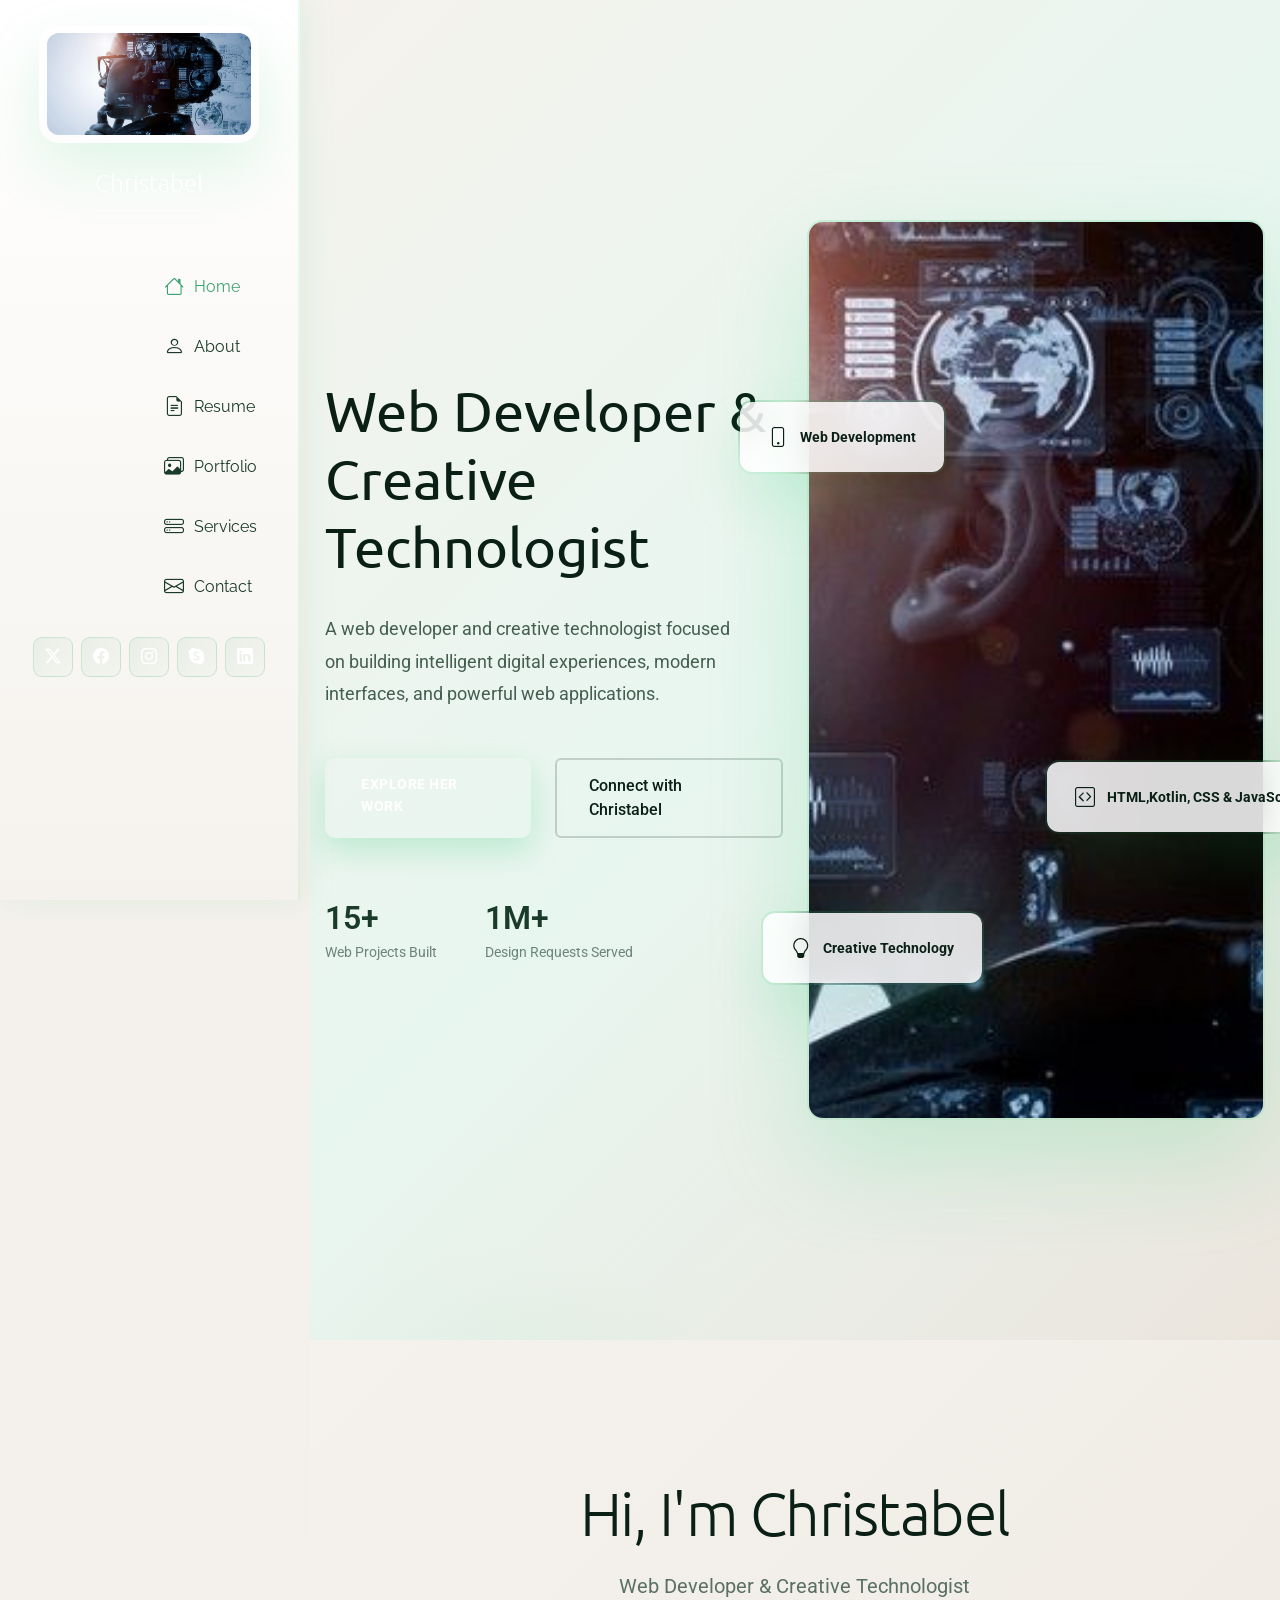
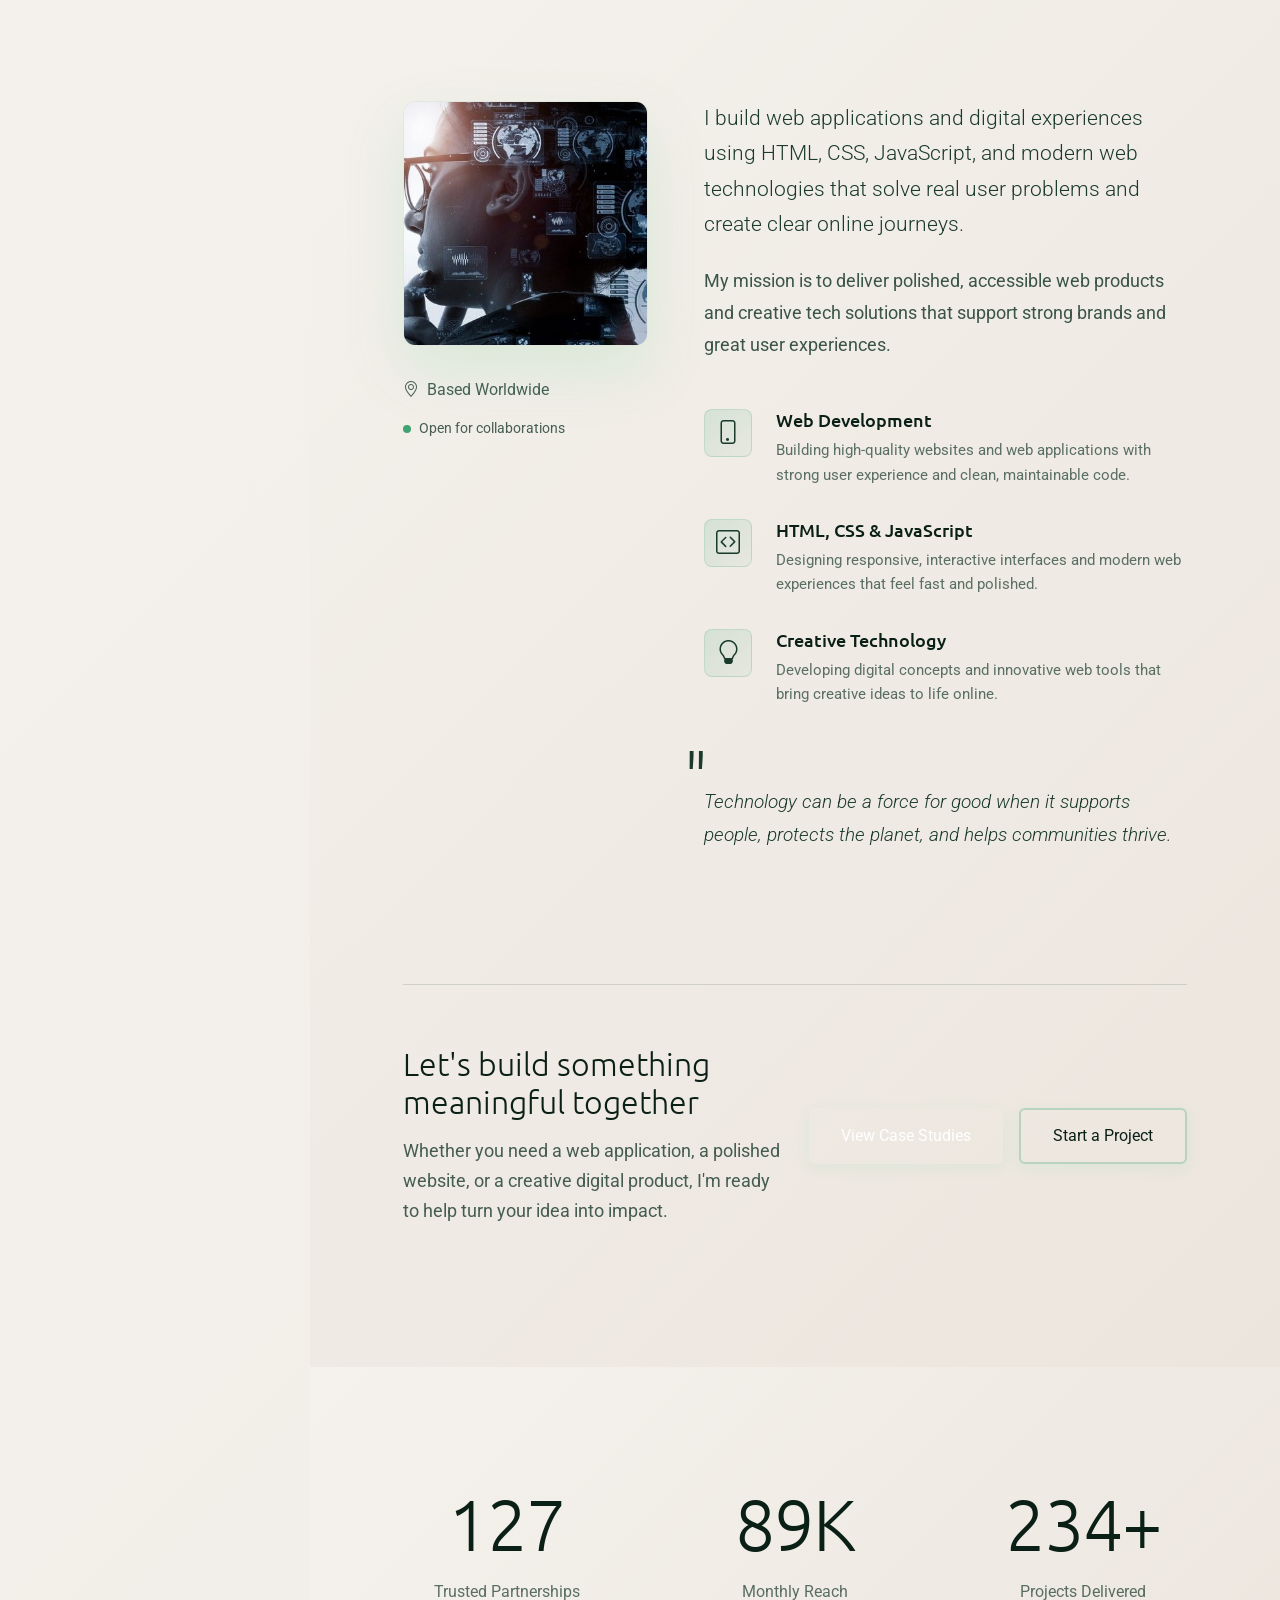
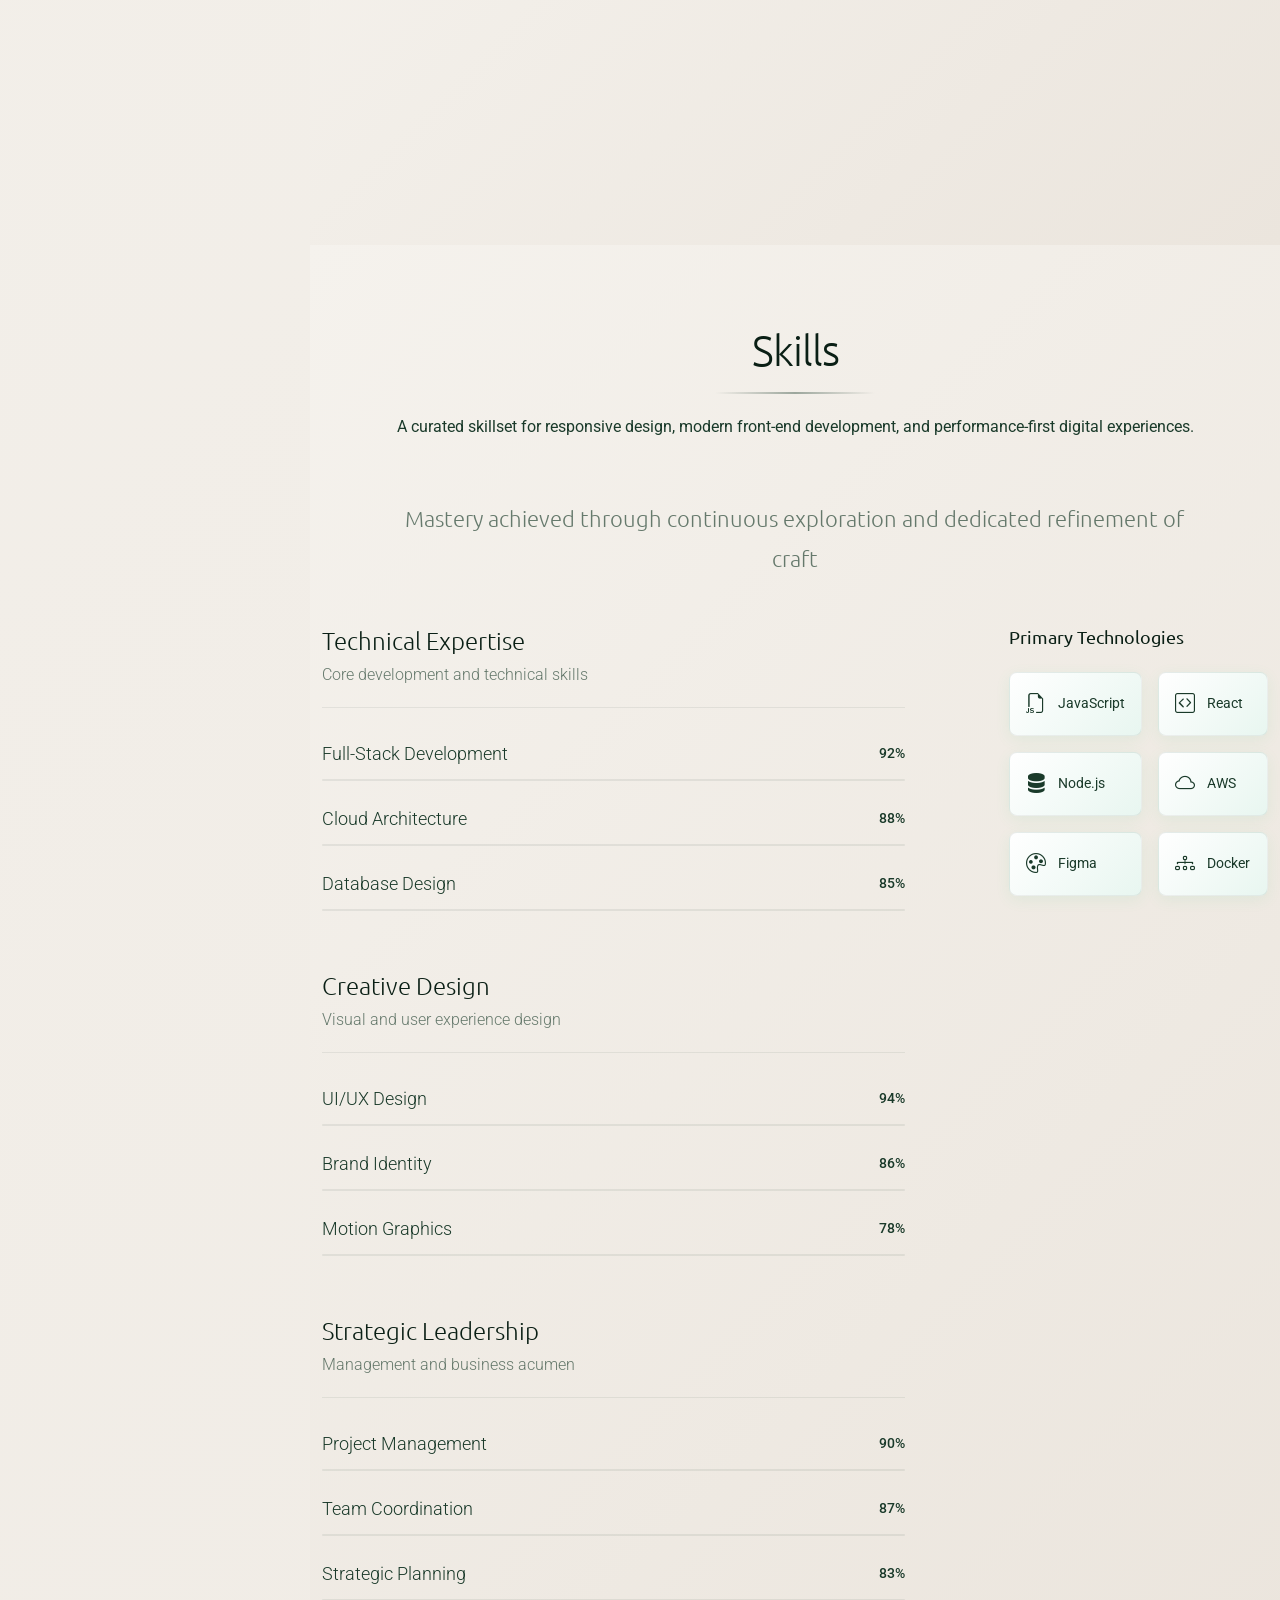
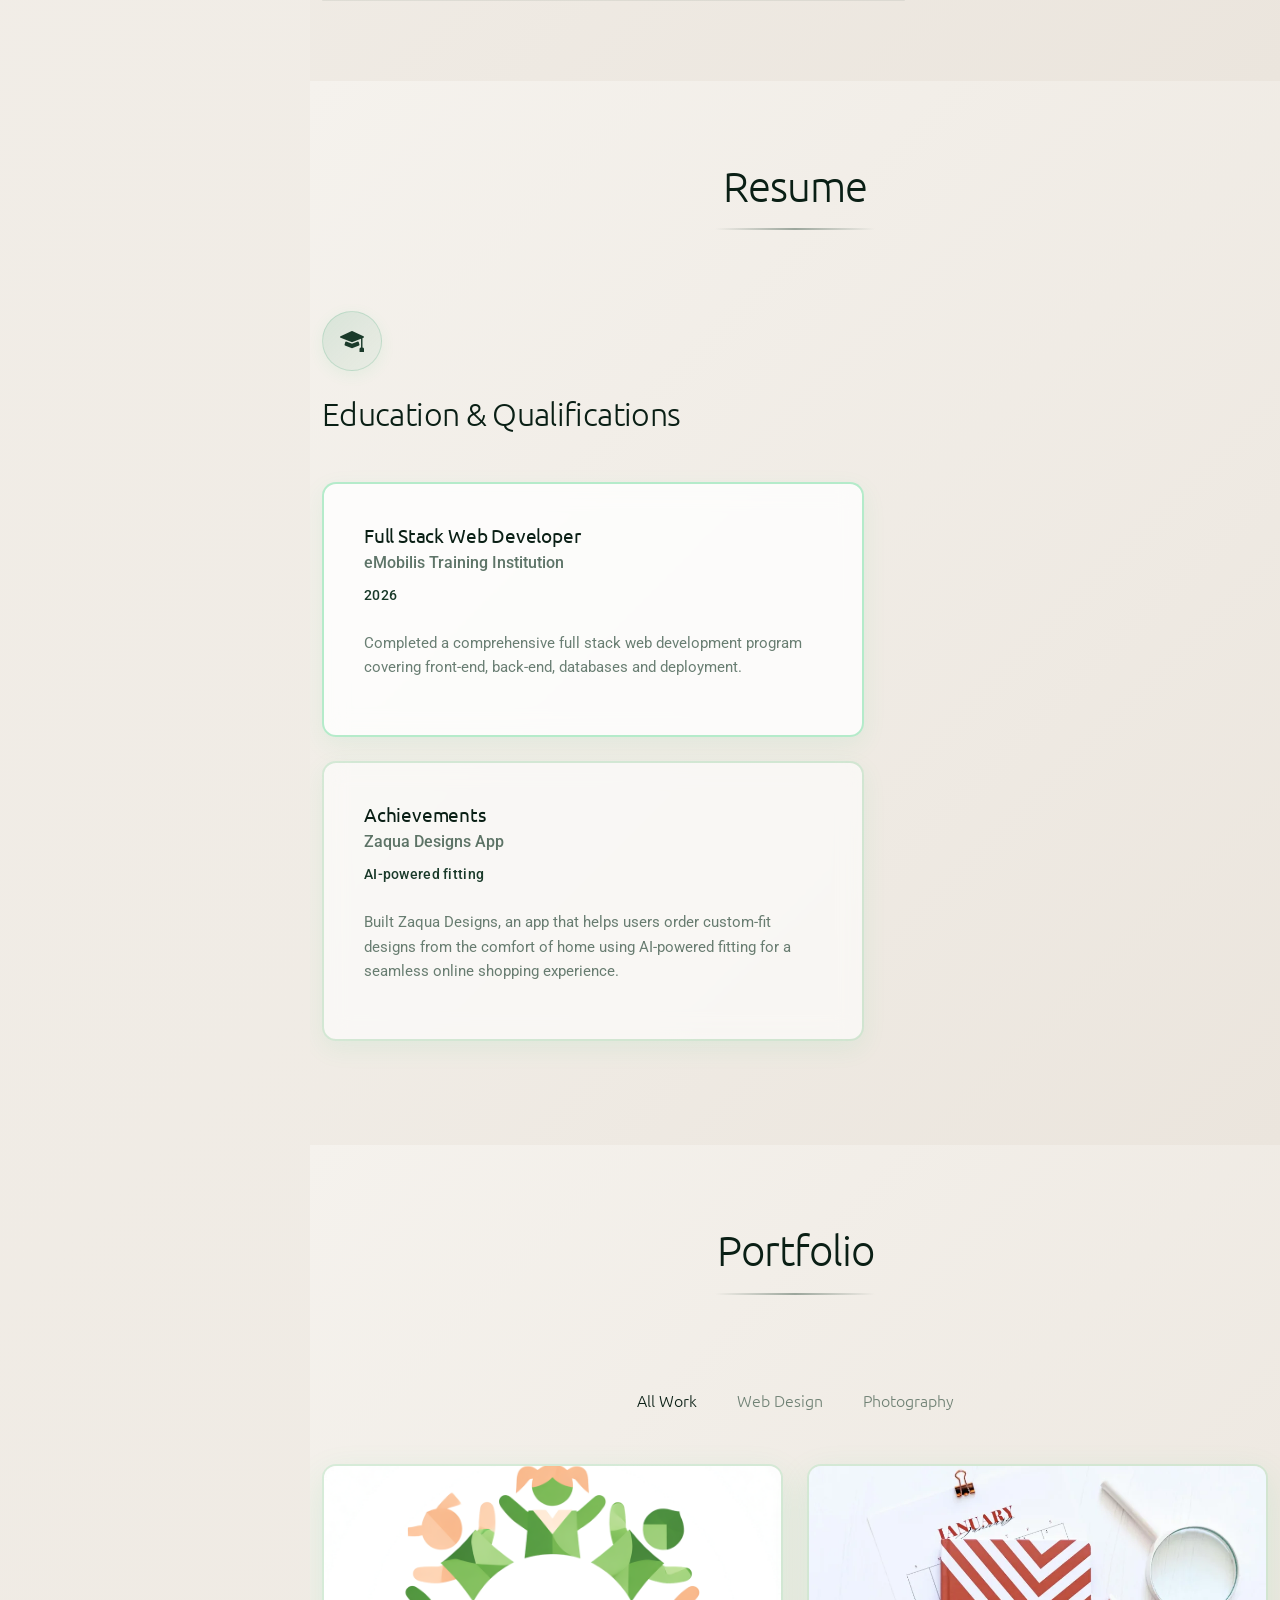
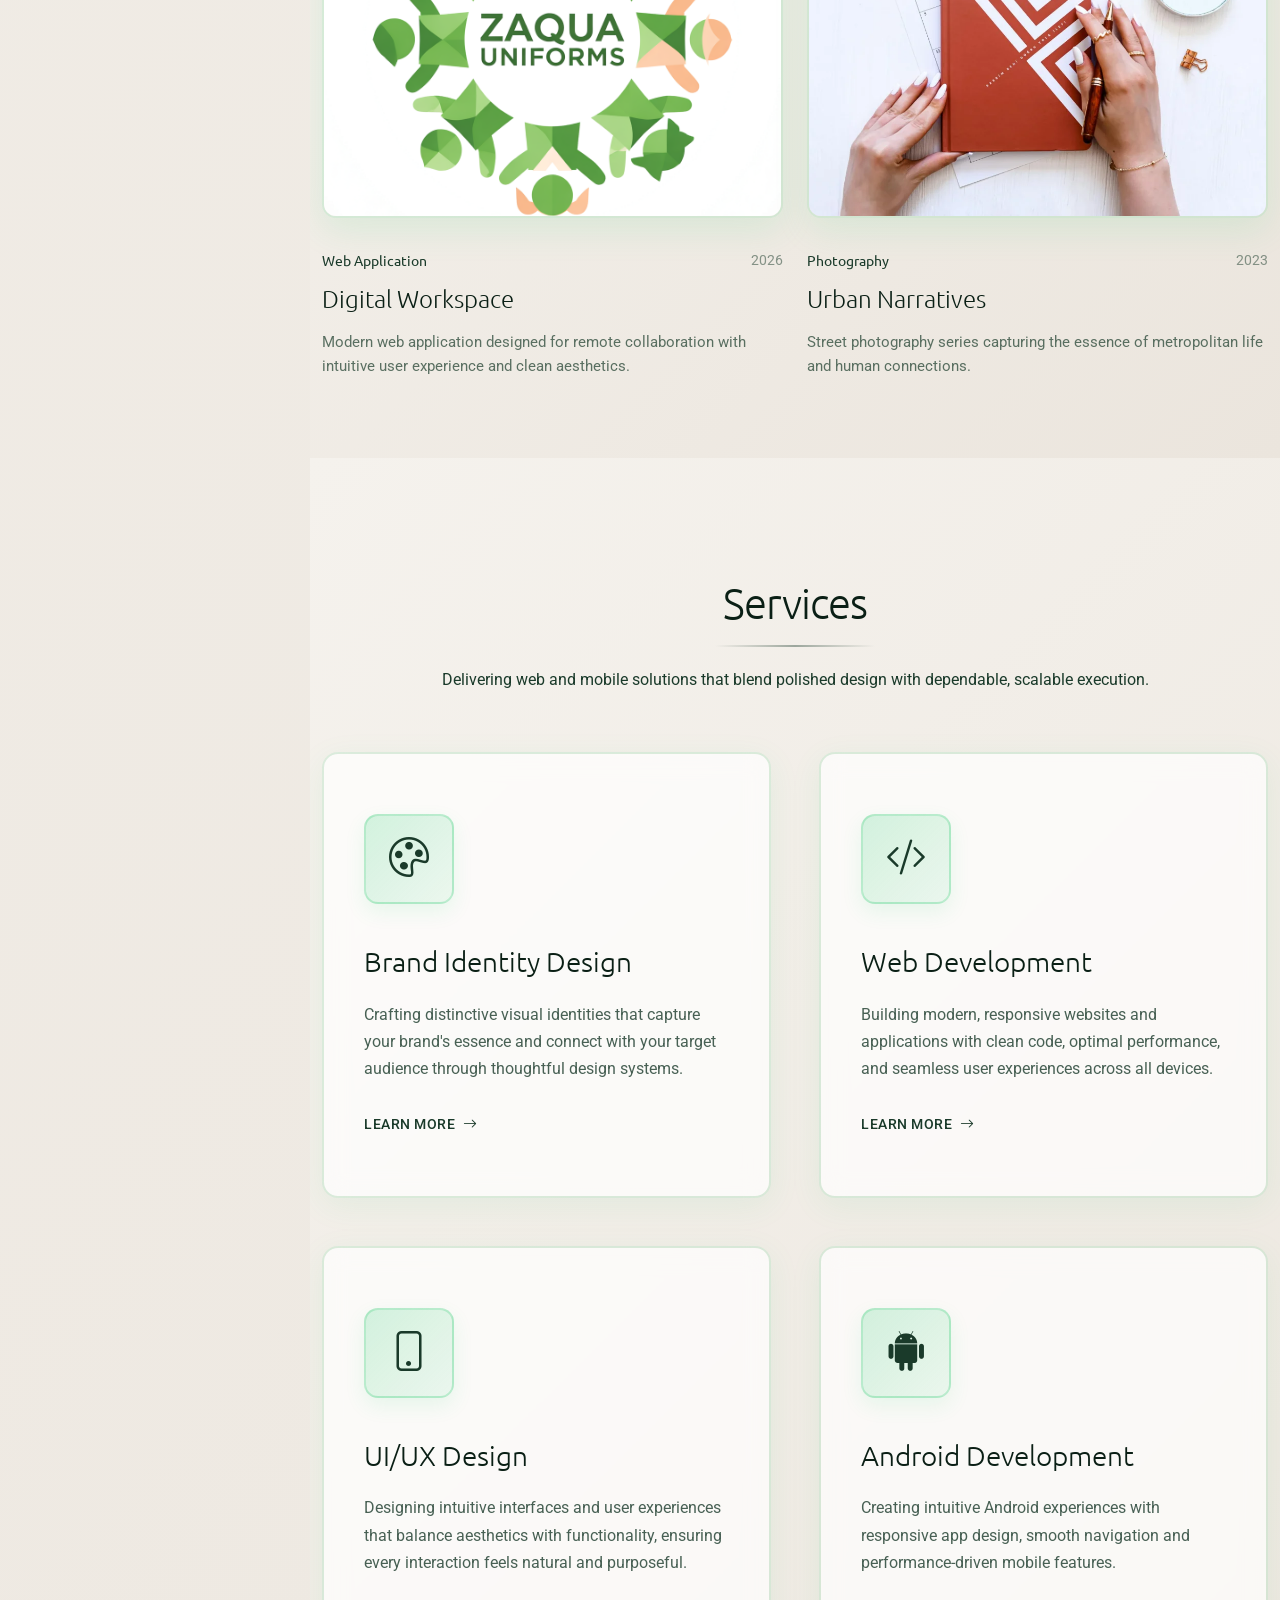
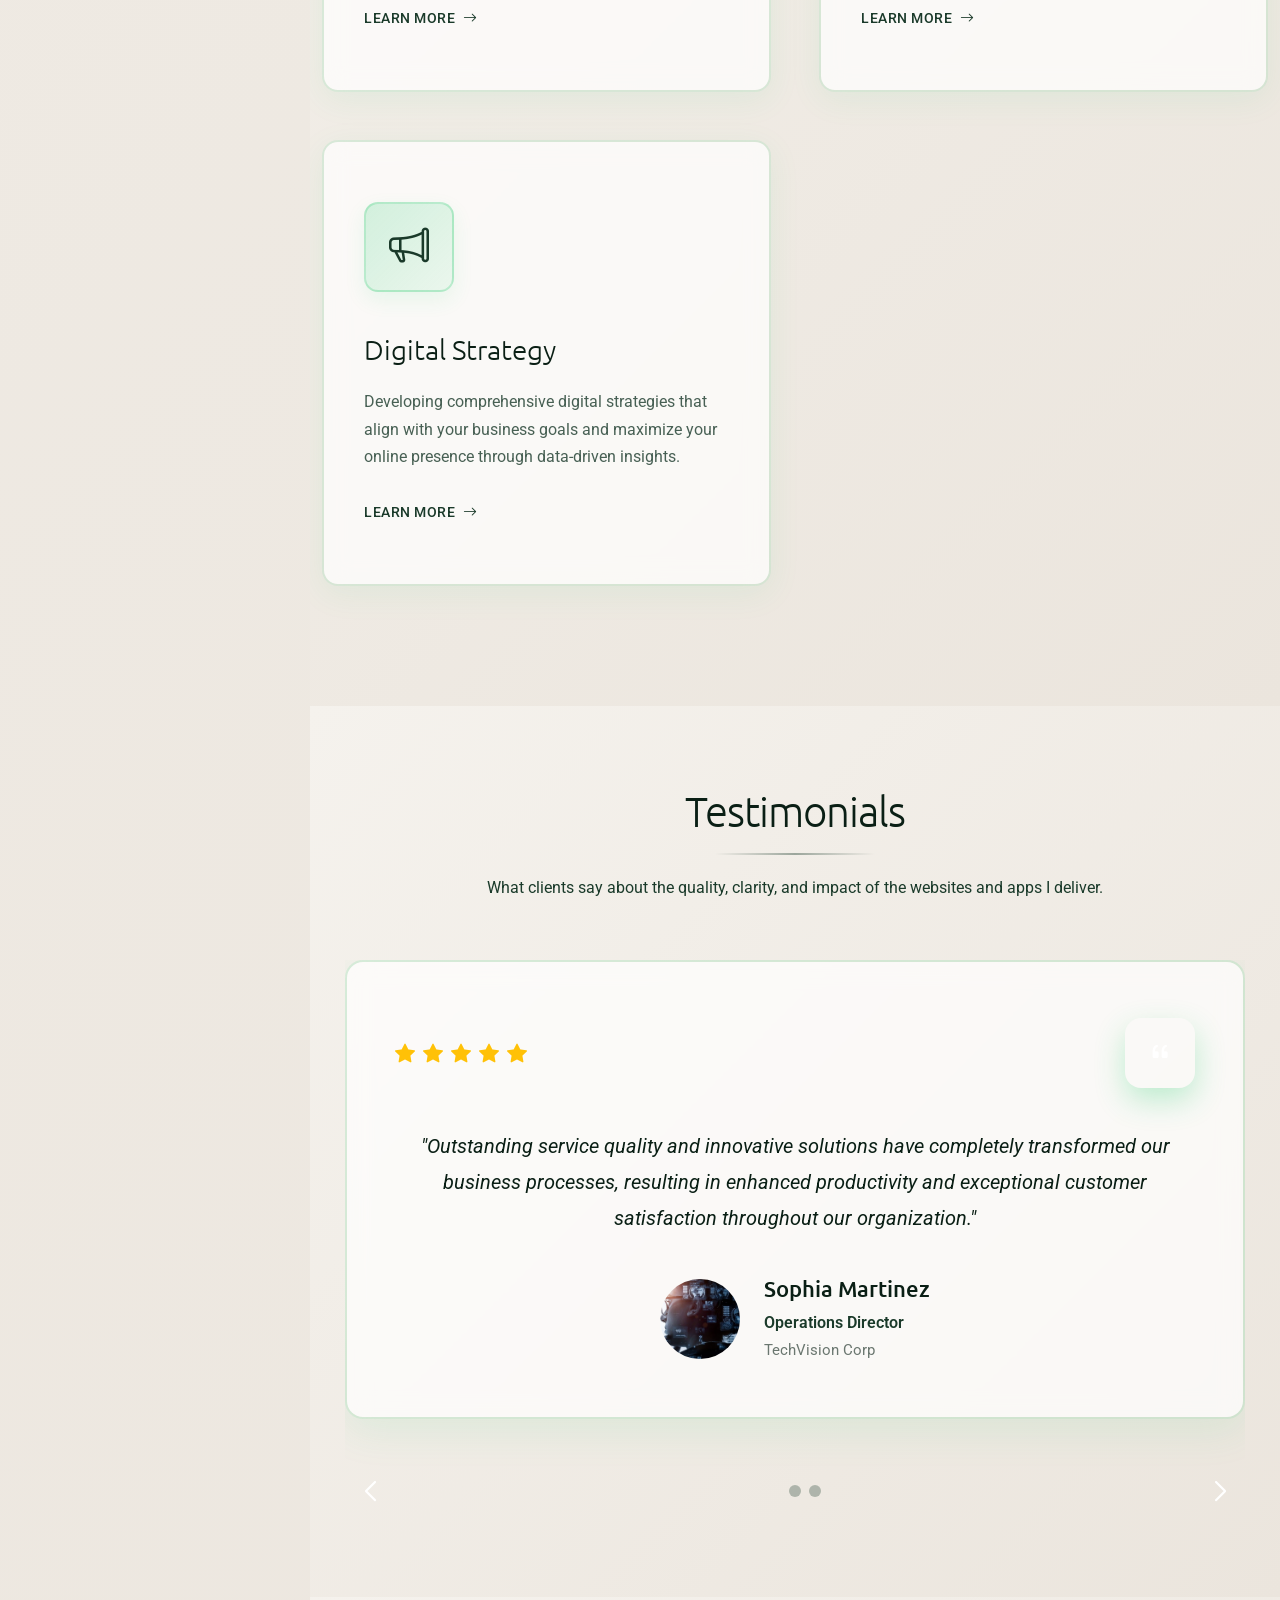
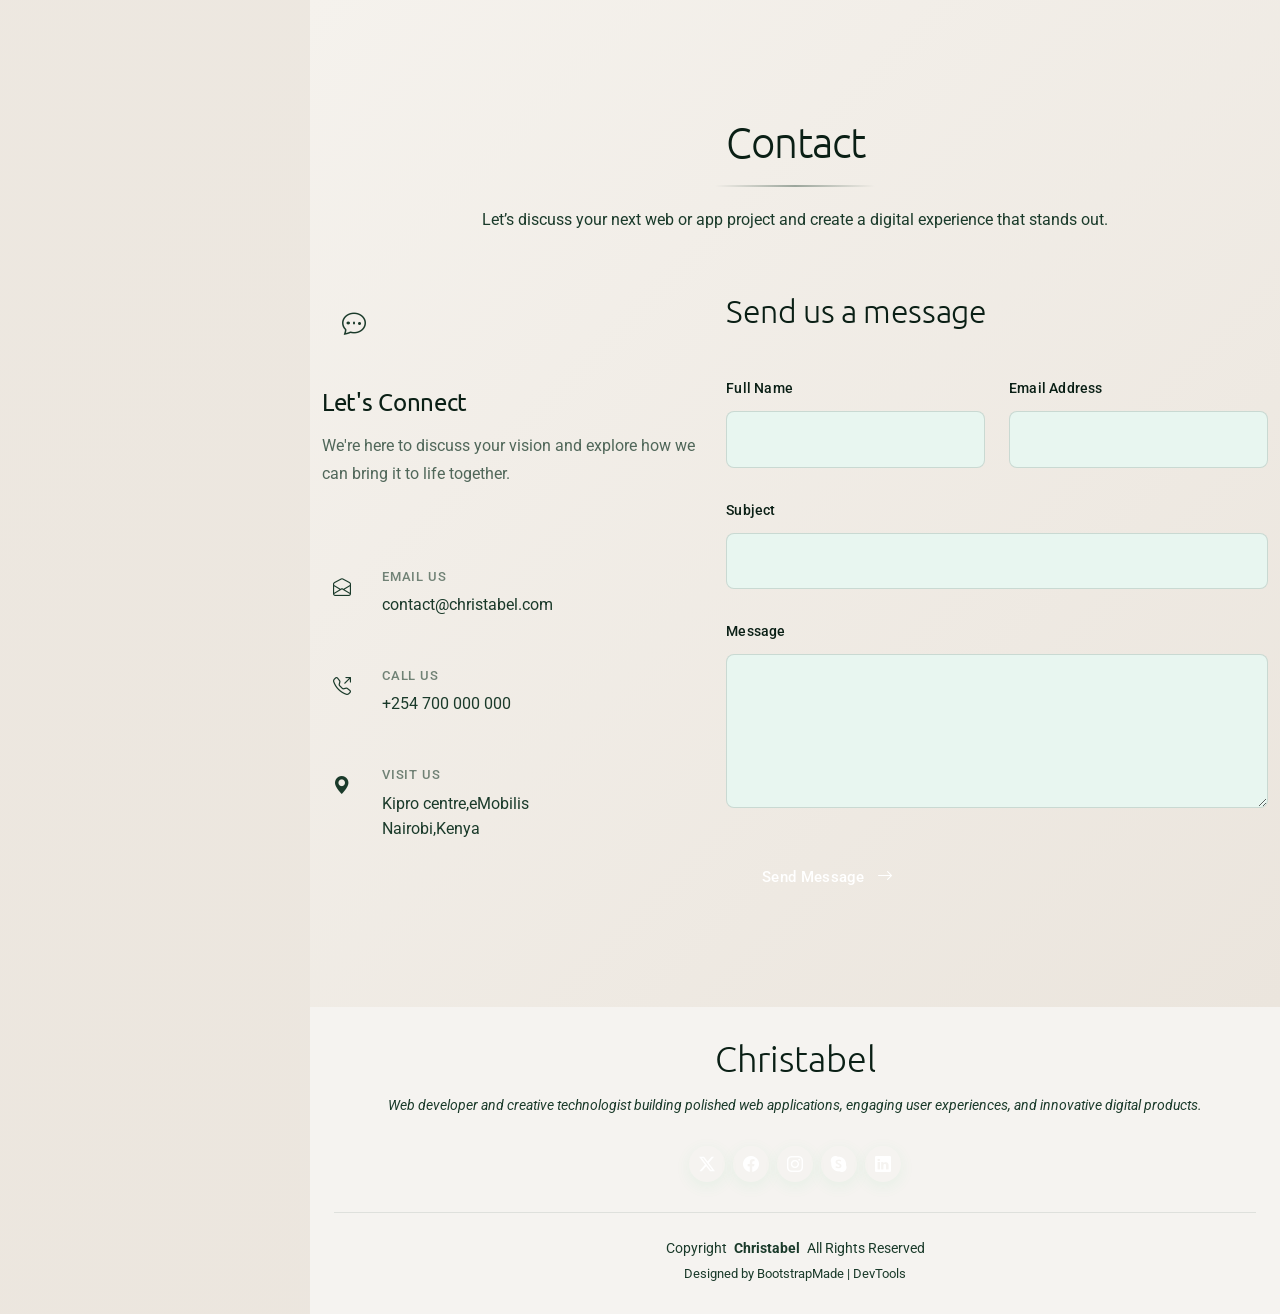
<file: index.html>
<!DOCTYPE html>
<html lang="en">

<head>
  <meta charset="utf-8">
  <meta content="width=device-width, initial-scale=1.0" name="viewport">
  <title>Personal portfolio</title>
  <meta name="description" content="">
  <meta name="keywords" content="">
  <link href="assets/img/favicon.png" rel="icon">
  <link href="assets/img/apple-touch-icon.png" rel="apple-touch-icon">
  <link href="https://fonts.googleapis.com" rel="preconnect">
  <link href="https://fonts.gstatic.com" rel="preconnect" crossorigin>
  <link href="https://fonts.googleapis.com/css2?family=Roboto:ital,wght@0,100;0,300;0,400;0,500;0,700;0,900;1,100;1,300;1,400;1,500;1,700;1,900&family=Raleway:ital,wght@0,100;0,200;0,300;0,400;0,500;0,600;0,700;0,800;0,900;1,100;1,200;1,300;1,400;1,500;1,600;1,700;1,800;1,900&family=Ubuntu:ital,wght@0,300;0,400;0,500;0,700;1,300;1,400;1,500;1,700&display=swap" rel="stylesheet">

  <link href="assets/vendor/bootstrap/css/bootstrap.min.css" rel="stylesheet">
  <link href="assets/vendor/bootstrap-icons/bootstrap-icons.css" rel="stylesheet">
  <link href="assets/vendor/aos/aos.css" rel="stylesheet">
  <link href="assets/vendor/glightbox/css/glightbox.min.css" rel="stylesheet">
  <link href="assets/vendor/swiper/swiper-bundle.min.css" rel="stylesheet">
  <link href="assets/css/main.css" rel="stylesheet">

  
</head>

<body class="index-page">

  <header id="header" class="header dark-background d-flex flex-column justify-content-between">
    <i class="header-toggle d-xl-none bi bi-list"></i>

    <div class="header-top">
      <div class="profile-img">
          <img src="assets/img/person/image1.jpg" alt="Christabel profile" class="img-fluid">
        </div>

        <a href="index.html" class="logo d-flex align-items-center justify-content-center">
          <!-- Uncomment the line below if you also wish to use an image logo -->

          <h1 class="sitename">Christabel</h1>
    <nav id="navmenu" class="navmenu">
      <ul>
        <li><a href="#hero" class="active"><i class="bi bi-house navicon"></i>Home</a></li>
        <li><a href="#about"><i class="bi bi-person navicon"></i> About</a></li>
        <li><a href="#resume"><i class="bi bi-file-earmark-text navicon"></i> Resume</a></li>
        <li><a href="#portfolio"><i class="bi bi-images navicon"></i> Portfolio</a></li>
        <li><a href="#services"><i class="bi bi-hdd-stack navicon"></i> Services</a></li>
        
        <li><a href="#contact"><i class="bi bi-envelope navicon"></i> Contact</a></li>
      </ul>
    </nav>

    <div class="social-links text-center">
      <a href="#" class="twitter"><i class="bi bi-twitter-x"></i></a>
      <a href="#" class="facebook"><i class="bi bi-facebook"></i></a>
      <a href="#" class="instagram"><i class="bi bi-instagram"></i></a>
      <a href="#" class="google-plus"><i class="bi bi-skype"></i></a>
      <a href="#" class="linkedin"><i class="bi bi-linkedin"></i></a>
    </div>
  </header>

  <main class="main">

    <!-- Hero Section -->
    <section id="hero" class="hero section">

      <div class="container" data-aos="fade-up" data-aos-delay="100">

        <div class="row align-items-center">
          <div class="col-lg-6 order-2 order-lg-1">
            <div class="hero-content">
              <h1 data-aos="fade-up" data-aos-delay="200">
                <span class="accent-text">Web Developer & Creative Technologist</span>
              </h1>
              <p class="hero-description" data-aos="fade-up" data-aos-delay="300">
                A web developer and creative technologist focused on building intelligent digital experiences, modern interfaces, and powerful web applications.
              </p>
              <div class="hero-actions" data-aos="fade-up" data-aos-delay="400">
                <a href="#portfolio" class="btn-primary">Explore Her Work</a>
                <a href="#contact" class="btn-secondary">Connect with Christabel</a>
              </div>
              <div class="hero-stats" data-aos="fade-up" data-aos-delay="500">
                <div class="stat-item">
                  <span class="stat-number">15+</span>
                  <span class="stat-label">Web Projects Built</span>
                </div>
                <div class="stat-item">
                  <span class="stat-number">1M+</span>
                  <span class="stat-label">Design Requests Served</span>
                </div>
              </div>
            </div>
          </div>

          <div class="col-lg-6 order-1 order-lg-2">
            <div class="hero-image" data-aos="fade-up" data-aos-delay="300">
              <div class="image-wrapper">
                <img src="assets/img/person/image1.jpg" alt="Portrait of Christabel developer " class="img-fluid main-image">
                <div class="floating-card card-1" data-aos="fade-up" data-aos-delay="600">
                  <i class="bi bi-phone"></i>
                  <span>Web Development</span>
                </div>
                <div class="floating-card card-2" data-aos="fade-up" data-aos-delay="700">
                  <i class="bi bi-code-square"></i>
                  <span>HTML,Kotlin, CSS & JavaScript</span>
                </div>
                <div class="floating-card card-3" data-aos="fade-up" data-aos-delay="800">
                  <i class="bi bi-lightbulb"></i>
                  <span>Creative Technology</span>
                </div>
              </div>
            </div>
          </div>
        </div>

      </div>

    </section><!-- /Hero Section -->

    <!-- About Section -->
    <section id="about" class="about section">

      <div class="container" data-aos="fade-up" data-aos-delay="100">

        <div class="row justify-content-center">
          <div class="col-lg-10">

            <div class="intro-header text-center" data-aos="fade-up" data-aos-delay="150">
              <h1>Hi, I'm Christabel</h1>
              <p class="subtitle">Web Developer &amp; Creative Technologist</p>
            </div>

            <div class="main-content-wrapper">
              <div class="row align-items-start">

                <div class="col-lg-4" data-aos="fade-right" data-aos-delay="200">
                  <div class="profile-section">
                    <div class="profile-image-container">
                    <img src="assets/img/person/image1.jpg" class="img-fluid" alt="Christabel, Web Developer and Creative Technologist profile image">
                    </div>
                    <div class="profile-meta">
                      <div class="location">
                        <i class="bi bi-geo-alt"></i>
                        <span>Based Worldwide</span>
                      </div>
                      <div class="status">
                        <div class="status-indicator"></div>
                        <span>Open for collaborations</span>
                      </div>
                    </div>
                  </div>
                </div>

                <div class="col-lg-8" data-aos="fade-left" data-aos-delay="250">
                  <div class="content-area">

                    <div class="story-block">
                      <p class="lead-text">I build web applications and digital experiences using HTML, CSS, JavaScript, and modern web technologies that solve real user problems and create clear online journeys.</p>

                      <p>My mission is to deliver polished, accessible web products and creative tech solutions that support strong brands and great user experiences.</p>
                    </div>

                    <div class="expertise-grid">
                      <div class="expertise-item" data-aos="zoom-in" data-aos-delay="300">
                        <div class="expertise-icon">
                          <i class="bi bi-phone"></i>
                        </div>
                        <div class="expertise-content">
                          <h4>Web Development</h4>
                          <p>Building high-quality websites and web applications with strong user experience and clean, maintainable code.</p>
                        </div>
                      </div>

                      <div class="expertise-item" data-aos="zoom-in" data-aos-delay="350">
                        <div class="expertise-icon">
                          <i class="bi bi-code-square"></i>
                        </div>
                        <div class="expertise-content">
                          <h4>HTML, CSS &amp; JavaScript</h4>
                          <p>Designing responsive, interactive interfaces and modern web experiences that feel fast and polished.</p>
                        </div>
                      </div>

                      <div class="expertise-item" data-aos="zoom-in" data-aos-delay="400">
                        <div class="expertise-icon">
                          <i class="bi bi-lightbulb"></i>
                        </div>
                        <div class="expertise-content">
                          <h4>Creative Technology</h4>
                          <p>Developing digital concepts and innovative web tools that bring creative ideas to life online.</p>
                        </div>
                      </div>
                    </div>

                    <div class="philosophy-quote" data-aos="fade-up" data-aos-delay="450">
                      <div class="quote-mark">"</div>
                      <p>Technology can be a force for good when it supports people, protects the planet, and helps communities thrive.</p>
                    </div>

                  </div>
                </div>

              </div>
            </div>

            <div class="bottom-section" data-aos="fade-up" data-aos-delay="500">
              <div class="row align-items-center">
                <div class="col-lg-6">
                  <div class="collaboration-text">
                    <h3>Let's build something meaningful together</h3>
                    <p>Whether you need a web application, a polished website, or a creative digital product, I'm ready to help turn your idea into impact.</p>
                  </div>
                </div>
                <div class="col-lg-6">
                  <div class="action-buttons">
                    <a href="#portfolio" class="btn-custom primary">View Case Studies</a>
                    <a href="#contact" class="btn-custom secondary">Start a Project</a>
                  </div>
                </div>
              </div>
            </div>

          </div>
        </div>

      </div>

    </section><!-- /About Section -->

    <!-- Stats Section -->
    <section id="stats" class="stats section light-background">

      <div class="container" data-aos="fade-up" data-aos-delay="100">

        <div class="row justify-content-center">
          <div class="col-lg-10">

            <div class="stats-grid">
              <div class="stat-item" data-aos="fade-up" data-aos-delay="200">
                <div class="stat-number">
                  <span data-purecounter-start="0" data-purecounter-end="127" data-purecounter-duration="1" class="purecounter"></span>
                </div>
                <p class="stat-label">Trusted Partnerships</p>
              </div>

              <div class="stat-item" data-aos="fade-up" data-aos-delay="300">
                <div class="stat-number">
                  <span data-purecounter-start="0" data-purecounter-end="89" data-purecounter-duration="1" class="purecounter"></span>K
                </div>
                <p class="stat-label">Monthly Reach</p>
              </div>

              <div class="stat-item" data-aos="fade-up" data-aos-delay="400">
                <div class="stat-number">
                  <span data-purecounter-start="0" data-purecounter-end="234" data-purecounter-duration="1" class="purecounter"></span>+
                </div>
                <p class="stat-label">Projects Delivered</p>
              </div>
            </div>

          </div>
        </div>

      </div>

    </section><!-- /Stats Section -->

    <!-- Skills Section -->
    <section id="skills" class="skills section">

      <!-- Section Title -->
      <div class="container section-title" data-aos="fade-up">
        <h2>Skills</h2>
        <p>A curated skillset for responsive design, modern front-end development, and performance-first digital experiences.</p>
      </div><!-- End Section Title -->

      <div class="container" data-aos="fade-up" data-aos-delay="100">

        <div class="row justify-content-center">
          <div class="col-lg-10">
            <div class="intro-content text-center mb-5" data-aos="fade-up" data-aos-delay="150">
              <p class="lead-text">Mastery achieved through continuous exploration and dedicated refinement of craft</p>
            </div>
          </div>
        </div>

        <div class="row">
          <div class="col-lg-8">
            <div class="skills-container">

              <div class="skill-category skills-animation" data-aos="fade-up" data-aos-delay="200">
                <div class="category-header">
                  <h3 class="category-title">Technical Expertise</h3>
                  <p class="category-subtitle">Core development and technical skills</p>
                </div>
                <div class="skills-list">
                  <div class="skill-row">
                    <div class="skill-info">
                      <span class="skill-name">Full-Stack Development</span>
                      <span class="skill-percentage">92%</span>
                    </div>
                    <div class="progress">
                      <div class="progress-bar" role="progressbar" aria-valuenow="92" aria-valuemin="0" aria-valuemax="100"></div>
                    </div>
                  </div>
                  <div class="skill-row">
                    <div class="skill-info">
                      <span class="skill-name">Cloud Architecture</span>
                      <span class="skill-percentage">88%</span>
                    </div>
                    <div class="progress">
                      <div class="progress-bar" role="progressbar" aria-valuenow="88" aria-valuemin="0" aria-valuemax="100"></div>
                    </div>
                  </div>
                  <div class="skill-row">
                    <div class="skill-info">
                      <span class="skill-name">Database Design</span>
                      <span class="skill-percentage">85%</span>
                    </div>
                    <div class="progress">
                      <div class="progress-bar" role="progressbar" aria-valuenow="85" aria-valuemin="0" aria-valuemax="100"></div>
                    </div>
                  </div>
                </div>
              </div>

              <div class="skill-category skills-animation" data-aos="fade-up" data-aos-delay="250">
                <div class="category-header">
                  <h3 class="category-title">Creative Design</h3>
                  <p class="category-subtitle">Visual and user experience design</p>
                </div>
                <div class="skills-list">
                  <div class="skill-row">
                    <div class="skill-info">
                      <span class="skill-name">UI/UX Design</span>
                      <span class="skill-percentage">94%</span>
                    </div>
                    <div class="progress">
                      <div class="progress-bar" role="progressbar" aria-valuenow="94" aria-valuemin="0" aria-valuemax="100"></div>
                    </div>
                  </div>
                  <div class="skill-row">
                    <div class="skill-info">
                      <span class="skill-name">Brand Identity</span>
                      <span class="skill-percentage">86%</span>
                    </div>
                    <div class="progress">
                      <div class="progress-bar" role="progressbar" aria-valuenow="86" aria-valuemin="0" aria-valuemax="100"></div>
                    </div>
                  </div>
                  <div class="skill-row">
                    <div class="skill-info">
                      <span class="skill-name">Motion Graphics</span>
                      <span class="skill-percentage">78%</span>
                    </div>
                    <div class="progress">
                      <div class="progress-bar" role="progressbar" aria-valuenow="78" aria-valuemin="0" aria-valuemax="100"></div>
                    </div>
                  </div>
                </div>
              </div>

              <div class="skill-category skills-animation" data-aos="fade-up" data-aos-delay="300">
                <div class="category-header">
                  <h3 class="category-title">Strategic Leadership</h3>
                  <p class="category-subtitle">Management and business acumen</p>
                </div>
                <div class="skills-list">
                  <div class="skill-row">
                    <div class="skill-info">
                      <span class="skill-name">Project Management</span>
                      <span class="skill-percentage">90%</span>
                    </div>
                    <div class="progress">
                      <div class="progress-bar" role="progressbar" aria-valuenow="90" aria-valuemin="0" aria-valuemax="100"></div>
                    </div>
                  </div>
                  <div class="skill-row">
                    <div class="skill-info">
                      <span class="skill-name">Team Coordination</span>
                      <span class="skill-percentage">87%</span>
                    </div>
                    <div class="progress">
                      <div class="progress-bar" role="progressbar" aria-valuenow="87" aria-valuemin="0" aria-valuemax="100"></div>
                    </div>
                  </div>
                  <div class="skill-row">
                    <div class="skill-info">
                      <span class="skill-name">Strategic Planning</span>
                      <span class="skill-percentage">83%</span>
                    </div>
                    <div class="progress">
                      <div class="progress-bar" role="progressbar" aria-valuenow="83" aria-valuemin="0" aria-valuemax="100"></div>
                    </div>
                  </div>
                </div>
              </div>

            </div>
          </div>

          <div class="col-lg-4">
            <div class="skills-sidebar">

              <div class="technologies-section" data-aos="fade-up" data-aos-delay="400">
                <h5 class="tech-title">Primary Technologies</h5>
                <div class="tech-stack">
                  <div class="tech-item">
                    <i class="bi bi-filetype-js"></i>
                    <span>JavaScript</span>
                  </div>
                  <div class="tech-item">
                    <i class="bi bi-code-square"></i>
                    <span>React</span>
                  </div>
                  <div class="tech-item">
                    <i class="bi bi-server"></i>
                    <span>Node.js</span>
                  </div>
                  <div class="tech-item">
                    <i class="bi bi-cloud"></i>
                    <span>AWS</span>
                  </div>
                  <div class="tech-item">
                    <i class="bi bi-palette"></i>
                    <span>Figma</span>
                  </div>
                  <div class="tech-item">
                    <i class="bi bi-diagram-3"></i>
                    <span>Docker</span>
                  </div>
                </div>
              </div>

            </div>
          </div>
        </div>

      </div>

    </section><!-- /Skills Section -->

    <!-- Resume Section -->
    <section id="resume" class="resume section">

      <!-- Section Title -->
      <div class="container section-title" data-aos="fade-up">
        <h2>Resume</h2>
      </div>

      <div class="container" data-aos="fade-up" data-aos-delay="100">

        <div class="row align-items-start">
          <div class="col-lg-7 offset-lg-0" data-aos="fade-left" data-aos-delay="200">
            <div class="education-skills">
              <div class="section-intro">
                <div class="icon-wrapper">
                  <i class="bi bi-mortarboard-fill"></i>
                </div>
                <h2>Education &amp; Qualifications</h2>

              </div>

              <div class="education-grid">
                <div class="education-card primary" data-aos="zoom-in" data-aos-delay="300">
                  <div class="education-header">
                    <div class="degree-info">
                      <h3>Full Stack Web Developer</h3>
                      <p class="institution">eMobilis Training Institution</p>
                      <span class="graduation-year">2026</span>
                    </div>
                  </div>
                  <div class="education-details">
                    <p>Completed a comprehensive full stack web development program covering front-end, back-end, databases and deployment.</p>
                  </div>
                </div>

                <div class="education-card secondary" data-aos="zoom-in" data-aos-delay="350">
                  <div class="education-header">
                    <div class="degree-info">
                      <h3>Achievements</h3>
                      <p class="institution">Zaqua Designs App</p>
                      <span class="graduation-year">AI-powered fitting</span>
                    </div>
                  </div>
                  <div class="education-details">
                    <p>Built Zaqua Designs, an app that helps users order custom-fit designs from the comfort of home using AI-powered fitting for a seamless online shopping experience.</p>
                  </div>
                </div>
            </div>
          </div>
        </div>

      </div>

    </section><!-- /Resume Section -->

    <!-- Portfolio Section -->
    <section id="portfolio" class="portfolio section">

      <!-- Section Title -->
      <div class="container section-title" data-aos="fade-up">
        <h2>Portfolio</h2>
        
      </div>

      <div class="container" data-aos="fade-up" data-aos-delay="100">

        <div class="isotope-layout" data-default-filter="*" data-layout="masonry" data-sort="original-order">

          <div class="filters-wrapper" data-aos="fade-up" data-aos-delay="200">
            <ul class="portfolio-filters isotope-filters">
              <li data-filter="*" class="filter-active">All Work</li>
              <li data-filter=".filter-web">Web Design</li>
              <li data-filter=".filter-photography">Photography</li>
            </ul>
          </div>

          <div class="row gy-5 portfolio-container isotope-container" data-aos="fade-up" data-aos-delay="300">



            <div class="col-lg-6 portfolio-item isotope-item filter-web">
              <div class="portfolio-card">
                <div class="portfolio-image">
                  <img src="assets/img/portfolio/zaqua7.png" class="img-fluid" alt="Digital Platform" loading="lazy">
                  <div class="portfolio-overlay">
                    <div class="portfolio-actions">
                      <a href="assets/img/portfolio/zaqua7.png" class="glightbox action-btn preview-btn" title="Digital Workspace"><i class="bi bi-eye"></i></a>
                      <a href="portfolio-details.html" class="action-btn details-btn" title="View Project"><i class="bi bi-arrow-up-right"></i></a>
                    </div>
                  </div>
                </div>
                <div class="portfolio-content">
                  <div class="portfolio-meta">
                    <span class="portfolio-category">Web Application</span>
                    <span class="portfolio-year">2026</span>
                  </div>
                  <h3 class="portfolio-title">Digital Workspace</h3>
                  <p class="portfolio-description">Modern web application designed for remote collaboration with intuitive user experience and clean aesthetics.</p>
                </div>
              </div>
            </div><!-- End Portfolio Item -->

            <div class="col-lg-6 portfolio-item isotope-item filter-photography">
              <div class="portfolio-card">
                <div class="portfolio-image">
                  <img src="assets/img/portfolio/portfolio-12.webp" class="img-fluid" alt="Urban Photography" loading="lazy">
                  <div class="portfolio-overlay">
                    <div class="portfolio-actions">
                      <a href="assets/img/real/creative-portrait-1600.jpg" class="glightbox action-btn preview-btn" title="Urban Narratives"><i class="bi bi-eye"></i></a>
                      <a href="portfolio-details.html" class="action-btn details-btn" title="View Project"><i class="bi bi-arrow-up-right"></i></a>
                    </div>
                  </div>
                </div>
                <div class="portfolio-content">
                  <div class="portfolio-meta">
                    <span class="portfolio-category">Photography</span>
                    <span class="portfolio-year">2023</span>
                  </div>
                  <h3 class="portfolio-title">Urban Narratives</h3>
                  <p class="portfolio-description">Street photography series capturing the essence of metropolitan life and human connections.</p>
                </div>
              </div>
            </div><!-- End Portfolio Item -->

          </div><!-- End Portfolio Container -->

        </div>

      </div>

    </section><!-- /Portfolio Section -->

    <!-- Services Section -->
    <section id="services" class="services section">

      <!-- Section Title -->
      <div class="container section-title" data-aos="fade-up">
        <h2>Services</h2>
        <p>Delivering web and mobile solutions that blend polished design with dependable, scalable execution.</p>
      </div><!-- End Section Title -->

      <div class="container" data-aos="fade-up" data-aos-delay="100">

        <div class="row g-5">

          <div class="col-lg-6" data-aos="fade-right" data-aos-delay="200">
            <div class="service-item">
              <div class="service-icon">
                <i class="bi bi-palette"></i>
              </div>
              <div class="service-content">
                <h3><a href="service-details.html">Brand Identity Design</a></h3>
                <p>Crafting distinctive visual identities that capture your brand's essence and connect with your target audience through thoughtful design systems.</p>
                <a href="service-details.html" class="read-more">
                  <span>Learn More</span>
                  <i class="bi bi-arrow-right"></i>
                </a>
              </div>
            </div>
          </div>

          <div class="col-lg-6" data-aos="fade-left" data-aos-delay="250">
            <div class="service-item">
              <div class="service-icon">
                <i class="bi bi-code-slash"></i>
              </div>
              <div class="service-content">
                <h3><a href="service-details.html">Web Development</a></h3>
                <p>Building modern, responsive websites and applications with clean code, optimal performance, and seamless user experiences across all devices.</p>
                <a href="service-details.html" class="read-more">
                  <span>Learn More</span>
                  <i class="bi bi-arrow-right"></i>
                </a>
              </div>
            </div>
          </div>

          <div class="col-lg-6" data-aos="fade-right" data-aos-delay="300">
            <div class="service-item">
              <div class="service-icon">
                <i class="bi bi-phone"></i>
              </div>
              <div class="service-content">
                <h3><a href="service-details.html">UI/UX Design</a></h3>
                <p>Designing intuitive interfaces and user experiences that balance aesthetics with functionality, ensuring every interaction feels natural and purposeful.</p>
                <a href="service-details.html" class="read-more">
                  <span>Learn More</span>
                  <i class="bi bi-arrow-right"></i>
                </a>
              </div>
            </div>
          </div>

          <div class="col-lg-6" data-aos="fade-left" data-aos-delay="350">
            <div class="service-item">
              <div class="service-icon">
                <i class="bi bi-android2"></i>
              </div>
              <div class="service-content">
                <h3><a href="service-details.html">Android Development</a></h3>
                <p>Creating intuitive Android experiences with responsive app design, smooth navigation and performance-driven mobile features.</p>
                <a href="service-details.html" class="read-more">
                  <span>Learn More</span>
                  <i class="bi bi-arrow-right"></i>
                </a>
              </div>
            </div>
          </div>

          <div class="col-lg-6" data-aos="fade-left" data-aos-delay="350">
            <div class="service-item">
              <div class="service-icon">
                <i class="bi bi-megaphone"></i>
              </div>
              <div class="service-content">
                <h3><a href="service-details.html">Digital Strategy</a></h3>
                <p>Developing comprehensive digital strategies that align with your business goals and maximize your online presence through data-driven insights.</p>
                <a href="service-details.html" class="read-more">
                  <span>Learn More</span>
                  <i class="bi bi-arrow-right"></i>
                </a>
              </div>
            </div>
          </div>

        </div>

      </div>

    </section><!-- /Services Section -->

    <!-- Testimonials Section -->
    <section id="testimonials" class="testimonials section light-background">

      <!-- Section Title -->
      <div class="container section-title" data-aos="fade-up">
        <h2>Testimonials</h2>
        <p>What clients say about the quality, clarity, and impact of the websites and apps I deliver.</p>
      </div><!-- End Section Title -->

      <div class="container" data-aos="fade-up" data-aos-delay="100">

        <div class="testimonials-slider swiper init-swiper">
          <script type="application/json" class="swiper-config">
            {
              "loop": true,
              "speed": 600,
              "autoplay": {
                "delay": 5000
              },
              "slidesPerView": 1,
              "spaceBetween": 30,
              "pagination": {
                "el": ".swiper-pagination",
                "type": "bullets",
                "clickable": true
              },
              "navigation": {
                "nextEl": ".swiper-button-next",
                "prevEl": ".swiper-button-prev"
              }
            }
          </script>
          <div class="swiper-wrapper">

            <div class="swiper-slide">
              <div class="testimonial-slide" data-aos="fade-up" data-aos-delay="200">
                <div class="testimonial-header">
                  <div class="stars-rating">
                    <i class="bi bi-star-fill"></i>
                    <i class="bi bi-star-fill"></i>
                    <i class="bi bi-star-fill"></i>
                    <i class="bi bi-star-fill"></i>
                    <i class="bi bi-star-fill"></i>
                  </div>
                  <div class="quote-icon">
                    <i class="bi bi-quote"></i>
                  </div>
                </div>
                <div class="testimonial-body">
                  <p>"Outstanding service quality and innovative solutions have completely transformed our business processes, resulting in enhanced productivity and exceptional customer satisfaction throughout our organization."</p>
                </div>
                <div class="testimonial-footer">
                  <div class="author-info">
                    <img src="assets/img/person/image1.jpg" alt="Author" class="author-avatar">
                    <div class="author-details">
                      <h4>Sophia Martinez</h4>
                      <span class="role">Operations Director</span>
                      <span class="company">TechVision Corp</span>
                    </div>
                  </div>
                </div>
              </div>
            </div>

            <div class="swiper-slide">
              <div class="testimonial-slide" data-aos="fade-up" data-aos-delay="300">
                <div class="testimonial-header">
                  <div class="stars-rating">
                    <i class="bi bi-star-fill"></i>
                    <i class="bi bi-star-fill"></i>
                    <i class="bi bi-star-fill"></i>
                    <i class="bi bi-star-fill"></i>
                    <i class="bi bi-star-fill"></i>
                  </div>
                  <div class="quote-icon">
                    <i class="bi bi-quote"></i>
                  </div>
                </div>
                <div class="testimonial-body">
                  <p>"Professional expertise and dedicated support have significantly improved our project delivery timelines while maintaining exceptional quality standards across all our initiatives."</p>
                </div>
                <div class="testimonial-footer">
                  <div class="author-info">
                    <img src="assets/img/person/image1.jpg" alt="Author" class="author-avatar">
                    <div class="author-details">
                      <h4>Michael Anderson</h4>
                      <span class="role">Project Manager</span>
                      <span class="company">InnovateTech Ltd</span>
                    </div>
                  </div>
                </div>
              </div>
            </div>

            <div class="swiper-slide">
              <div class="testimonial-slide" data-aos="fade-up" data-aos-delay="400">
                <div class="testimonial-header">
                  <div class="stars-rating">
                    <i class="bi bi-star-fill"></i>
                    <i class="bi bi-star-fill"></i>
                    <i class="bi bi-star-fill"></i>
                    <i class="bi bi-star-fill"></i>
                    <i class="bi bi-star-fill"></i>
                  </div>
                  <div class="quote-icon">
                    <i class="bi bi-quote"></i>
                  </div>
                </div>
                <div class="testimonial-body">
                  <p>"Strategic collaboration and innovative thinking have enabled remarkable digital transformation, leading to increased efficiency and measurable business growth results."</p>
                </div>
                <div class="testimonial-footer">
                  <div class="author-info">
                    <img src="assets/img/person/image1.jpg" alt="Author" class="author-avatar">
                    <div class="author-details">
                      <h4>Jennifer Wilson</h4>
                      <span class="role">Digital Strategy Lead</span>
                      <span class="company">FutureScope Inc</span>
                    </div>
                  </div>
                </div>
              </div>
            </div>

          </div>

          <div class="swiper-navigation-wrapper">
            <div class="swiper-button-prev"></div>
            <div class="swiper-pagination"></div>
            <div class="swiper-button-next"></div>
          </div>

        </div>

      </div>

    </section><!-- /Testimonials Section -->

    <!-- Contact Section -->
    <section id="contact" class="contact section">
      <!-- Section Title -->
      <div class="container section-title" data-aos="fade-up">
        <h2>Contact</h2>
        <p>Let’s discuss your next web or app project and create a digital experience that stands out.</p>
      </div><!-- End Section Title -->

      <div class="container">
        <div class="row gy-4">
          <div class="col-lg-5">

            <div class="info-item">
              <div class="info-icon">
                <i class="bi bi-chat-dots"></i>
              </div>
              <div class="info-content">
                <h4>Let's Connect</h4>
                <p>We're here to discuss your vision and explore how we can bring it to life together.</p>
              </div>
            </div>

            <div class="contact-details">

              <div class="detail-item">
                <div class="detail-icon">
                  <i class="bi bi-envelope-open"></i>
                </div>
                <div class="detail-content">
                  <span class="detail-label">Email us</span>
                  <span class="detail-value">contact@christabel.com</span>
                </div>
              </div>

              <div class="detail-item">
                <div class="detail-icon">
                  <i class="bi bi-telephone-outbound"></i>
                </div>
                <div class="detail-content">
                  <span class="detail-label">Call us</span>
                  <span class="detail-value">+254 700 000 000</span>
                </div>
              </div>

              <div class="detail-item">
                <div class="detail-icon">
                  <i class="bi bi-geo-alt-fill"></i>
                </div>
                <div class="detail-content">
                  <span class="detail-label">Visit us</span>
                  <span class="detail-value">Kipro centre,eMobilis<br>Nairobi,Kenya</span>
                </div>
              </div>

            </div>

          </div>

          <div class="col-lg-7">
            <div class="form-wrapper">
              <div class="form-header">
                <h3>Send us a message</h3>
              </div>

              <form action="forms/contact.php" method="post" class="php-email-form">

                <div class="row">
                  <div class="col-md-6">
                    <div class="form-group">
                      <label>Full Name</label>
                      <input type="text" name="name" required="">
                    </div>
                  </div>
                  <div class="col-md-6">
                    <div class="form-group">
                      <label>Email Address</label>
                      <input type="email" name="email" required="">
                    </div>
                  </div>
                </div>

                <div class="form-group">
                  <label>Subject</label>
                  <input type="text" name="subject" required="">
                </div>

                <div class="form-group">
                  <label for="projectMessage">Message</label>
                  <textarea name="message" id="projectMessage" rows="5" required=""></textarea>
                </div>

                <div class="my-3">
                  <div class="loading">Loading</div>
                  <div class="error-message"></div>
                  <div class="sent-message">Your message has been sent. Thank you!</div>
                </div>

                <button type="submit" class="submit-btn">
                  <span>Send Message</span>
                  <i class="bi bi-arrow-right"></i>
                </button>

              </form>

            </div>

          </div>

        </div>
      </div>

    </section><!-- /Contact Section -->

  </main>

  <footer id="footer" class="footer light-background">
    <div class="container">
      <h3 class="sitename">Christabel</h3>
      <p>Web developer and creative technologist building polished web applications, engaging user experiences, and innovative digital products.</p>
      <div class="social-links d-flex justify-content-center">
        <a href=""><i class="bi bi-twitter-x"></i></a>
        <a href=""><i class="bi bi-facebook"></i></a>
        <a href=""><i class="bi bi-instagram"></i></a>
        <a href=""><i class="bi bi-skype"></i></a>
        <a href=""><i class="bi bi-linkedin"></i></a>
      </div>
      <div class="container">
        <div class="copyright">
          <span>Copyright</span> <strong class="px-1 sitename">Christabel</strong> <span>All Rights Reserved</span>
        </div>
        <div class="credits">
          <!-- All the links in the footer should remain intact. -->
          <!-- You can delete the links only if you've purchased the pro version. -->
          <!-- Licensing information: https://bootstrapmade.com/license/ -->
          <!-- Purchase the pro version with working PHP/AJAX contact form: [buy-url] -->
          Designed by <a href="https://bootstrapmade.com/">BootstrapMade</a> | <a href="https://bootstrapmade.com/tools/">DevTools</a>
        </div>
      </div>
    </div>
  </footer>

  <!-- Scroll Top -->
  <a href="#" id="scroll-top" class="scroll-top d-flex align-items-center justify-content-center"><i class="bi bi-arrow-up-short"></i></a>

  <!-- Preloader -->
  <div id="preloader"></div>

  <!-- Vendor JS Files -->
  <script src="assets/vendor/bootstrap/js/bootstrap.bundle.min.js"></script>
  <script src="assets/vendor/php-email-form/validate.js"></script>
  <script src="assets/vendor/aos/aos.js"></script>
  <script src="assets/vendor/purecounter/purecounter_vanilla.js"></script>
  <script src="assets/vendor/typed.js/typed.umd.js"></script>
  <script src="assets/vendor/waypoints/noframework.waypoints.js"></script>
  <script src="assets/vendor/imagesloaded/imagesloaded.pkgd.min.js"></script>
  <script src="assets/vendor/isotope-layout/isotope.pkgd.min.js"></script>
  <script src="assets/vendor/glightbox/js/glightbox.min.js"></script>
  <script src="assets/vendor/swiper/swiper-bundle.min.js"></script>

  <!-- Main JS File -->
  <script src="assets/js/main.js"></script>

</body>

</html>
</file>
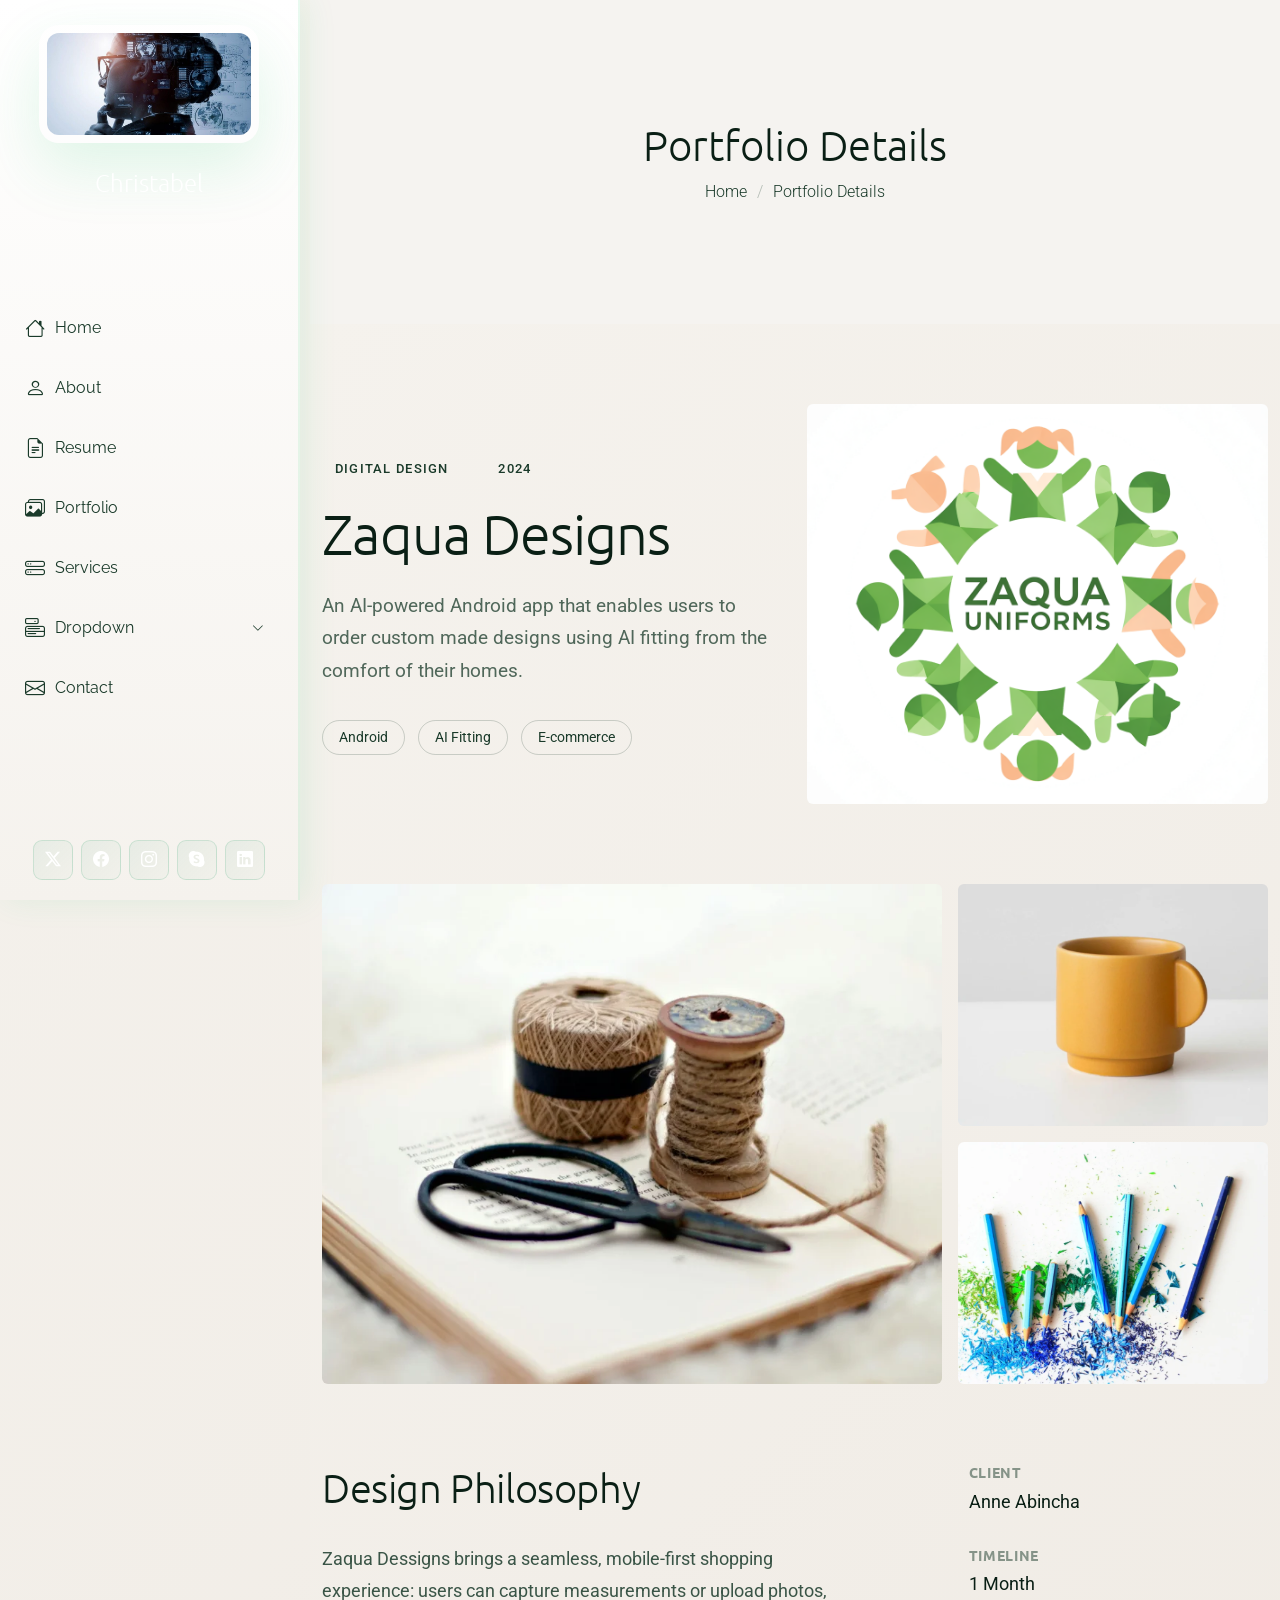
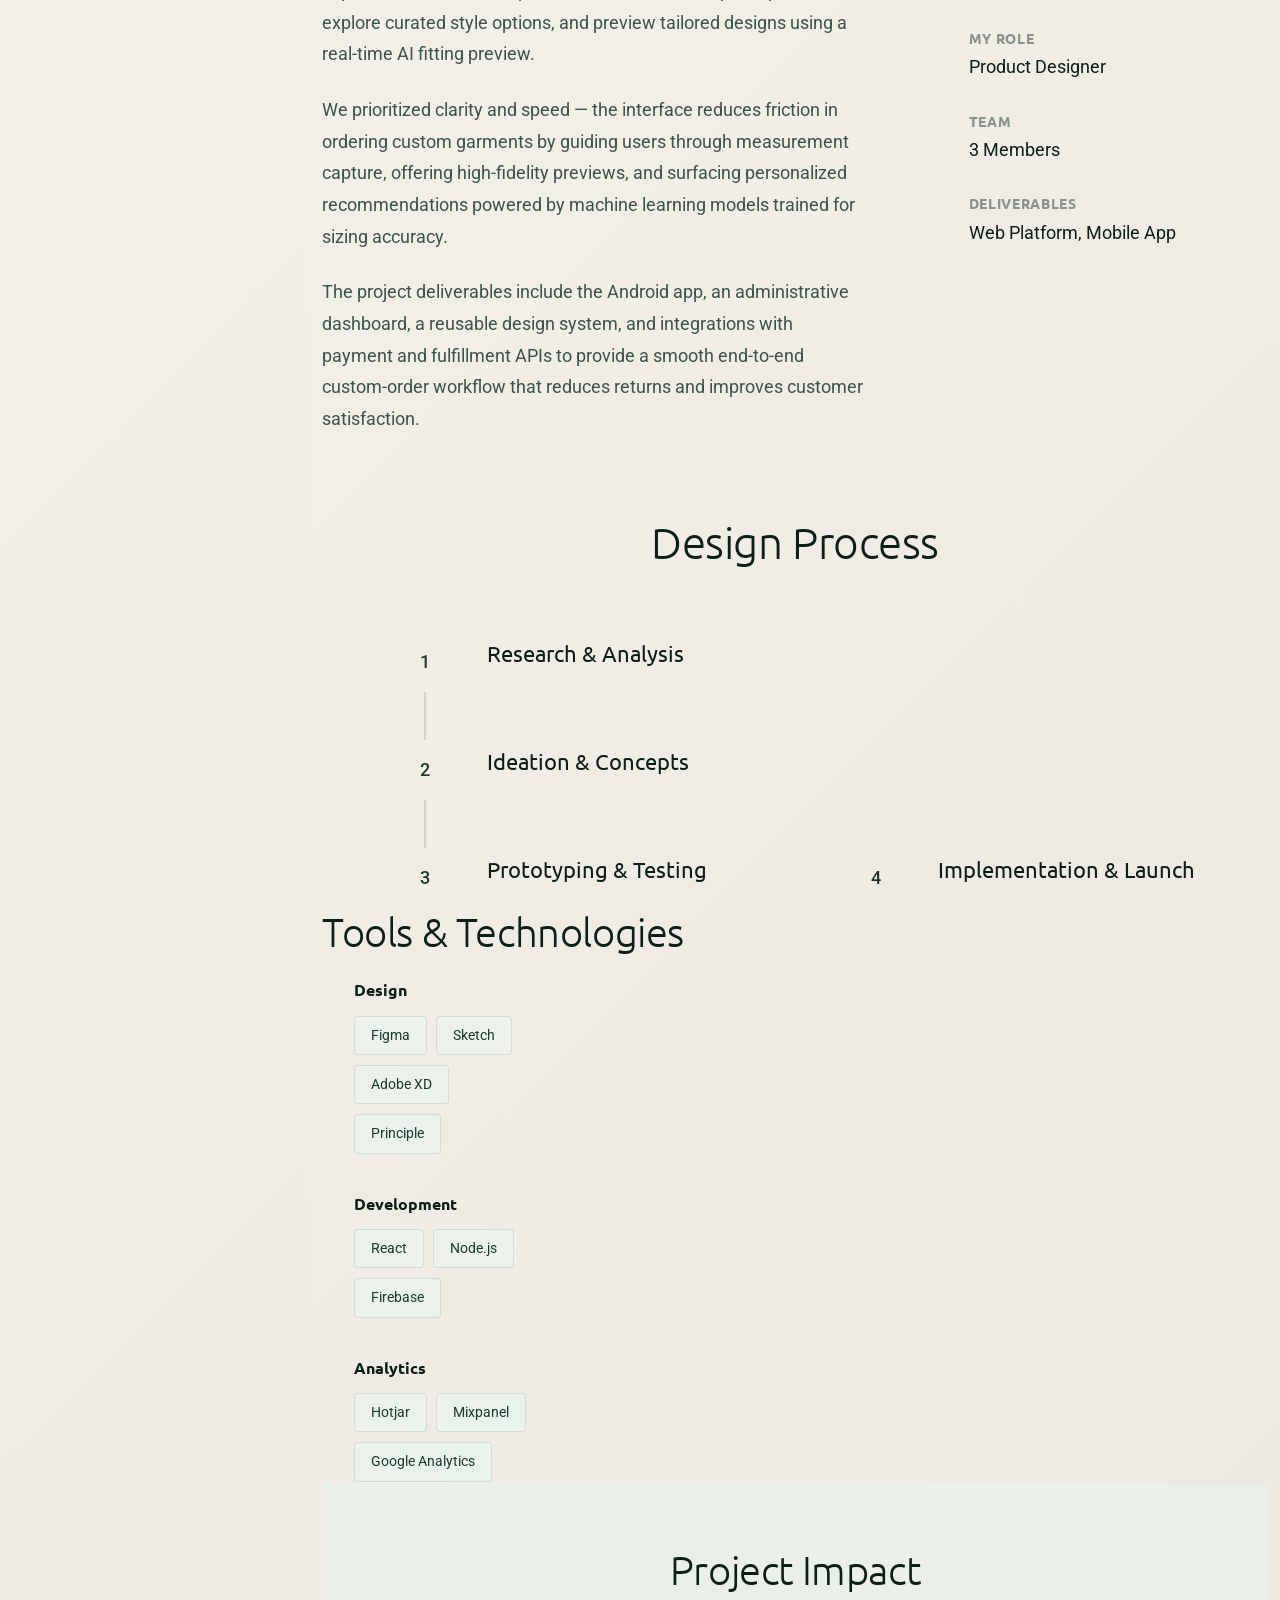
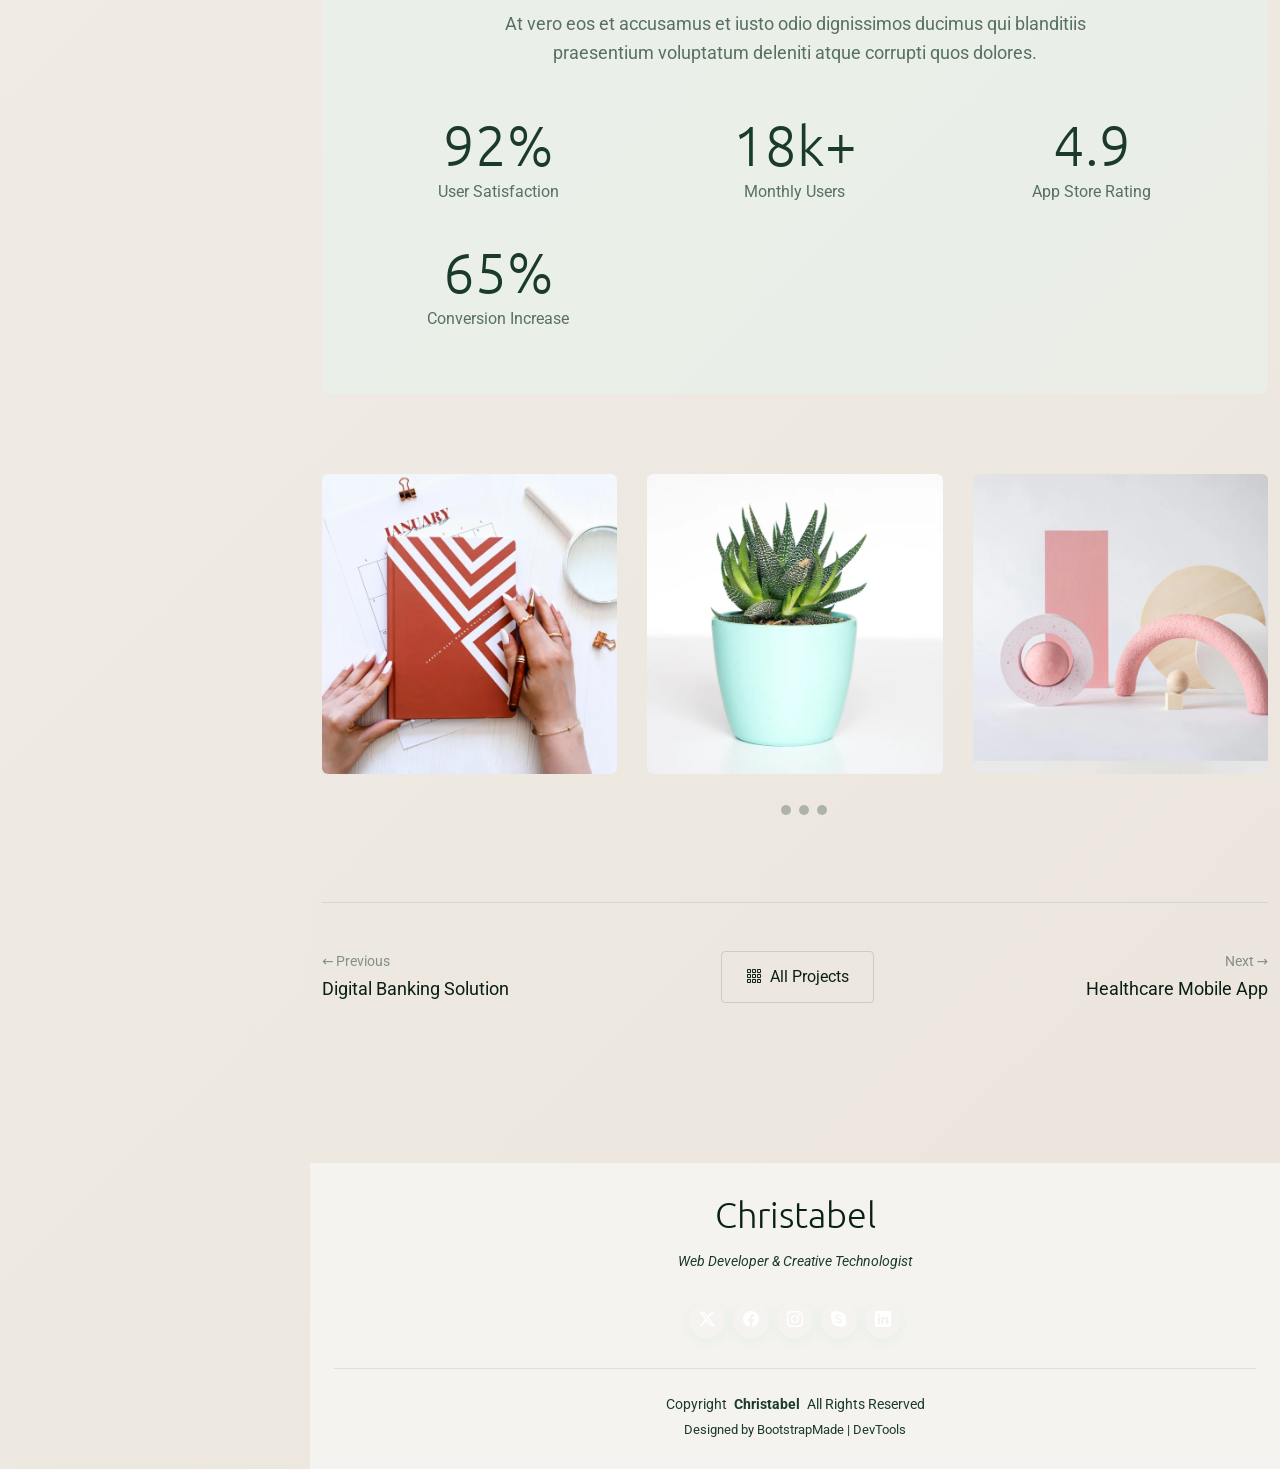
<file: portfolio-details.html>
<!DOCTYPE html>
<html lang="en">

<head>
  <meta charset="utf-8">
  <meta content="width=device-width, initial-scale=1.0" name="viewport">
  <title>Portfolio Details </title>
  <meta name="description" content="">
  <meta name="keywords" content="">

  <!-- Favicons -->
  <link href="assets/img/favicon.png" rel="icon">
  <link href="assets/img/apple-touch-icon.png" rel="apple-touch-icon">

  <!-- Fonts -->
  <link href="https://fonts.googleapis.com" rel="preconnect">
  <link href="https://fonts.gstatic.com" rel="preconnect" crossorigin>
  <link href="https://fonts.googleapis.com/css2?family=Roboto:ital,wght@0,100;0,300;0,400;0,500;0,700;0,900;1,100;1,300;1,400;1,500;1,700;1,900&family=Raleway:ital,wght@0,100;0,200;0,300;0,400;0,500;0,600;0,700;0,800;0,900;1,100;1,200;1,300;1,400;1,500;1,600;1,700;1,800;1,900&family=Ubuntu:ital,wght@0,300;0,400;0,500;0,700;1,300;1,400;1,500;1,700&display=swap" rel="stylesheet">

  <!-- Vendor CSS Files -->
  <link href="assets/vendor/bootstrap/css/bootstrap.min.css" rel="stylesheet">
  <link href="assets/vendor/bootstrap-icons/bootstrap-icons.css" rel="stylesheet">
  <link href="assets/vendor/aos/aos.css" rel="stylesheet">
  <link href="assets/vendor/glightbox/css/glightbox.min.css" rel="stylesheet">
  <link href="assets/vendor/swiper/swiper-bundle.min.css" rel="stylesheet">

  <!-- Main CSS File -->
  <link href="assets/css/main.css" rel="stylesheet">

  <!-- =======================================================
  * Template Name: MyPage
  * Template URL: https://bootstrapmade.com/mypage-bootstrap-personal-template/
  * Updated: Sep 20 2025 with Bootstrap v5.3.8
  * Author: BootstrapMade.com
  * License: https://bootstrapmade.com/license/
  ======================================================== -->
</head>

<body class="portfolio-details-page">

  <header id="header" class="header dark-background d-flex flex-column justify-content-between">
    <i class="header-toggle d-xl-none bi bi-list"></i>

    <div class="header-top">
      <div class="profile-img">
        <img src="assets/img/person/image1.jpg" alt="" class="img-fluid">
      </div>

      <a href="index.html" class="logo d-flex align-items-center justify-content-center">
        <!-- Uncomment the line below if you also wish to use an image logo -->
        <!-- <img src="assets/img/logo.webp" alt=""> -->
        <h1 class="sitename">Christabel</h1>
      </a>

    </div>

    <nav id="navmenu" class="navmenu">
      <ul>
        <li><a href="#hero"><i class="bi bi-house navicon"></i>Home</a></li>
        <li><a href="#about"><i class="bi bi-person navicon"></i> About</a></li>
        <li><a href="#resume"><i class="bi bi-file-earmark-text navicon"></i> Resume</a></li>
        <li><a href="#portfolio"><i class="bi bi-images navicon"></i> Portfolio</a></li>
        <li><a href="#services"><i class="bi bi-hdd-stack navicon"></i> Services</a></li>
        <li class="dropdown"><a href="#"><i class="bi bi-menu-button navicon"></i> <span>Dropdown</span> <i class="bi bi-chevron-down toggle-dropdown"></i></a>
          <ul>
            <li><a href="#">Dropdown 1</a></li>
            <li class="dropdown"><a href="#"><span>Deep Dropdown</span> <i class="bi bi-chevron-down toggle-dropdown"></i></a>
              <ul>
                <li><a href="#">Deep Dropdown 1</a></li>
                <li><a href="#">Deep Dropdown 2</a></li>
                <li><a href="#">Deep Dropdown 3</a></li>
                <li><a href="#">Deep Dropdown 4</a></li>
                <li><a href="#">Deep Dropdown 5</a></li>
              </ul>
            </li>
            <li><a href="#">Dropdown 2</a></li>
            <li><a href="#">Dropdown 3</a></li>
            <li><a href="#">Dropdown 4</a></li>
          </ul>
        </li>
        <li><a href="#contact"><i class="bi bi-envelope navicon"></i> Contact</a></li>
      </ul>
    </nav>

    <div class="social-links text-center">
      <a href="#" class="twitter"><i class="bi bi-twitter-x"></i></a>
      <a href="#" class="facebook"><i class="bi bi-facebook"></i></a>
      <a href="#" class="instagram"><i class="bi bi-instagram"></i></a>
      <a href="#" class="google-plus"><i class="bi bi-skype"></i></a>
      <a href="#" class="linkedin"><i class="bi bi-linkedin"></i></a>
    </div>
  </header>

  <main class="main">

    <!-- Page Title -->
    <div class="page-title light-background">
      <div class="container">
        <h1>Portfolio Details</h1>
        <nav class="breadcrumbs">
          <ol>
            <li><a href="index.html">Home</a></li>
            <li class="current">Portfolio Details</li>
          </ol>
        </nav>
      </div>
    </div><!-- End Page Title -->

    <!-- Portfolio Details Section -->
    <section id="portfolio-details" class="portfolio-details section">

      <div class="container" data-aos="fade-up" data-aos-delay="100">

        <div class="hero-section">
          <div class="row align-items-center">
            <div class="col-lg-6" data-aos="fade-right">
              <div class="project-header">
                <div class="project-meta">
                  <span class="category">Digital Design</span>
                  <span class="year">2024</span>
                </div>
                <h1 class="project-title">Zaqua Designs</h1>
                <p class="project-summary">An AI-powered Android app that enables users to order custom made designs using AI fitting from the comfort of their homes.</p>
                <div class="project-tags">
                  <span class="tag">Android</span>
                  <span class="tag">AI Fitting</span>
                  <span class="tag">E-commerce</span>
                </div>
              </div>
            </div>
            <div class="col-lg-6" data-aos="fade-left" data-aos-delay="200">
              <div class="hero-image">
                <img src="assets/img/portfolio/zaqua7.png" alt="Project showcase" class="img-fluid" loading="lazy">
              </div>
            </div>
          </div>
        </div>

        <div class="visual-showcase" data-aos="fade-up" data-aos-delay="100">
          <div class="showcase-gallery">
            <div class="gallery-item large" data-aos="zoom-in" data-aos-delay="150">
              <img src="assets/img/portfolio/portfolio-7.webp" alt="Design showcase" class="img-fluid glightbox">
            </div>
            <div class="gallery-item" data-aos="fade-up" data-aos-delay="200">
              <img src="assets/img/portfolio/portfolio-5.webp" alt="Design showcase" class="img-fluid glightbox">
            </div>
            <div class="gallery-item" data-aos="fade-up" data-aos-delay="250">
              <img src="assets/img/portfolio/portfolio-8.webp" alt="Design showcase" class="img-fluid glightbox">
            </div>
          </div>
        </div>

        <div class="content-section">
          <div class="row">
            <div class="col-lg-7" data-aos="fade-up" data-aos-delay="100">
              <div class="main-content">
                <h2>Design Philosophy</h2>
                <p>Zaqua Dessigns brings a seamless, mobile-first shopping experience: users can capture measurements or upload photos, explore curated style options, and preview tailored designs using a real-time AI fitting preview.</p>
                <p>We prioritized clarity and speed — the interface reduces friction in ordering custom garments by guiding users through measurement capture, offering high-fidelity previews, and surfacing personalized recommendations powered by machine learning models trained for sizing accuracy.</p>
                <p>The project deliverables include the Android app, an administrative dashboard, a reusable design system, and integrations with payment and fulfillment APIs to provide a smooth end-to-end custom-order workflow that reduces returns and improves customer satisfaction.</p>
              </div>
            </div>
            <div class="col-lg-4 offset-lg-1" data-aos="fade-up" data-aos-delay="200">
              <div class="project-specs">
                <div class="spec-item">
                  <h5>Client</h5>
                  <p>Anne Abincha</p>
                </div>
                <div class="spec-item">
                  <h5>Timeline</h5>
                  <p>1 Month</p>
                </div>
                <div class="spec-item">
                  <h5>My Role</h5>
                  <p>Product Designer</p>
                </div>
                <div class="spec-item">
                  <h5>Team</h5>
                  <p>3 Members</p>
                </div>
                <div class="spec-item">
                  <h5>Deliverables</h5>
                  <p>Web Platform, Mobile App</p>
                </div>
              </div>
            </div>
          </div>
        </div>

        <div class="process-timeline" data-aos="fade-up" data-aos-delay="100">
          <div class="timeline-header">
            <h2>Design Process</h2>
          </div>
          <div class="timeline-steps">
            <div class="timeline-item" data-aos="fade-up" data-aos-delay="150">
              <div class="step-marker">
                <span class="step-number">1</span>
              </div>
              <div class="step-content">
                <h4>Research &amp; Analysis</h4>
               
              </div>
            </div>
            <div class="timeline-item" data-aos="fade-up" data-aos-delay="200">
              <div class="step-marker">
                <span class="step-number">2</span>
              </div>
              <div class="step-content">
                <h4>Ideation &amp; Concepts</h4>
                
              </div>
            </div>
            <div class="timeline-item" data-aos="fade-up" data-aos-delay="250">
              <div class="step-marker">
                <span class="step-number">3</span>
              </div>
              <div class="step-content">
                <h4>Prototyping &amp; Testing</h4>
                
            </div>
            <div class="timeline-item" data-aos="fade-up" data-aos-delay="300">
              <div class="step-marker">
                <span class="step-number">4</span>
              </div>
              <div class="step-content">
                <h4>Implementation &amp; Launch</h4>
                
              </div>
            </div>
          </div>
        </div>

        <div class="tools-section" data-aos="fade-up" data-aos-delay="100">
          <div class="row align-items-center">
            <div class="col-lg-5">
              <h2>Tools &amp; Technologies</h2>
              
            <div class="col-lg-6 offset-lg-1">
              <div class="tools-grid">
                <div class="tool-category" data-aos="fade-up" data-aos-delay="150">
                  <h5>Design</h5>
                  <div class="tool-list">
                    <span class="tool-item">Figma</span>
                    <span class="tool-item">Sketch</span>
                    <span class="tool-item">Adobe XD</span>
                    <span class="tool-item">Principle</span>
                  </div>
                </div>
                <div class="tool-category" data-aos="fade-up" data-aos-delay="200">
                  <h5>Development</h5>
                  <div class="tool-list">
                    <span class="tool-item">React</span>
                    <span class="tool-item">Node.js</span>
                    <span class="tool-item">Firebase</span>
                  </div>
                </div>
                <div class="tool-category" data-aos="fade-up" data-aos-delay="250">
                  <h5>Analytics</h5>
                  <div class="tool-list">
                    <span class="tool-item">Hotjar</span>
                    <span class="tool-item">Mixpanel</span>
                    <span class="tool-item">Google Analytics</span>
                  </div>
                </div>
              </div>
            </div>
          </div>
        </div>

        <div class="impact-metrics" data-aos="fade-up" data-aos-delay="100">
          <div class="metrics-container">
            <div class="metrics-header">
              <h2>Project Impact</h2>
              <p>At vero eos et accusamus et iusto odio dignissimos ducimus qui blanditiis praesentium voluptatum deleniti atque corrupti quos dolores.</p>
            </div>
            <div class="metrics-grid">
              <div class="metric-card" data-aos="fade-up" data-aos-delay="150">
                <div class="metric-value">92%</div>
                <div class="metric-label">User Satisfaction</div>
              </div>
              <div class="metric-card" data-aos="fade-up" data-aos-delay="200">
                <div class="metric-value">18k+</div>
                <div class="metric-label">Monthly Users</div>
              </div>
              <div class="metric-card" data-aos="fade-up" data-aos-delay="250">
                <div class="metric-value">4.9</div>
                <div class="metric-label">App Store Rating</div>
              </div>
              <div class="metric-card" data-aos="fade-up" data-aos-delay="300">
                <div class="metric-value">65%</div>
                <div class="metric-label">Conversion Increase</div>
              </div>
            </div>
          </div>
        </div>

        <div class="additional-gallery" data-aos="fade-up" data-aos-delay="100">
          <div class="gallery-slider swiper init-swiper">
            <script type="application/json" class="swiper-config">
              {
                "loop": true,
                "speed": 600,
                "autoplay": {
                  "delay": 4000
                },
                "slidesPerView": 1,
                "spaceBetween": 30,
                "breakpoints": {
                  "768": {
                    "slidesPerView": 2
                  },
                  "1200": {
                    "slidesPerView": 3
                  }
                },
                "pagination": {
                  "el": ".swiper-pagination",
                  "type": "bullets",
                  "clickable": true
                }
              }
            </script>
            <div class="swiper-wrapper">
              <div class="swiper-slide">
                <img src="assets/img/portfolio/portfolio-12.webp" alt="Project detail" class="img-fluid glightbox" loading="lazy">
              </div>
              <div class="swiper-slide">
                <img src="assets/img/portfolio/portfolio-2.webp" alt="Project detail" class="img-fluid glightbox" loading="lazy">
              </div>
              <div class="swiper-slide">
                <img src="assets/img/portfolio/portfolio-6.webp" alt="Project detail" class="img-fluid glightbox" loading="lazy">
              </div>
              <div class="swiper-slide">
                <img src="assets/img/portfolio/portfolio-10.webp" alt="Project detail" class="img-fluid glightbox" loading="lazy">
              </div>
            </div>
            <div class="swiper-pagination"></div>
          </div>
        </div>

        <div class="project-nav" data-aos="fade-up" data-aos-delay="100">
          <div class="nav-wrapper">
            <a href="#" class="nav-link prev-project">
              <div class="nav-content">
                <span class="nav-direction">← Previous</span>
                <span class="nav-title">Digital Banking Solution</span>
              </div>
            </a>
            <a href="#" class="nav-link all-projects">
              <i class="bi bi-grid-3x3-gap"></i>
              <span>All Projects</span>
            </a>
            <a href="#" class="nav-link next-project">
              <div class="nav-content">
                <span class="nav-direction">Next →</span>
                <span class="nav-title">Healthcare Mobile App</span>
              </div>
            </a>
          </div>
        </div>

      </div>

    </section><!-- /Portfolio Details Section -->

  </main>

  <footer id="footer" class="footer light-background">
    <div class="container">
      <h3 class="sitename">Christabel</h3>
      <p>Web Developer & Creative Technologist</p>
      <div class="social-links d-flex justify-content-center">
        <a href=""><i class="bi bi-twitter-x"></i></a>
        <a href=""><i class="bi bi-facebook"></i></a>
        <a href=""><i class="bi bi-instagram"></i></a>
        <a href=""><i class="bi bi-skype"></i></a>
        <a href=""><i class="bi bi-linkedin"></i></a>
      </div>
      <div class="container">
        <div class="copyright">
          <span>Copyright</span> <strong class="px-1 sitename">Christabel</strong> <span>All Rights Reserved</span>
        </div>
        <div class="credits">
          <!-- All the links in the footer should remain intact. -->
          <!-- You can delete the links only if you've purchased the pro version. -->
          <!-- Licensing information: https://bootstrapmade.com/license/ -->
          <!-- Purchase the pro version with working PHP/AJAX contact form: [buy-url] -->
          Designed by <a href="https://bootstrapmade.com/">BootstrapMade</a> | <a href="https://bootstrapmade.com/tools/">DevTools</a>
        </div>
      </div>
    </div>
  </footer>

  <!-- Scroll Top -->
  <a href="#" id="scroll-top" class="scroll-top d-flex align-items-center justify-content-center"><i class="bi bi-arrow-up-short"></i></a>

  <!-- Preloader -->
  <div id="preloader"></div>

  <!-- Vendor JS Files -->
  <script src="assets/vendor/bootstrap/js/bootstrap.bundle.min.js"></script>
  <script src="assets/vendor/php-email-form/validate.js"></script>
  <script src="assets/vendor/aos/aos.js"></script>
  <script src="assets/vendor/purecounter/purecounter_vanilla.js"></script>
  <script src="assets/vendor/typed.js/typed.umd.js"></script>
  <script src="assets/vendor/waypoints/noframework.waypoints.js"></script>
  <script src="assets/vendor/imagesloaded/imagesloaded.pkgd.min.js"></script>
  <script src="assets/vendor/isotope-layout/isotope.pkgd.min.js"></script>
  <script src="assets/vendor/glightbox/js/glightbox.min.js"></script>
  <script src="assets/vendor/swiper/swiper-bundle.min.js"></script>

  <!-- Main JS File -->
  <script src="assets/js/main.js"></script>

</body>

</html>
</file>
<file: assets/css/main.css>
:root {
  --default-font: "Roboto",  system-ui, -apple-system, "Segoe UI", Roboto, "Helvetica Neue", Arial, "Noto Sans", "Liberation Sans", sans-serif, "Apple Color Emoji", "Segoe UI Emoji", "Segoe UI Symbol", "Noto Color Emoji";
  --heading-font: "Ubuntu",  sans-serif;
  --nav-font: "Raleway",  sans-serif;
}
:root { 
  --background-color: #f5f2ed; 
  --background-gradient: linear-gradient(135deg, #f5f2ed 0%, #ebe5dd 100%);
  --default-color: #1a3a2a; /* Default color used for the majority of the text content across the entire website */
  --heading-color: #0a1f15; /* 
  --accent-color: #2ecc71; /* Vibrant emerald green */
  --accent-light: #52d989;
  --accent-dark: #27a55f;
  --surface-color: #e8f6f0; /* The surface color is used as a background of boxed elements within sections, such as cards, icon boxes, or other elements that require a visual separation from the global background. */
  --surface-gradient: linear-gradient(135deg, #e8f6f0 0%, #d6e8e0 100%);
  --contrast-color: #ffffff; /* Contrast color for text, ensuring readability against backgrounds of accent, heading, or default colors. */
  --shadow-sm: 0 4px 15px rgba(46, 204, 113, 0.08);
  --shadow-md: 0 12px 30px rgba(46, 204, 113, 0.12);
  --shadow-lg: 0 25px 60px rgba(46, 204, 113, 0.15);
  --shadow-xl: 0 40px 100px rgba(46, 204, 113, 0.2);
}

/* Nav Menu Colors - The following color variables are used specifically for the navigation menu. They are separate from the global colors to allow for more customization options */
:root {
  --nav-color: #1a3a2a;  /* The default color of the main navmenu links */
  --nav-hover-color: #3fa373; /* Applied to main navmenu links when they are hovered over or active */
  --nav-mobile-background-color: #f0ede8; /* Used as the background color for mobile navigation menu */
  --nav-dropdown-background-color: #f0ede8; /* Used as the background color for dropdown items that appear when hovering over primary navigation items */
  --nav-dropdown-color: #1a3a2a; /* Used for navigation links of the dropdown items in the navigation menu. */
  --nav-dropdown-hover-color: #3fa373; /* Similar to --nav-hover-color, this color is applied to dropdown navigation links when they are hovered over. */
}

/* Color Presets - These classes override global colors when applied to any section or element, providing reuse of the sam color scheme. */

.light-background {
  --background-color: #f5f3f0;
  --surface-color: #e8f4e8;
}

.dark-background {
  --background-color: #1a3a2a;
  --default-color: #ffffff;
  --heading-color: #ffffff;
  --surface-color: #2d5a47;
  --contrast-color: #ffffff;
}

/* Smooth scroll */
:root {
  scroll-behavior: smooth;
}

/*--------------------------------------------------------------
# General Styling & Shared Classes
--------------------------------------------------------------*/
body {
  color: var(--default-color);
  background: var(--background-gradient);
  font-family: var(--default-font);
  min-height: 100vh;
}

a {
  color: var(--accent-color);
  text-decoration: none;
  transition: all 0.3s ease;
}

a:hover {
  color: var(--accent-dark);
  text-decoration: none;
}

h1,
h2,
h3,
h4,
h5,
h6 {
  color: var(--heading-color);
  font-family: var(--heading-font);
}

/* PHP Email Form Messages
------------------------------*/
.php-email-form .error-message {
  display: none;
  background: linear-gradient(135deg, #e53935 0%, #c62828 100%);
  color: #ffffff;
  text-align: left;
  padding: 20px;
  margin-bottom: 24px;
  font-weight: 600;
  border-radius: 8px;
  box-shadow: var(--shadow-md);
  border-left: 4px solid #df1529;
  animation: slideIn 0.3s ease;
}

.php-email-form .sent-message {
  display: none;
  color: #ffffff;
  background: linear-gradient(135deg, #2e7d32 0%, #1b5e20 100%);
  text-align: center;
  padding: 20px;
  margin-bottom: 24px;
  font-weight: 600;
  border-radius: 8px;
  box-shadow: var(--shadow-md);
  border-left: 4px solid #059652;
  animation: slideIn 0.3s ease;
}

.php-email-form .loading {
  display: none;
  background: linear-gradient(135deg, #ffffff 0%, var(--surface-color) 100%);
  text-align: center;
  padding: 20px;
  margin-bottom: 24px;
  border-radius: 8px;
  box-shadow: var(--shadow-md);
  border: 1px solid rgba(63, 163, 115, 0.2);
}

.php-email-form .loading:before {
  content: "";
  display: inline-block;
  border-radius: 50%;
  width: 24px;
  height: 24px;
  margin: 0 10px -6px 0;
  border: 3px solid rgba(63, 163, 115, 0.3);
  border-top-color: var(--accent-color);
  animation: php-email-form-loading 1s linear infinite;
}

@keyframes php-email-form-loading {
  0% {
    transform: rotate(0deg);
  }

  100% {
    transform: rotate(360deg);
  }
}

@keyframes slideIn {
  from {
    opacity: 0;
    transform: translateY(-10px);
  }
  to {
    opacity: 1;
    transform: translateY(0);
  }
}

/*--------------------------------------------------------------
# Global Header
--------------------------------------------------------------*/
.header {
  color: var(--default-color);
  background: linear-gradient(180deg, #ffffff 0%, #f5f2ed 100%);
  position: fixed;
  top: 0;
  left: 0;
  bottom: 0;
  padding: 0 15px;
  width: 300px;
  transition: all ease-in-out 0.3s;
  overflow-y: auto;
  z-index: 997;
  box-shadow: 6px 0 30px rgba(46, 204, 113, 0.1);
  border-right: 2px solid rgba(46, 204, 113, 0.1);
  backdrop-filter: blur(8px);
}

.header .profile-img img {
  margin: 25px auto;
  display: block;
  border-radius: 20px;
  max-width: 220px;
  border: 8px solid color-mix(in srgb, var(--default-color), transparent 85%);
  box-shadow: var(--shadow-lg);
  transition: transform 0.3s ease, box-shadow 0.3s ease;
}

.header .profile-img img:hover {
  transform: scale(1.02);
  box-shadow: var(--shadow-xl);
}

.header .logo {
  line-height: 1;
}

.header .logo img {
  max-height: 32px;
  margin-right: 8px;
}

.header .logo h1 {
  font-size: 24px;
  margin: 0;
  font-weight: 300;
  color: var(--heading-color);
}

.header .social-links {
  margin: 0 0 20px 0;
}

.header .social-links a {
  font-size: 16px;
  display: inline-flex;
  align-items: center;
  justify-content: center;
  background: linear-gradient(135deg, rgba(63, 163, 115, 0.08) 0%, rgba(63, 163, 115, 0.02) 100%);
  color: var(--accent-color);
  margin: 0 2px;
  border-radius: 9px;
  text-align: center;
  width: 40px;
  height: 40px;
  transition: all 0.3s ease;
  border: 1.5px solid rgba(63, 163, 115, 0.2);
}

.header .social-links a:hover {
  color: var(--contrast-color);
  background: linear-gradient(135deg, var(--accent-color) 0%, var(--accent-dark) 100%);
  transform: translateY(-3px);
  box-shadow: var(--shadow-md);
  border-color: var(--accent-color);
}

@media (min-width: 1200px) {

  .header~main,
  .header~#footer {
    margin-left: 310px;
  }
}

@media (max-width: 1199px) {
  .header {
    left: -100%;
  }
}

.header.header-show {
  left: 0;
}

.header .header-toggle {
  color: #ffffff;
  background: linear-gradient(135deg, var(--accent-color) 0%, var(--accent-dark) 100%);
  font-size: 22px;
  display: flex;
  align-items: center;
  justify-content: center;
  width: 40px;
  height: 40px;
  border-radius: 9px;
  cursor: pointer;
  position: fixed;
  top: 15px;
  right: 15px;
  z-index: 9999;
  transition: all 0.3s ease;
  box-shadow: var(--shadow-md);
}

.header .header-toggle:hover {
  transform: translateY(-2px);
  box-shadow: var(--shadow-lg);
}

/*--------------------------------------------------------------
# Navigation Menu
--------------------------------------------------------------*/
.mobile-nav-toggle {
  display: none;
}

.navmenu {
  padding: 0;
  z-index: 9997;
  flex: 1;
  display: flex;
  align-items: center;
}

.navmenu ul {
  list-style: none;
  padding: 0 0 20px 0;
  margin: 0;
  width: 100%;
}

.navmenu a,
.navmenu a:focus {
  color: var(--nav-color);
  padding: 15px 10px;
  font-family: var(--nav-font);
  font-size: 16px;
  font-weight: 400;
  display: flex;
  align-items: center;
  white-space: nowrap;
  transition: 0.3s;
  width: 100%;
}

.navmenu a .navicon,
.navmenu a:focus .navicon {
  font-size: 20px;
  margin-right: 10px;
}

.navmenu a .toggle-dropdown,
.navmenu a:focus .toggle-dropdown {
  font-size: 12px;
  line-height: 0;
  margin-left: auto;
  width: 30px;
  height: 30px;
  display: flex;
  align-items: center;
  justify-content: center;
  border-radius: 50%;
  transition: 0.3s;
  flex-shrink: 0;
  background-color: color-mix(in srgb, var(--accent-color), transparent 90%);
}

.navmenu a .toggle-dropdown:hover,
.navmenu a:focus .toggle-dropdown:hover {
  background-color: var(--accent-color);
  color: var(--contrast-color);
}

.navmenu a:hover,
.navmenu .active,
.navmenu .active:focus {
  color: var(--nav-hover-color);
}

.navmenu a:hover .navicon,
.navmenu .active .navicon,
.navmenu .active:focus .navicon {
  color: var(--accent-color);
}

.navmenu .active .toggle-dropdown,
.navmenu .active:focus .toggle-dropdown {
  background-color: var(--accent-color);
  color: var(--contrast-color);
  transform: rotate(180deg);
}

.navmenu .dropdown {
  display: block;
}

.navmenu .dropdown a,
.navmenu .dropdown a:focus {
  color: --nav-dropdown-color;
}

.navmenu .dropdown a:hover,
.navmenu .dropdown .active,
.navmenu .dropdown .active:focus {
  color: var(--nav-dropdown-hover-color);
}

.navmenu .dropdown ul {
  position: static;
  display: none;
  z-index: 99;
  padding: 5px 10px;
  margin: 5px 10px;
  background-color: var(--nav-dropdown-background-color);
  border: 1px solid color-mix(in srgb, var(--default-color), transparent 90%);
  box-shadow: none;
  transition: all 0.5s ease-in-out;
}

.navmenu .dropdown ul ul {
  background-color: rgba(33, 37, 41, 0.1);
}

.navmenu .dropdown>.dropdown-active {
  display: block;
  background-color: rgba(33, 37, 41, 0.03);
}

/*--------------------------------------------------------------
# Global Footer
--------------------------------------------------------------*/

/* Hero image: make the main portrait fill the viewport on large screens */
@media (min-width: 992px) {
  .hero .hero-image {
    position: relative;
    padding: 0;
  }

  .hero .hero-image .image-wrapper {
    position: relative;
    height: 100vh;
    overflow: visible; /* allow floating cards to sit outside the image */
    display: block;
  }

  .hero .hero-image .main-image {
    position: absolute;
    top: 0;
    left: 0;
    width: 100%;
    height: 100%;
    object-fit: cover;
    --hero-scale: 0.9;
    transform: scale(var(--hero-scale));
    transform-origin: center center;
    transition: transform 0.4s ease;
  }
}
.footer {
  color: var(--default-color);
  background-color: var(--background-color);
  font-size: 14px;
  text-align: center;
  padding: 30px 0;
  position: relative;
}

.footer h3 {
  font-size: 36px;
  font-weight: 300;
  position: relative;
  padding: 0;
  margin: 0 0 15px 0;
}

.footer p {
  font-size: 15;
  font-style: italic;
  padding: 0;
  margin: 0 0 30px 0;
}

.footer .social-links {
  margin: 0 0 30px 0;
}

.footer .social-links a {
  font-size: 16px;
  display: flex;
  align-items: center;
  justify-content: center;
  background: linear-gradient(135deg, var(--accent-color) 0%, var(--accent-dark) 100%);
  color: var(--contrast-color);
  line-height: 1;
  margin: 0 4px;
  border-radius: 50%;
  text-align: center;
  width: 36px;
  height: 36px;
  transition: all 0.3s ease;
  box-shadow: var(--shadow-sm);
}

.footer .social-links a:hover {
  background: linear-gradient(135deg, var(--accent-dark) 0%, #2d8b5f 100%);
  transform: translateY(-3px);
  box-shadow: var(--shadow-md);
  text-decoration: none;
}

.footer .copyright {
  padding-top: 25px;
  border-top: 1px solid color-mix(in srgb, var(--default-color), transparent 90%);
}

.footer .credits {
  font-size: 13px;
  padding-top: 5px;
}

/*--------------------------------------------------------------
# Preloader
--------------------------------------------------------------*/
#preloader {
  position: fixed;
  inset: 0;
  z-index: 999999;
  overflow: hidden;
  background: var(--background-color);
  transition: all 0.6s ease-out;
}

#preloader:before {
  content: "";
  position: fixed;
  top: calc(50% - 30px);
  left: calc(50% - 30px);
  border: 6px solid #ffffff;
  border-color: var(--accent-color) transparent var(--accent-color) transparent;
  border-radius: 50%;
  width: 60px;
  height: 60px;
  animation: animate-preloader 1.5s linear infinite;
}

@keyframes animate-preloader {
  0% {
    transform: rotate(0deg);
  }

  100% {
    transform: rotate(360deg);
  }
}

/*--------------------------------------------------------------
# Scroll Top Button
--------------------------------------------------------------*/
.scroll-top {
  position: fixed;
  visibility: hidden;
  opacity: 0;
  right: 15px;
  bottom: -15px;
  z-index: 99999;
  background: linear-gradient(135deg, var(--accent-color) 0%, var(--accent-dark) 100%);
  width: 44px;
  height: 44px;
  border-radius: 50px;
  transition: all 0.4s ease;
  box-shadow: var(--shadow-md);
}

.scroll-top i {
  font-size: 24px;
  color: var(--contrast-color);
  line-height: 0;
}

.scroll-top:hover {
  transform: translateY(-3px);
  box-shadow: var(--shadow-lg);
}

.scroll-top.active {
  visibility: visible;
  opacity: 1;
  bottom: 15px;
}

/*--------------------------------------------------------------
# Disable aos animation delay on mobile devices
--------------------------------------------------------------*/
@media screen and (max-width: 768px) {
  [data-aos-delay] {
    transition-delay: 0 !important;
  }
}

/*--------------------------------------------------------------
# Global Page Titles & Breadcrumbs
--------------------------------------------------------------*/
.page-title {
  color: var(--default-color);
  background-color: var(--background-color);
  padding: 120px 0;
  text-align: center;
  position: relative;
}

.page-title h1 {
  font-size: 42px;
  font-weight: 300;
  margin-bottom: 10px;
}

.page-title .breadcrumbs ol {
  display: flex;
  flex-wrap: wrap;
  list-style: none;
  justify-content: center;
  padding: 0;
  margin: 0;
  font-size: 16px;
  font-weight: 300;
}

.page-title .breadcrumbs ol li+li {
  padding-left: 10px;
}

.page-title .breadcrumbs ol li+li::before {
  content: "/";
  display: inline-block;
  padding-right: 10px;
  color: color-mix(in srgb, var(--default-color), transparent 70%);
}

/*--------------------------------------------------------------
# Global Sections
--------------------------------------------------------------*/
section,
.section {
  color: var(--default-color);
  background: var(--background-gradient);
  padding: 80px 0;
  overflow: clip;
  position: relative;
}

/*--------------------------------------------------------------
# Global Section Titles
--------------------------------------------------------------*/
.section-title {
  text-align: center;
  padding-bottom: 60px;
  position: relative;
}

.section-title h2 {
  font-size: 42px;
  font-weight: 200;
  margin-bottom: 20px;
  padding-bottom: 20px;
  position: relative;
  letter-spacing: -1px;
  color: var(--heading-color);
  animation: fadeInDown 0.6s ease;
}

@keyframes fadeInDown {
  from {
    opacity: 0;
    transform: translateY(-20px);
  }
  to {
    opacity: 1;
    transform: translateY(0);
  }
}

.section-title h2:before {
  content: "";
  position: absolute;
  display: block;
  width: 160px;
  height: 2px;
  background: linear-gradient(90deg, transparent, color-mix(in srgb, var(--default-color), transparent 60%), transparent);
  left: 0;
  right: 0;
  bottom: 1px;
  margin: auto;
}

.section-title h2::after {
  content: "";
  position: absolute;
  display: block;
  width: 60px;
  height: 4px;
  background: linear-gradient(90deg, var(--accent-color), var(--accent-light));
  left: 0;
  right: 0;
  bottom: 0;
  margin: auto;
  border-radius: 2px;
}

.section-title p {
  margin-bottom: 0;
}

/*--------------------------------------------------------------
# Hero Section
--------------------------------------------------------------*/
.hero {
  padding: 140px 0;
  min-height: 100vh;
  display: flex;
  align-items: center;
  position: relative;
  overflow: hidden;
  background: linear-gradient(135deg, #f5f2ed 0%, #e8f6f0 50%, #ebe5dd 100%);
}

.hero::before {
  content: "";
  position: absolute;
  top: -50%;
  right: -10%;
  width: 600px;
  height: 600px;
  background: radial-gradient(circle, rgba(46, 204, 113, 0.1) 0%, transparent 70%);
  border-radius: 50%;
  z-index: 0;
}

.hero::after {
  content: "";
  position: absolute;
  bottom: -30%;
  left: -5%;
  width: 500px;
  height: 500px;
  background: radial-gradient(circle, rgba(46, 204, 113, 0.08) 0%, transparent 70%);
  border-radius: 50%;
  z-index: 0;
}

.hero .container {
  position: relative;
  z-index: 2;
  padding: 80px 15px;
  animation: fadeInUp 0.8s ease 0.2s both;
}

@keyframes fadeInUp {
  from {
    opacity: 0;
    transform: translateY(30px);
  }
  to {
    opacity: 1;
    transform: translateY(0);
  }
}

.hero .hero-content h1 {
  font-size: 3.5rem;
  font-weight: 300;
  line-height: 1.2;
  margin-bottom: 2rem;
  color: var(--heading-color);
}

.hero .hero-content h1 .accent-text {
  color: var(--accent-color);
  font-weight: 400;
  position: relative;
}

.hero .hero-content h1 .accent-text::after {
  content: "";
  position: absolute;
  bottom: -8px;
  left: 0;
  width: 100%;
  height: 2px;
  background: linear-gradient(90deg, var(--accent-color), color-mix(in srgb, var(--accent-color), transparent 50%));
}

@media (max-width: 992px) {
  .hero .hero-content h1 {
    font-size: 2.8rem;
  }
}

@media (max-width: 768px) {
  .hero .hero-content h1 {
    font-size: 2.2rem;
  }
}

.hero .hero-content .hero-description {
  font-size: 1.125rem;
  line-height: 1.8;
  color: color-mix(in srgb, var(--default-color), transparent 20%);
  margin-bottom: 3rem;
  max-width: 90%;
}

@media (max-width: 768px) {
  .hero .hero-content .hero-description {
    font-size: 1rem;
    max-width: 100%;
  }
}

.hero .hero-content .hero-actions {
  display: flex;
  gap: 1.5rem;
  margin-bottom: 4rem;
}

@media (max-width: 576px) {
  .hero .hero-content .hero-actions {
    flex-direction: column;
    gap: 1rem;
  }
}

.hero .hero-content .hero-actions .btn-primary {
  padding: 16px 36px;
  background: linear-gradient(135deg, var(--accent-color) 0%, var(--accent-dark) 100%);
  color: var(--contrast-color);
  border-radius: 10px;
  font-weight: 700;
  text-decoration: none;
  transition: all 0.4s cubic-bezier(0.34, 1.56, 0.64, 1);
  border: 2px solid var(--accent-color);
  box-shadow: 0 12px 30px rgba(46, 204, 113, 0.25);
  position: relative;
  overflow: hidden;
  letter-spacing: 0.5px;
  text-transform: uppercase;
  font-size: 0.9rem;
}

.hero .hero-content .hero-actions .btn-primary::before {
  content: "";
  position: absolute;
  top: 0;
  left: -100%;
  width: 100%;
  height: 100%;
  background: linear-gradient(90deg, transparent, rgba(255, 255, 255, 0.2), transparent);
  transition: left 0.5s ease;
}

.hero .hero-content .hero-actions .btn-primary:hover {
  transform: translateY(-4px);
  box-shadow: 0 20px 50px rgba(46, 204, 113, 0.35);
  border-color: var(--accent-dark);
}

.hero .hero-content .hero-actions .btn-primary:hover::before {
  left: 100%;
}

.hero .hero-content .hero-actions .btn-secondary {
  padding: 14px 32px;
  background: transparent;
  color: var(--heading-color);
  border-radius: 6px;
  font-weight: 500;
  text-decoration: none;
  transition: all 0.3s ease;
  border: 2px solid color-mix(in srgb, var(--default-color), transparent 80%);
}

.hero .hero-content .hero-actions .btn-secondary:hover {
  background: transparent;
  color: var(--accent-color);
  border-color: var(--accent-color);
  transform: translateY(-2px);
}

.hero .hero-content .hero-stats {
  display: flex;
  gap: 3rem;
}

@media (max-width: 768px) {
  .hero .hero-content .hero-stats {
    gap: 2rem;
  }
}

@media (max-width: 576px) {
  .hero .hero-content .hero-stats {
    flex-direction: column;
    gap: 1.5rem;
  }
}

.hero .hero-content .hero-stats .stat-item .stat-number {
  display: block;
  font-size: 2rem;
  font-weight: 600;
  color: var(--accent-color);
  line-height: 1;
}

.hero .hero-content .hero-stats .stat-item .stat-label {
  display: block;
  font-size: 0.875rem;
  color: color-mix(in srgb, var(--default-color), transparent 40%);
  margin-top: 0.5rem;
  font-weight: 400;
}

.hero .hero-image {
  position: relative;
}

.hero .hero-image .image-wrapper {
  position: relative;
  max-width: 500px;
  margin: 0 auto;
}

.hero .hero-image .image-wrapper .main-image {
  border-radius: 16px;
  box-shadow: var(--shadow-xl);
  transition: transform 0.4s cubic-bezier(0.34, 1.56, 0.64, 1), box-shadow 0.4s ease;
  border: 2px solid rgba(46, 204, 113, 0.2);
  animation: floatIn 0.8s ease 0.4s both;
}

.hero .hero-image .image-wrapper .main-image:hover {
  transform: scale(1.04) translateY(-8px);
  box-shadow: var(--shadow-xl);
}

@keyframes floatIn {
  from {
    opacity: 0;
    transform: translateY(40px);
  }
  to {
    opacity: 1;
    transform: translateY(0);
  }
}

.hero .hero-image .image-wrapper .floating-card {
  position: absolute;
  background: rgba(255, 255, 255, 0.85);
  padding: 1.25rem 1.75rem;
  border-radius: 14px;
  box-shadow: var(--shadow-lg);
  display: flex;
  align-items: center;
  gap: 0.75rem;
  font-size: 0.875rem;
  font-weight: 700;
  color: var(--heading-color);
  transition: all 0.3s cubic-bezier(0.34, 1.56, 0.64, 1);
  border: 2px solid rgba(46, 204, 113, 0.15);
  backdrop-filter: blur(16px);
  background-clip: padding-box;
  z-index: 120; /* ensure cards float above the main image */
}

.hero .hero-image .image-wrapper .floating-card:hover {
  transform: translateY(-12px) scale(1.08);
  box-shadow: var(--shadow-xl);
  border-color: rgba(46, 204, 113, 0.4);
  background: rgba(255, 255, 255, 0.95);
}

.hero .hero-image .image-wrapper .floating-card i {
  font-size: 1.25rem;
  color: var(--accent-color);
}

.hero .hero-image .image-wrapper .floating-card.card-1 {
  top: 20%;
  left: -15%;
  z-index: 3;
}

@media (max-width: 992px) {
  .hero .hero-image .image-wrapper .floating-card.card-1 {
    left: -10%;
  }
}

@media (max-width: 768px) {
  .hero .hero-image .image-wrapper .floating-card.card-1 {
    left: 0;
    top: 10%;
  }
}

.hero .hero-image .image-wrapper .floating-card.card-2 {
  top: 60%;
  right: -15%;
  z-index: 3;
}

@media (max-width: 992px) {
  .hero .hero-image .image-wrapper .floating-card.card-2 {
    right: -10%;
  }
}

@media (max-width: 768px) {
  .hero .hero-image .image-wrapper .floating-card.card-2 {
    right: 0;
    top: 50%;
  }
}

.hero .hero-image .image-wrapper .floating-card.card-3 {
  bottom: 15%;
  left: -10%;
  z-index: 3;
}

@media (max-width: 992px) {
  .hero .hero-image .image-wrapper .floating-card.card-3 {
    left: -5%;
  }
}

@media (max-width: 768px) {
  .hero .hero-image .image-wrapper .floating-card.card-3 {
    left: 0;
    bottom: 5%;
  }
}

@media (max-width: 992px) {
  .hero .hero-content {
    text-align: center;
    margin-top: 2rem;
  }
}

/*--------------------------------------------------------------
# About Section
--------------------------------------------------------------*/
.about {
  padding-top: 140px;
  padding-bottom: 140px;
}

.about .intro-header {
  margin-bottom: 100px;
  animation: fadeInDown 0.6s ease;
}

.about .intro-header h1 {
  font-size: 3.8rem;
  font-weight: 200;
  letter-spacing: -1.5px;
  margin-bottom: 1.5rem;
  color: var(--heading-color);
  line-height: 1.1;
}

.about .intro-header .subtitle {
  font-size: 1.25rem;
  font-weight: 400;
  color: color-mix(in srgb, var(--default-color), transparent 30%);
  margin: 0;
}

.about .main-content-wrapper {
  margin-bottom: 100px;
}

.about .profile-section .profile-image-container {
  margin-bottom: 2rem;
}

.about .profile-section .profile-image-container img {
  width: 100%;
  max-width: 300px;
  aspect-ratio: 1;
  object-fit: cover;
  border-radius: 12px;
  filter: grayscale(20%);
  transition: filter 0.3s ease, box-shadow 0.3s ease, transform 0.3s ease;
  box-shadow: var(--shadow-lg);
  border: 1px solid rgba(63, 163, 115, 0.1);
}

.about .profile-section .profile-image-container img:hover {
  filter: grayscale(0%);
  transform: scale(1.02);
  box-shadow: var(--shadow-xl);
}

.about .profile-section .profile-meta .location {
  display: flex;
  align-items: center;
  margin-bottom: 1rem;
  color: color-mix(in srgb, var(--default-color), transparent 20%);
}

.about .profile-section .profile-meta .location i {
  margin-right: 0.5rem;
  color: var(--accent-color);
}

.about .profile-section .profile-meta .status {
  display: flex;
  align-items: center;
  font-size: 0.9rem;
  color: color-mix(in srgb, var(--default-color), transparent 20%);
}

.about .profile-section .profile-meta .status .status-indicator {
  width: 8px;
  height: 8px;
  background-color: #3fa373;
  border-radius: 50%;
  margin-right: 0.5rem;
  animation: pulse 2s infinite;
}

.about .content-area {
  padding-left: 2rem;
}

.about .content-area .story-block {
  margin-bottom: 3rem;
}

.about .content-area .story-block .lead-text {
  font-size: 1.3rem;
  line-height: 1.7;
  font-weight: 300;
  margin-bottom: 1.5rem;
  color: var(--default-color);
}

.about .content-area .story-block p {
  font-size: 1.1rem;
  line-height: 1.8;
  color: color-mix(in srgb, var(--default-color), transparent 15%);
  margin: 0;
}

.about .expertise-grid {
  margin-bottom: 3rem;
}

.about .expertise-grid .expertise-item {
  display: flex;
  align-items: flex-start;
  margin-bottom: 2rem;
}

.about .expertise-grid .expertise-item .expertise-icon {
  flex-shrink: 0;
  width: 48px;
  height: 48px;
  background: linear-gradient(135deg, rgba(63, 163, 115, 0.15) 0%, rgba(63, 163, 115, 0.05) 100%);
  border-radius: 8px;
  display: flex;
  align-items: center;
  justify-content: center;
  margin-right: 1.5rem;
  border: 1.5px solid rgba(63, 163, 115, 0.2);
  transition: all 0.3s ease;
}

.about .expertise-grid .expertise-item:hover .expertise-icon {
  background: linear-gradient(135deg, rgba(63, 163, 115, 0.25) 0%, rgba(63, 163, 115, 0.15) 100%);
  transform: translateY(-2px);
  box-shadow: var(--shadow-sm);
}

.about .expertise-grid .expertise-item .expertise-icon i {
  font-size: 1.5rem;
  color: var(--accent-color);
}

.about .expertise-grid .expertise-item .expertise-content h4 {
  font-size: 1.1rem;
  font-weight: 500;
  margin-bottom: 0.5rem;
  color: var(--heading-color);
}

.about .expertise-grid .expertise-item .expertise-content p {
  font-size: 0.95rem;
  line-height: 1.6;
  color: color-mix(in srgb, var(--default-color), transparent 30%);
  margin: 0;
}

.about .philosophy-quote {
  position: relative;
  padding: 2rem 0;
}

.about .philosophy-quote .quote-mark {
  position: absolute;
  top: -10px;
  left: -20px;
  font-size: 5rem;
  font-weight: 300;
  color: color-mix(in srgb, var(--accent-color), transparent 80%);
  line-height: 1;
}

.about .philosophy-quote p {
  font-size: 1.2rem;
  line-height: 1.7;
  font-style: italic;
  font-weight: 300;
  color: var(--default-color);
  margin: 0;
  position: relative;
  z-index: 1;
}

.about .bottom-section {
  padding-top: 60px;
  border-top: 1px solid color-mix(in srgb, var(--default-color), transparent 85%);
}

.about .bottom-section .collaboration-text h3 {
  font-size: 2rem;
  font-weight: 300;
  margin-bottom: 1rem;
  color: var(--heading-color);
}

.about .bottom-section .collaboration-text p {
  font-size: 1.1rem;
  line-height: 1.7;
  color: color-mix(in srgb, var(--default-color), transparent 20%);
  margin: 0;
}

.about .bottom-section .action-buttons {
  display: flex;
  gap: 1rem;
  justify-content: flex-end;
}

.about .bottom-section .action-buttons .btn-custom {
  display: inline-flex;
  align-items: center;
  padding: 0.875rem 2rem;
  border-radius: 6px;
  font-weight: 400;
  text-decoration: none;
  transition: all 0.3s ease;
  font-size: 1rem;
}

.about .bottom-section .action-buttons .btn-custom.primary {
  background: linear-gradient(135deg, var(--accent-color) 0%, var(--accent-dark) 100%);
  color: var(--contrast-color);
  box-shadow: var(--shadow-sm);
  position: relative;
  overflow: hidden;
}

.about .bottom-section .action-buttons .btn-custom.primary::before {
  content: "";
  position: absolute;
  top: 0;
  left: -100%;
  width: 100%;
  height: 100%;
  background: rgba(255, 255, 255, 0.15);
  transition: left 0.3s ease;
}

.about .bottom-section .action-buttons .btn-custom.primary:hover {
  transform: translateY(-3px);
  box-shadow: var(--shadow-md);
}

.about .bottom-section .action-buttons .btn-custom.primary:hover::before {
  left: 100%;
}

.about .bottom-section .action-buttons .btn-custom.secondary {
  border: 2px solid rgba(63, 163, 115, 0.3);
  color: var(--heading-color);
  background: transparent;
  box-shadow: var(--shadow-sm);
  position: relative;
}

.about .bottom-section .action-buttons .btn-custom.secondary:hover {
  border-color: var(--accent-color);
  color: var(--contrast-color);
  background: linear-gradient(135deg, var(--accent-color), var(--accent-dark));
  transform: translateY(-3px);
  box-shadow: var(--shadow-md);
}

@keyframes pulse {

  0%,
  100% {
    opacity: 1;
  }

  50% {
    opacity: 0.5;
  }
}

@media (max-width: 992px) {
  .about {
    padding: 80px 0;
  }

  .about .intro-header {
    margin-bottom: 60px;
  }

  .about .intro-header h1 {
    font-size: 2.8rem;
  }

  .about .main-content-wrapper {
    margin-bottom: 60px;
  }

  .about .content-area {
    padding-left: 0;
    margin-top: 2rem;
  }

  .about .bottom-section .action-buttons {
    justify-content: flex-start;
    margin-top: 1.5rem;
  }
}

@media (max-width: 768px) {
  .about .intro-header h1 {
    font-size: 2.2rem;
  }

  .about .intro-header .subtitle {
    font-size: 1.1rem;
  }

  .about .philosophy-quote .quote-mark {
    font-size: 3.5rem;
    left: -10px;
  }

  .about .philosophy-quote p {
    font-size: 1.1rem;
  }

  .about .bottom-section .collaboration-text h3 {
    font-size: 1.6rem;
  }

  .about .bottom-section .action-buttons {
    flex-direction: column;
  }

  .about .bottom-section .action-buttons .btn-custom {
    text-align: center;
    justify-content: center;
  }
}

/*--------------------------------------------------------------
# Stats Section
--------------------------------------------------------------*/
.stats {
  padding: 120px 0;
}

.stats .stats-grid {
  display: grid;
  grid-template-columns: repeat(3, 1fr);
  gap: 80px;
  margin-bottom: 120px;
  text-align: center;
}

.stats .stat-item .stat-number {
  font-family: var(--heading-font);
  font-size: 72px;
  font-weight: 300;
  color: var(--heading-color);
  line-height: 1;
  margin-bottom: 20px;
  letter-spacing: -2px;
}

.stats .stat-item .stat-number span {
  display: inline-block;
}

.stats .stat-item .stat-label {
  font-size: 16px;
  color: var(--default-color);
  opacity: 0.7;
  margin: 0;
  line-height: 1.6;
  font-weight: 400;
}

.stats .achievements-row {
  display: grid;
  grid-template-columns: repeat(3, 1fr);
  gap: 60px;
}

.stats .achievement {
  display: flex;
  align-items: flex-start;
  gap: 20px;
  padding: 40px 0;
  border-top: 1px solid color-mix(in srgb, var(--default-color), transparent 90%);
}

.stats .achievement .achievement-icon {
  flex-shrink: 0;
  width: 50px;
  height: 50px;
  display: flex;
  align-items: center;
  justify-content: center;
  background: linear-gradient(135deg, rgba(63, 163, 115, 0.15) 0%, rgba(63, 163, 115, 0.05) 100%);
  border-radius: 8px;
  margin-top: 5px;
  border: 1.5px solid rgba(63, 163, 115, 0.2);
  transition: all 0.3s ease;
}

.stats .achievement:hover .achievement-icon {
  background: linear-gradient(135deg, rgba(63, 163, 115, 0.25) 0%, rgba(63, 163, 115, 0.15) 100%);
  transform: translateY(-2px);
  box-shadow: var(--shadow-sm);
}

.stats .achievement .achievement-icon i {
  font-size: 24px;
  color: var(--accent-color);
}

.stats .achievement .achievement-content h4 {
  font-family: var(--heading-font);
  font-size: 20px;
  font-weight: 400;
  color: var(--heading-color);
  margin-bottom: 8px;
  line-height: 1.3;
}

.stats .achievement .achievement-content p {
  font-size: 15px;
  color: var(--default-color);
  opacity: 0.7;
  margin: 0;
  line-height: 1.6;
}

@media (max-width: 992px) {
  .stats {
    padding: 80px 0;
  }

  .stats .stats-grid {
    gap: 60px;
    margin-bottom: 80px;
  }

  .stats .stat-item .stat-number {
    font-size: 56px;
  }

  .stats .achievements-row {
    gap: 40px;
  }

  .stats .achievement {
    padding: 30px 0;
  }
}

@media (max-width: 768px) {
  .stats {
    padding: 60px 0;
  }

  .stats .stats-grid {
    grid-template-columns: 1fr;
    gap: 50px;
    margin-bottom: 60px;
  }

  .stats .stat-item .stat-number {
    font-size: 48px;
  }

  .stats .stat-item .stat-label {
    font-size: 15px;
  }

  .stats .achievements-row {
    grid-template-columns: 1fr;
    gap: 30px;
  }

  .stats .achievement {
    padding: 25px 0;
    gap: 16px;
  }

  .stats .achievement .achievement-icon {
    width: 45px;
    height: 45px;
  }

  .stats .achievement .achievement-icon i {
    font-size: 20px;
  }

  .stats .achievement .achievement-content h4 {
    font-size: 18px;
  }

  .stats .achievement .achievement-content p {
    font-size: 14px;
  }
}

@media (max-width: 576px) {
  .stats .stat-item .stat-number {
    font-size: 40px;
  }

  .stats .achievement .achievement-icon {
    width: 40px;
    height: 40px;
  }

  .stats .achievement .achievement-icon i {
    font-size: 18px;
  }
}

/*--------------------------------------------------------------
# Skills Section
--------------------------------------------------------------*/
.skills {
  --section-spacing: 80px;
  --category-spacing: 60px;
  --skill-spacing: 24px;
  --progress-height: 2px;
  --border-light: color-mix(in srgb, var(--default-color), transparent 92%);
  --text-light: color-mix(in srgb, var(--default-color), transparent 35%);
  --surface-soft: color-mix(in srgb, var(--surface-color), var(--accent-color) 1%);
}

.skills .intro-content {
  margin-bottom: var(--section-spacing);
}

.skills .intro-content .lead-text {
  font-size: 22px;
  line-height: 1.8;
  color: var(--text-light);
  font-weight: 300;
  margin: 0;
  font-family: var(--heading-font);
}

.skills .skills-container {
  padding-right: 40px;
}

.skills .skills-container .skill-category {
  margin-bottom: var(--category-spacing);
}

.skills .skills-container .skill-category:last-child {
  margin-bottom: 0;
}

.skills .skills-container .skill-category .category-header {
  margin-bottom: 32px;
  padding-bottom: 20px;
  border-bottom: 1px solid var(--border-light);
}

.skills .skills-container .skill-category .category-header .category-title {
  font-size: 24px;
  font-weight: 300;
  color: var(--heading-color);
  margin-bottom: 8px;
  font-family: var(--heading-font);
}

.skills .skills-container .skill-category .category-header .category-subtitle {
  font-size: 16px;
  color: var(--text-light);
  margin: 0;
  font-weight: 300;
}

.skills .skills-container .skill-category .skills-list .skill-row {
  margin-bottom: var(--skill-spacing);
}

.skills .skills-container .skill-category .skills-list .skill-row:last-child {
  margin-bottom: 0;
}

.skills .skills-container .skill-category .skills-list .skill-row .skill-info {
  display: flex;
  justify-content: space-between;
  align-items: center;
  margin-bottom: 12px;
}

.skills .skills-container .skill-category .skills-list .skill-row .skill-info .skill-name {
  font-size: 18px;
  color: var(--default-color);
  font-weight: 300;
}

.skills .skills-container .skill-category .skills-list .skill-row .skill-info .skill-percentage {
  font-size: 14px;
  color: var(--accent-color);
  font-weight: 500;
  font-family: var(--default-font);
}

.skills .skills-container .skill-category .skills-list .skill-row .progress {
  height: var(--progress-height);
  background: var(--border-light);
  border-radius: 1px;
  overflow: hidden;
}

.skills .skills-container .skill-category .skills-list .skill-row .progress .progress-bar {
  width: 0%;
  height: 100%;
  background: var(--accent-color);
  border-radius: 1px;
  transition: width 1.5s cubic-bezier(0.4, 0, 0.2, 1);
}

.skills .skills-sidebar {
  padding-left: 40px;
}

.skills .skills-sidebar .expertise-highlight {
  background: rgba(255, 255, 255, 0.7);
  padding: 50px 40px;
  border-radius: 16px;
  text-align: center;
  margin-bottom: 40px;
  border: 2px solid rgba(46, 204, 113, 0.15);
  box-shadow: 0 12px 35px rgba(46, 204, 113, 0.08);
  transition: all 0.4s cubic-bezier(0.34, 1.56, 0.64, 1);
  backdrop-filter: blur(12px);
  background-clip: padding-box;
}

.skills .skills-sidebar .expertise-highlight:hover {
  transform: translateY(-8px) scale(1.02);
  box-shadow: 0 20px 50px rgba(46, 204, 113, 0.12);
  border-color: rgba(46, 204, 113, 0.3);
}

.skills .skills-sidebar .expertise-highlight:hover {
  transform: translateY(-4px);
  box-shadow: var(--shadow-md);
}

.skills .skills-sidebar .expertise-highlight .highlight-icon {
  margin-bottom: 24px;
}

.skills .skills-sidebar .expertise-highlight .highlight-icon i {
  font-size: 48px;
  color: var(--accent-color);
}

.skills .skills-sidebar .expertise-highlight .highlight-title {
  font-size: 20px;
  font-weight: 300;
  color: var(--heading-color);
  margin-bottom: 20px;
  font-family: var(--heading-font);
}

.skills .skills-sidebar .expertise-highlight .experience-number {
  display: flex;
  align-items: baseline;
  justify-content: center;
  gap: 8px;
  margin-bottom: 20px;
}

.skills .skills-sidebar .expertise-highlight .experience-number .purecounter {
  font-size: 56px;
  font-weight: 200;
  color: var(--accent-color);
  line-height: 1;
  font-family: var(--heading-font);
}

.skills .skills-sidebar .expertise-highlight .experience-number .experience-label {
  font-size: 18px;
  color: var(--text-light);
  font-weight: 300;
}

.skills .skills-sidebar .expertise-highlight .highlight-description {
  font-size: 16px;
  line-height: 1.7;
  color: var(--text-light);
  margin: 0;
}

.skills .skills-sidebar .technologies-section {
  margin-bottom: 40px;
}

.skills .skills-sidebar .technologies-section .tech-title {
  font-size: 18px;
  font-weight: 400;
  color: var(--heading-color);
  margin-bottom: 24px;
  font-family: var(--heading-font);
}

.skills .skills-sidebar .technologies-section .tech-stack {
  display: grid;
  grid-template-columns: 1fr 1fr;
  gap: 16px;
}

.skills .skills-sidebar .technologies-section .tech-stack .tech-item {
  display: flex;
  align-items: center;
  gap: 12px;
  padding: 16px;
  background: linear-gradient(135deg, #ffffff 0%, var(--surface-color) 100%);
  border: 1px solid var(--border-light);
  border-radius: 8px;
  transition: all 0.3s ease;
  box-shadow: var(--shadow-sm);
}

.skills .skills-sidebar .technologies-section .tech-stack .tech-item:hover {
  border-color: rgba(63, 163, 115, 0.3);
  background: linear-gradient(135deg, rgba(255, 255, 255, 0.8) 0%, rgba(232, 244, 232, 0.6) 100%);
  transform: translateY(-2px);
  box-shadow: var(--shadow-md);
}

.skills .skills-sidebar .technologies-section .tech-stack .tech-item i {
  font-size: 20px;
  color: var(--accent-color);
}

.skills .skills-sidebar .technologies-section .tech-stack .tech-item span {
  font-size: 14px;
  color: var(--default-color);
  font-weight: 400;
}

.skills .skills-sidebar .achievements-section .achievements-title {
  font-size: 18px;
  font-weight: 400;
  color: var(--heading-color);
  margin-bottom: 24px;
  font-family: var(--heading-font);
}

.skills .skills-sidebar .achievements-section .achievement-list .achievement-item {
  display: flex;
  align-items: flex-start;
  gap: 16px;
  padding: 16px 0;
  border-bottom: 1px solid var(--border-light);
}

.skills .skills-sidebar .achievements-section .achievement-list .achievement-item:last-child {
  border-bottom: none;
  padding-bottom: 0;
}

.skills .skills-sidebar .achievements-section .achievement-list .achievement-item .achievement-date {
  font-size: 12px;
  color: var(--accent-color);
  font-weight: 500;
  text-transform: uppercase;
  letter-spacing: 0.5px;
  min-width: 40px;
  margin-top: 2px;
}

.skills .skills-sidebar .achievements-section .achievement-list .achievement-item .achievement-text {
  font-size: 15px;
  color: var(--default-color);
  line-height: 1.5;
  font-weight: 300;
}

@media (max-width: 992px) {
  .skills .skills-container {
    padding-right: 0;
    margin-bottom: 60px;
  }

  .skills .skills-sidebar {
    padding-left: 0;
  }

  .skills .skills-sidebar .expertise-highlight {
    margin-bottom: 32px;
  }

  .skills .skills-sidebar .technologies-section {
    margin-bottom: 32px;
  }

  .skills .skills-sidebar .technologies-section .tech-stack {
    grid-template-columns: 1fr;
  }
}

@media (max-width: 768px) {
  .skills {
    --section-spacing: 60px;
    --category-spacing: 40px;
  }

  .skills .intro-content .lead-text {
    font-size: 20px;
  }

  .skills .skills-container .skill-category .category-header .category-title {
    font-size: 22px;
  }

  .skills .skills-container .skill-category .skills-list .skill-row .skill-info .skill-name {
    font-size: 16px;
  }

  .skills .skills-sidebar .expertise-highlight {
    padding: 32px 24px;
  }

  .skills .skills-sidebar .expertise-highlight .experience-number .purecounter {
    font-size: 48px;
  }

  .skills .skills-sidebar .technologies-section .tech-stack .tech-item {
    padding: 12px;
  }

  .skills .skills-sidebar .technologies-section .tech-stack .tech-item span {
    font-size: 13px;
  }
}

/*--------------------------------------------------------------
# Resume Section
--------------------------------------------------------------*/
.resume .section-intro {
  margin-bottom: 3rem;
}

.resume .section-intro .icon-wrapper {
  width: 60px;
  height: 60px;
  background: linear-gradient(135deg, rgba(63, 163, 115, 0.15) 0%, rgba(63, 163, 115, 0.05) 100%);
  border-radius: 50%;
  display: flex;
  align-items: center;
  justify-content: center;
  margin-bottom: 1.5rem;
  border: 1.5px solid rgba(63, 163, 115, 0.2);
  box-shadow: var(--shadow-sm);
}

.resume .section-intro .icon-wrapper i {
  font-size: 1.5rem;
  color: var(--accent-color);
}

.resume .section-intro h2 {
  font-size: 2rem;
  font-weight: 300;
  color: var(--heading-color);
  margin-bottom: 1rem;
  letter-spacing: -0.02em;
}

.resume .section-intro p {
  font-size: 1.1rem;
  line-height: 1.7;
  color: color-mix(in srgb, var(--default-color), transparent 40%);
  margin: 0;
}

.resume .professional-journey .experience-timeline {
  position: relative;
  padding-left: 2rem;
}

.resume .professional-journey .experience-timeline::before {
  content: "";
  position: absolute;
  left: 0;
  top: 0;
  bottom: 0;
  width: 1px;
  background: color-mix(in srgb, var(--accent-color), transparent 80%);
}

.resume .professional-journey .experience-timeline .timeline-item {
  position: relative;
  margin-bottom: 3rem;
}

.resume .professional-journey .experience-timeline .timeline-item:last-child {
  margin-bottom: 0;
}

.resume .professional-journey .experience-timeline .timeline-item .timeline-dot {
  position: absolute;
  left: -2.3rem;
  top: 0.5rem;
  width: 12px;
  height: 12px;
  background: var(--accent-color);
  border-radius: 50%;
  border: 3px solid var(--background-color);
  box-shadow: 0 0 0 3px color-mix(in srgb, var(--accent-color), transparent 80%);
}

.resume .professional-journey .experience-timeline .timeline-item .timeline-content .position-meta {
  margin-bottom: 0.5rem;
}

.resume .professional-journey .experience-timeline .timeline-item .timeline-content .position-meta .timeline-year {
  font-size: 0.9rem;
  color: var(--accent-color);
  font-weight: 500;
  letter-spacing: 0.05em;
  text-transform: uppercase;
}

.resume .professional-journey .experience-timeline .timeline-item .timeline-content h3 {
  font-size: 1.3rem;
  font-weight: 400;
  color: var(--heading-color);
  margin-bottom: 0.25rem;
  letter-spacing: -0.01em;
}

.resume .professional-journey .experience-timeline .timeline-item .timeline-content h4 {
  font-size: 1rem;
  color: color-mix(in srgb, var(--default-color), transparent 30%);
  font-weight: 500;
  margin-bottom: 1rem;
}

.resume .professional-journey .experience-timeline .timeline-item .timeline-content p {
  font-size: 1rem;
  line-height: 1.6;
  color: color-mix(in srgb, var(--default-color), transparent 30%);
  margin-bottom: 1.5rem;
}

.resume .professional-journey .experience-timeline .timeline-item .timeline-content .key-achievements {
  display: flex;
  flex-wrap: wrap;
  gap: 0.5rem;
}

.resume .professional-journey .experience-timeline .timeline-item .timeline-content .key-achievements .achievement-tag {
  background: var(--surface-color);
  color: color-mix(in srgb, var(--default-color), transparent 20%);
  padding: 0.4rem 0.8rem;
  border-radius: 20px;
  font-size: 0.85rem;
  font-weight: 500;
  border: 1px solid color-mix(in srgb, var(--default-color), transparent 90%);
}

.resume .education-skills .education-grid .education-card {
  background: rgba(255, 255, 255, 0.6);
  border-radius: 14px;
  padding: 2.5rem;
  margin-bottom: 1.5rem;
  transition: all 0.4s cubic-bezier(0.34, 1.56, 0.64, 1);
  border: 2px solid rgba(46, 204, 113, 0.15);
  box-shadow: 0 8px 25px rgba(46, 204, 113, 0.08);
  backdrop-filter: blur(12px);
  background-clip: padding-box;
}

.resume .education-skills .education-grid .education-card.primary {
  border-color: rgba(46, 204, 113, 0.35);
  background: rgba(255, 255, 255, 0.8);
  position: relative;
}

.resume .education-skills .education-grid .education-card.primary::before {
  content: "";
  position: absolute;
  top: 0;
  left: 0;
  right: 0;
  height: 4px;
  background: linear-gradient(90deg, var(--accent-color), var(--accent-light), transparent);
  border-radius: 14px 14px 0 0;
}

.resume .education-skills .education-grid .education-card:hover {
  transform: translateY(-10px) scale(1.02);
  box-shadow: 0 20px 50px rgba(46, 204, 113, 0.15);
  border-color: rgba(46, 204, 113, 0.35);
}

.resume .education-skills .education-grid .education-card .education-header {
  display: flex;
  align-items: flex-start;
  gap: 1rem;
  margin-bottom: 1.5rem;
}

.resume .education-skills .education-grid .education-card .education-header .degree-icon {
  width: 40px;
  height: 40px;
  background: linear-gradient(135deg, rgba(63, 163, 115, 0.15) 0%, rgba(63, 163, 115, 0.05) 100%);
  border-radius: 8px;
  display: flex;
  align-items: center;
  justify-content: center;
  flex-shrink: 0;
  border: 1.5px solid rgba(63, 163, 115, 0.2);
  transition: all 0.3s ease;
}

.resume .education-skills .education-grid .education-card .education-header .degree-icon i {
  font-size: 1.1rem;
  color: var(--accent-color);
}

.resume .education-skills .education-grid .education-card:hover .education-header .degree-icon {
  background: linear-gradient(135deg, rgba(63, 163, 115, 0.25) 0%, rgba(63, 163, 115, 0.1) 100%);
  transform: translateY(-2px);
}

.resume .education-skills .education-grid .education-card .education-header .degree-info {
  flex: 1;
}

.resume .education-skills .education-grid .education-card .education-header .degree-info h3 {
  font-size: 1.2rem;
  font-weight: 400;
  color: var(--heading-color);
  margin-bottom: 0.25rem;
  letter-spacing: -0.01em;
}

.resume .education-skills .education-grid .education-card .education-header .degree-info .institution {
  font-size: 1rem;
  color: color-mix(in srgb, var(--default-color), transparent 30%);
  margin-bottom: 0.5rem;
  font-weight: 500;
}

.resume .education-skills .education-grid .education-card .education-header .degree-info .graduation-year {
  font-size: 0.9rem;
  color: var(--accent-color);
  font-weight: 500;
  letter-spacing: 0.02em;
}

.resume .education-skills .education-grid .education-card .education-details p {
  font-size: 0.95rem;
  line-height: 1.6;
  color: color-mix(in srgb, var(--default-color), transparent 35%);
  margin-bottom: 1rem;
}

.resume .education-skills .education-grid .education-card .education-details .honors .honor-badge {
  background: color-mix(in srgb, var(--accent-color), transparent 90%);
  color: var(--accent-color);
  padding: 0.3rem 0.8rem;
  border-radius: 15px;
  font-size: 0.8rem;
  font-weight: 600;
  letter-spacing: 0.02em;
}

.resume .education-skills .education-grid .certification-section {
  margin-top: 2rem;
}

.resume .education-skills .education-grid .certification-section h4 {
  font-size: 1.1rem;
  font-weight: 400;
  color: var(--heading-color);
  margin-bottom: 1.5rem;
  letter-spacing: -0.01em;
}

.resume .education-skills .education-grid .certification-section .certifications .cert-item {
  display: flex;
  align-items: center;
  gap: 0.8rem;
  padding: 1rem 0;
  border-bottom: 1px solid color-mix(in srgb, var(--default-color), transparent 95%);
}

.resume .education-skills .education-grid .certification-section .certifications .cert-item:last-child {
  border-bottom: none;
}

.resume .education-skills .education-grid .certification-section .certifications .cert-item i {
  color: var(--accent-color);
  font-size: 1.1rem;
  flex-shrink: 0;
}

.resume .education-skills .education-grid .certification-section .certifications .cert-item .cert-details {
  display: flex;
  flex-direction: column;
  gap: 0.2rem;
}

.resume .education-skills .education-grid .certification-section .certifications .cert-item .cert-details .cert-name {
  font-size: 0.95rem;
  font-weight: 500;
  color: var(--heading-color);
}

.resume .education-skills .education-grid .certification-section .certifications .cert-item .cert-details .cert-provider {
  font-size: 0.85rem;
  color: color-mix(in srgb, var(--default-color), transparent 40%);
}

@media (max-width: 992px) {
  .resume .row {
    gap: 3rem 0;
  }

  .resume .section-intro {
    margin-bottom: 2rem;
  }

  .resume .section-intro h2 {
    font-size: 1.8rem;
  }

  .resume .section-intro p {
    font-size: 1rem;
  }

  .resume .professional-journey {
    margin-bottom: 2rem;
  }
}

@media (max-width: 768px) {
  .resume .section-intro .icon-wrapper {
    width: 50px;
    height: 50px;
  }

  .resume .section-intro .icon-wrapper i {
    font-size: 1.3rem;
  }

  .resume .section-intro h2 {
    font-size: 1.6rem;
  }

  .resume .professional-journey .experience-timeline {
    padding-left: 1.5rem;
  }

  .resume .professional-journey .experience-timeline .timeline-item .timeline-dot {
    left: -1.8rem;
  }

  .resume .education-skills .education-grid .education-card {
    padding: 1.5rem;
  }

  .resume .education-skills .education-grid .education-card .education-header .degree-icon {
    width: 35px;
    height: 35px;
  }

  .resume .education-skills .education-grid .education-card .education-header .degree-icon i {
    font-size: 1rem;
  }
}

@media (max-width: 576px) {
  .resume .section-intro .icon-wrapper {
    width: 45px;
    height: 45px;
    margin-bottom: 1rem;
  }

  .resume .section-intro .icon-wrapper i {
    font-size: 1.2rem;
  }

  .resume .section-intro h2 {
    font-size: 1.4rem;
  }

  .resume .professional-journey .experience-timeline .timeline-item .timeline-content .key-achievements .achievement-tag {
    font-size: 0.8rem;
    padding: 0.3rem 0.6rem;
  }

  .resume .education-skills .education-grid .education-card {
    padding: 1.2rem;
  }

  .resume .education-skills .education-grid .education-card .education-header {
    flex-direction: column;
    text-align: center;
    gap: 0.8rem;
  }

  .resume .education-skills .education-grid .certification-section .certifications .cert-item {
    padding: 0.8rem 0;
  }
}

/*--------------------------------------------------------------
# Portfolio Section
--------------------------------------------------------------*/
.portfolio .filters-wrapper {
  margin-bottom: 40px;
  text-align: center;
}

.portfolio .portfolio-filters {
  padding: 0;
  margin: 0;
  list-style: none;
  display: inline-flex;
  gap: 40px;
  position: relative;
}

@media (max-width: 768px) {
  .portfolio .portfolio-filters {
    flex-wrap: wrap;
    gap: 20px;
    justify-content: center;
  }
}

.portfolio .portfolio-filters li {
  cursor: pointer;
  font-size: 16px;
  font-weight: 300;
  color: color-mix(in srgb, var(--default-color), transparent 40%);
  transition: all 0.4s ease;
  position: relative;
  padding: 12px 0;
  font-family: var(--heading-font);
}

.portfolio .portfolio-filters li::after {
  content: "";
  position: absolute;
  bottom: 0;
  left: 50%;
  transform: translateX(-50%);
  width: 0;
  height: 1px;
  background: var(--accent-color);
  transition: width 0.4s ease;
}

.portfolio .portfolio-filters li:hover {
  color: var(--heading-color);
}

.portfolio .portfolio-filters li.filter-active {
  color: var(--heading-color);
}

.portfolio .portfolio-filters li.filter-active::after {
  width: 100%;
}

.portfolio .portfolio-container {
  position: relative;
}

.portfolio .portfolio-card {
  background: transparent;
  border: none;
  transition: all 0.4s ease;
  height: 100%;
  display: flex;
  flex-direction: column;
}

.portfolio .portfolio-card:hover {
  transform: translateY(-12px);
}

.portfolio .portfolio-image {
  position: relative;
  overflow: hidden;
  border-radius: 14px;
  margin-bottom: 32px;
  flex-shrink: 0;
  box-shadow: 0 12px 35px rgba(46, 204, 113, 0.12);
  border: 2px solid rgba(46, 204, 113, 0.15);
  transition: all 0.4s ease;
}

.portfolio .portfolio-image:hover {
  box-shadow: 0 25px 60px rgba(46, 204, 113, 0.15);
}

.portfolio .portfolio-image img {
  width: 100%;
  height: 300px;
  object-fit: cover;
  transition: all 0.6s ease;
}

@media (max-width: 768px) {
  .portfolio .portfolio-image img {
    height: 250px;
  }
}

.portfolio .portfolio-image .portfolio-overlay {
  position: absolute;
  top: 0;
  left: 0;
  right: 0;
  bottom: 0;
  background: linear-gradient(135deg, rgba(46, 204, 113, 0.85) 0%, rgba(39, 165, 95, 0.85) 100%);
  opacity: 0;
  transition: all 0.4s cubic-bezier(0.34, 1.56, 0.64, 1);
  display: flex;
  align-items: center;
  justify-content: center;
}

.portfolio .portfolio-image .portfolio-actions {
  display: flex;
  gap: 16px;
  transform: translateY(20px);
  transition: all 0.4s ease;
}

.portfolio .portfolio-image .action-btn {
  width: 48px;
  height: 48px;
  border-radius: 50%;
  background: linear-gradient(135deg, #ffffff 0%, var(--surface-color) 100%);
  color: var(--heading-color);
  display: flex;
  align-items: center;
  justify-content: center;
  text-decoration: none;
  transition: all 0.3s ease;
  font-size: 18px;
  box-shadow: var(--shadow-sm);
}

.portfolio .portfolio-image .action-btn:hover {
  background: linear-gradient(135deg, var(--accent-color), var(--accent-dark));
  color: var(--contrast-color);
  transform: scale(1.15);
  box-shadow: var(--shadow-md);
}

.portfolio .portfolio-image:hover .portfolio-overlay {
  opacity: 1;
}

.portfolio .portfolio-image:hover .portfolio-actions {
  transform: translateY(0);
}

.portfolio .portfolio-image:hover img {
  transform: scale(1.05);
}

.portfolio .portfolio-content {
  flex-grow: 1;
  display: flex;
  flex-direction: column;
}

.portfolio .portfolio-meta {
  display: flex;
  justify-content: space-between;
  align-items: center;
  margin-bottom: 12px;
  font-size: 14px;
  font-weight: 400;
}

.portfolio .portfolio-meta .portfolio-category {
  color: var(--accent-color);
  font-family: var(--heading-font);
}

.portfolio .portfolio-meta .portfolio-year {
  color: color-mix(in srgb, var(--default-color), transparent 50%);
}

.portfolio .portfolio-title {
  font-size: 24px;
  font-weight: 300;
  color: var(--heading-color);
  margin-bottom: 16px;
  font-family: var(--heading-font);
  line-height: 1.3;
}

@media (max-width: 768px) {
  .portfolio .portfolio-title {
    font-size: 20px;
  }
}

.portfolio .portfolio-description {
  color: color-mix(in srgb, var(--default-color), transparent 30%);
  font-size: 15px;
  line-height: 1.6;
  margin: 0;
  flex-grow: 1;
}

.portfolio .isotope-container .portfolio-item:nth-child(1) .portfolio-image img,
.portfolio .isotope-container .portfolio-item:nth-child(2) .portfolio-image img {
  height: 350px;
}

@media (max-width: 768px) {

  .portfolio .isotope-container .portfolio-item:nth-child(1) .portfolio-image img,
  .portfolio .isotope-container .portfolio-item:nth-child(2) .portfolio-image img {
    height: 280px;
  }
}

.portfolio .isotope-container .portfolio-item:nth-child(4) .portfolio-image img {
  height: 280px;
}

@media (max-width: 768px) {
  .portfolio .isotope-container .portfolio-item:nth-child(4) .portfolio-image img {
    height: 250px;
  }
}

@media (max-width: 992px) {
  .portfolio {
    padding: 80px 0;
  }

  .portfolio .filters-wrapper {
    margin-bottom: 60px;
  }
}

@media (max-width: 768px) {
  .portfolio {
    padding: 60px 0;
  }

  .portfolio .filters-wrapper {
    margin-bottom: 40px;
  }

  .portfolio .portfolio-card:hover {
    transform: none;
  }
}

/*--------------------------------------------------------------
# Services Section
--------------------------------------------------------------*/
.services {
  padding: 120px 0;
}

.services .service-item {
  padding: 60px 40px;
  height: 100%;
  border-radius: 16px;
  transition: all 0.4s cubic-bezier(0.34, 1.56, 0.64, 1);
  position: relative;
  background: rgba(255, 255, 255, 0.7);
  border: 2px solid rgba(46, 204, 113, 0.12);
  box-shadow: 0 8px 32px rgba(46, 204, 113, 0.08);
  overflow: hidden;
  backdrop-filter: blur(12px);
  background-clip: padding-box;
}

.services .service-item::before {
  content: "";
  position: absolute;
  top: 0;
  left: 0;
  right: 0;
  bottom: 0;
  background: linear-gradient(135deg, rgba(46, 204, 113, 0.08) 0%, transparent 100%);
  opacity: 0;
  transition: opacity 0.4s ease;
  pointer-events: none;
}

.services .service-item:hover {
  transform: translateY(-16px) scale(1.02);
  box-shadow: var(--shadow-lg);
  border-color: rgba(46, 204, 113, 0.35);
  background: rgba(255, 255, 255, 0.95);
}

.services .service-item:hover::before {
  opacity: 1;
}

@media (max-width: 768px) {
  .services .service-item {
    padding: 40px 30px;
  }
}

.services .service-icon {
  width: 90px;
  height: 90px;
  background: linear-gradient(135deg, rgba(46, 204, 113, 0.2) 0%, rgba(46, 204, 113, 0.08) 100%);
  border-radius: 14px;
  display: flex;
  align-items: center;
  justify-content: center;
  margin-bottom: 40px;
  transition: all 0.4s cubic-bezier(0.34, 1.56, 0.64, 1);
  border: 2px solid rgba(46, 204, 113, 0.25);
  box-shadow: 0 8px 20px rgba(46, 204, 113, 0.1);
  position: relative;
  overflow: hidden;
}

.services .service-icon::after {
  content: "";
  position: absolute;
  inset: 0;
  background: linear-gradient(135deg, var(--accent-color), var(--accent-dark));
  opacity: 0;
  transition: opacity 0.4s ease;
  z-index: -1;
}

.services .service-icon i {
  font-size: 40px;
  color: var(--accent-color);
  transition: all 0.4s ease;
  position: relative;
  z-index: 1;
}

.services .service-item:hover .service-icon {
  background: linear-gradient(135deg, var(--accent-color), var(--accent-dark));
  box-shadow: 0 16px 40px rgba(46, 204, 113, 0.2);
  transform: scale(1.15) rotate(5deg);
}

.services .service-item:hover .service-icon i {
  color: var(--contrast-color);
  transform: scale(1.2) rotate(-5deg);
}

@media (max-width: 768px) {
  .services .service-icon {
    width: 60px;
    height: 60px;
    margin-bottom: 30px;
  }

  .services .service-icon i {
    font-size: 24px;
  }
}

.services .service-content h3 {
  font-size: 28px;
  font-weight: 300;
  margin-bottom: 20px;
  line-height: 1.3;
}

.services .service-content h3 a {
  color: var(--heading-color);
  text-decoration: none;
  transition: all 0.3s ease;
}

.services .service-content h3 a:hover {
  color: var(--accent-color);
}

@media (max-width: 768px) {
  .services .service-content h3 {
    font-size: 24px;
    margin-bottom: 16px;
  }
}

.services .service-content p {
  font-size: 16px;
  line-height: 1.7;
  color: color-mix(in srgb, var(--default-color), transparent 20%);
  margin-bottom: 30px;
}

@media (max-width: 768px) {
  .services .service-content p {
    font-size: 15px;
    margin-bottom: 24px;
  }
}

.services .read-more {
  display: inline-flex;
  align-items: center;
  gap: 8px;
  color: var(--accent-color);
  text-decoration: none;
  font-weight: 500;
  font-size: 14px;
  letter-spacing: 0.5px;
  text-transform: uppercase;
  transition: all 0.3s ease;
}

.services .read-more i {
  font-size: 14px;
  transition: all 0.3s ease;
}

.services .read-more:hover {
  color: var(--heading-color);
  transform: translateX(4px);
}

.services .read-more:hover i {
  transform: translateX(4px);
}



@media (max-width: 992px) {
  .services .row {
    gap: 40px !important;
  }
}

@media (max-width: 768px) {
  .services .row {
    gap: 30px !important;
  }
}

/*--------------------------------------------------------------
# Testimonials Section
--------------------------------------------------------------*/
.testimonials .testimonials-slider {
  max-width: 900px;
  margin: 0 auto;
  position: relative;
}

.testimonials .swiper-wrapper {
  height: auto !important;
}

.testimonials .testimonial-slide {
  padding: 3.5rem 3rem;
  text-align: center;
  position: relative;
  min-height: 420px;
  border-radius: 18px;
  background: rgba(255, 255, 255, 0.7);
  border: 2px solid rgba(46, 204, 113, 0.15);
  box-shadow: 0 12px 40px rgba(46, 204, 113, 0.1);
  backdrop-filter: blur(12px);
  background-clip: padding-box;
  transition: all 0.4s cubic-bezier(0.34, 1.56, 0.64, 1);
}

.testimonials .testimonial-slide:hover {
  transform: translateY(-12px) scale(1.02);
  box-shadow: 0 25px 60px rgba(46, 204, 113, 0.15);
  border-color: rgba(46, 204, 113, 0.3);
}

.testimonials .testimonial-header {
  display: flex;
  justify-content: space-between;
  align-items: center;
  margin-bottom: 2rem;
}

.testimonials .stars-rating {
  display: flex;
  gap: 0.5rem;
}

.testimonials .stars-rating i {
  color: #ffc107;
  font-size: 1.25rem;
}

.testimonials .quote-icon {
  width: 70px;
  height: 70px;
  background: linear-gradient(135deg, var(--accent-color), var(--accent-dark));
  border-radius: 16px;
  display: flex;
  align-items: center;
  justify-content: center;
  box-shadow: 0 12px 30px rgba(46, 204, 113, 0.3);
  transition: all 0.4s cubic-bezier(0.34, 1.56, 0.64, 1);
}

.testimonials .testimonial-slide:hover .quote-icon {
  transform: scale(1.1) rotate(-5deg);
  box-shadow: 0 20px 50px rgba(46, 204, 113, 0.4);
}

.testimonials .quote-icon i {
  color: var(--contrast-color);
  font-size: 1.5rem;
}

.testimonials .testimonial-body {
  margin: 2.5rem 0;
}

.testimonials .testimonial-body p {
  font-size: 1.25rem;
  line-height: 1.8;
  font-style: italic;
  color: var(--heading-color);
  margin: 0;
  position: relative;
}

.testimonials .testimonial-footer {
  margin-top: 2.5rem;
}

.testimonials .author-info {
  display: flex;
  align-items: center;
  justify-content: center;
  gap: 1.5rem;
}

.testimonials .author-avatar {
  width: 80px;
  height: 80px;
  border-radius: 50%;
  object-fit: cover;
  border: 4px solid var(--accent-color);
  box-shadow: 0 8px 25px color-mix(in srgb, var(--accent-color), transparent 70%);
}

.testimonials .author-details {
  text-align: left;
}

.testimonials .author-details h4 {
  font-size: 1.375rem;
  margin-bottom: 0.5rem;
  color: var(--heading-color);
}

.testimonials .author-details .role {
  display: block;
  font-size: 1rem;
  color: var(--accent-color);
  font-weight: 600;
  margin-bottom: 0.25rem;
}

.testimonials .author-details .company {
  display: block;
  font-size: 0.9375rem;
  color: color-mix(in srgb, var(--heading-color), transparent 40%);
}

.testimonials .swiper-navigation-wrapper {
  display: flex;
  align-items: center;
  justify-content: center;
  gap: 2rem;
  margin-top: 3rem;
}

.testimonials .swiper-pagination {
  position: static !important;
  margin: 0;
}

.testimonials .swiper-pagination .swiper-pagination-bullet {
  width: 12px;
  height: 12px;
  background: color-mix(in srgb, var(--default-color), transparent 70%);
  opacity: 1;
  transition: all 0.3s ease;
}

.testimonials .swiper-pagination .swiper-pagination-bullet.swiper-pagination-bullet-active {
  background: var(--accent-color);
  transform: scale(1.2);
}

.testimonials .swiper-button-prev,
.testimonials .swiper-button-next {
  position: static !important;
  width: 50px;
  height: 50px;
  margin: 0;
  flex-shrink: 0;
  border-radius: 50%;
  background: var(--accent-color);
  transition: all 0.3s ease;
}

.testimonials .swiper-button-prev:after,
.testimonials .swiper-button-next:after {
  font-size: 1.25rem;
  color: var(--contrast-color);
  font-weight: bold;
}

.testimonials .swiper-button-prev:hover,
.testimonials .swiper-button-next:hover {
  transform: translateY(-2px);
}

@media (max-width: 991.98px) {
  .testimonials .testimonial-slide {
    padding: 2.5rem 2rem;
    min-height: 350px;
  }

  .testimonials .testimonial-body p {
    font-size: 1.125rem;
  }

  .testimonials .author-avatar {
    width: 70px;
    height: 70px;
  }

  .testimonials .author-details h4 {
    font-size: 1.25rem;
  }

  .testimonials .quote-icon {
    width: 50px;
    height: 50px;
  }

  .testimonials .quote-icon i {
    font-size: 1.25rem;
  }

  .testimonials .swiper-button-prev,
  .testimonials .swiper-button-next {
    width: 45px;
    height: 45px;
  }

  .testimonials .swiper-button-prev:after,
  .testimonials .swiper-button-next:after {
    font-size: 1.125rem;
  }
}

@media (max-width: 767.98px) {
  .testimonials .testimonial-slide {
    padding: 2rem 1.5rem;
    min-height: 300px;
  }

  .testimonials .testimonial-header {
    flex-direction: column;
    gap: 1.5rem;
    margin-bottom: 1.5rem;
  }

  .testimonials .testimonial-body {
    margin: 2rem 0;
  }

  .testimonials .testimonial-body p {
    font-size: 1rem;
    line-height: 1.6;
  }

  .testimonials .author-info {
    flex-direction: column;
    gap: 1rem;
    text-align: center;
  }

  .testimonials .author-details {
    text-align: center;
  }

  .testimonials .author-details h4 {
    font-size: 1.125rem;
  }

  .testimonials .author-details .role {
    font-size: 0.9375rem;
  }

  .testimonials .author-details .company {
    font-size: 0.875rem;
  }

  .testimonials .swiper-navigation-wrapper {
    gap: 1.5rem;
    margin-top: 2rem;
  }

  .testimonials .swiper-pagination .swiper-pagination-bullet {
    width: 10px;
    height: 10px;
  }

  .testimonials .swiper-button-prev,
  .testimonials .swiper-button-next {
    width: 40px;
    height: 40px;
  }

  .testimonials .swiper-button-prev:after,
  .testimonials .swiper-button-next:after {
    font-size: 1rem;
  }
}

/*--------------------------------------------------------------
# Contact Section
--------------------------------------------------------------*/
.contact {
  padding: 120px 0 100px;
}

.contact .info-item {
  margin-bottom: 80px;
}

.contact .info-item .info-icon {
  width: 64px;
  height: 64px;
  border-radius: 50%;
  background: color-mix(in srgb, var(--accent-color), transparent 90%);
  display: flex;
  align-items: center;
  justify-content: center;
  margin-bottom: 32px;
}

.contact .info-item .info-icon i {
  font-size: 24px;
  color: var(--accent-color);
}

.contact .info-item .info-content h4 {
  font-size: 24px;
  font-weight: 400;
  margin-bottom: 16px;
  color: var(--heading-color);
  letter-spacing: -0.3px;
}

.contact .info-item .info-content p {
  font-size: 16px;
  line-height: 1.7;
  color: color-mix(in srgb, var(--default-color), transparent 25%);
  margin: 0;
}

.contact .contact-details .detail-item {
  display: flex;
  align-items: flex-start;
  gap: 20px;
  margin-bottom: 48px;
}

.contact .contact-details .detail-item:last-child {
  margin-bottom: 0;
}

.contact .contact-details .detail-item .detail-icon {
  width: 40px;
  height: 40px;
  flex-shrink: 0;
  display: flex;
  align-items: center;
  justify-content: center;
}

.contact .contact-details .detail-item .detail-icon i {
  font-size: 18px;
  color: var(--accent-color);
}

.contact .contact-details .detail-item .detail-content {
  flex: 1;
}

.contact .contact-details .detail-item .detail-content .detail-label {
  display: block;
  font-size: 13px;
  font-weight: 500;
  color: color-mix(in srgb, var(--default-color), transparent 40%);
  text-transform: uppercase;
  letter-spacing: 0.8px;
  margin-bottom: 6px;
}

.contact .contact-details .detail-item .detail-content .detail-value {
  display: block;
  font-size: 16px;
  color: var(--default-color);
  line-height: 1.6;
}

.contact .form-header {
  margin-bottom: 48px;
}

.contact .form-header h3 {
  font-size: 32px;
  font-weight: 300;
  color: var(--heading-color);
  margin: 0;
  letter-spacing: -0.4px;
}

.contact .form-wrapper .form-group {
  margin-bottom: 32px;
}

.contact .form-wrapper .form-group label {
  display: block;
  font-size: 14px;
  font-weight: 500;
  color: var(--heading-color);
  margin-bottom: 12px;
  letter-spacing: 0.2px;
}

.contact .form-wrapper .form-group input,
.contact .form-wrapper .form-group select,
.contact .form-wrapper .form-group textarea {
  width: 100%;
  border: 1px solid color-mix(in srgb, var(--default-color), transparent 85%);
  border-radius: 8px;
  padding: 16px 20px;
  font-size: 15px;
  color: var(--default-color);
  background-color: var(--surface-color);
  transition: all 0.3s ease;
  font-family: inherit;
}

.contact .form-wrapper .form-group input:focus,
.contact .form-wrapper .form-group select:focus,
.contact .form-wrapper .form-group textarea:focus {
  outline: none;
  border-color: var(--accent-color);
  box-shadow: 0 0 0 3px color-mix(in srgb, var(--accent-color), transparent 90%);
}

.contact .form-wrapper .form-group input::placeholder,
.contact .form-wrapper .form-group select::placeholder,
.contact .form-wrapper .form-group textarea::placeholder {
  color: color-mix(in srgb, var(--default-color), transparent 60%);
}

.contact .form-wrapper .form-group select {
  cursor: pointer;
}

.contact .form-wrapper .form-group select option {
  padding: 10px;
}

.contact .form-wrapper .form-group textarea {
  resize: vertical;
  min-height: 120px;
  line-height: 1.6;
}

.contact .form-wrapper .submit-btn {
  background: var(--accent-color);
  color: var(--contrast-color);
  border: none;
  border-radius: 8px;
  padding: 18px 36px;
  font-size: 15px;
  font-weight: 500;
  display: inline-flex;
  align-items: center;
  gap: 12px;
  cursor: pointer;
  transition: all 0.3s ease;
  letter-spacing: 0.3px;
}

.contact .form-wrapper .submit-btn i {
  font-size: 16px;
  transition: transform 0.3s ease;
}

.contact .form-wrapper .submit-btn:hover {
  background: color-mix(in srgb, var(--accent-color), transparent 10%);
  transform: translateY(-2px);
  box-shadow: 0 8px 25px color-mix(in srgb, var(--accent-color), transparent 70%);
}

.contact .form-wrapper .submit-btn:hover i {
  transform: translateX(4px);
}

@media (max-width: 768px) {
  .contact {
    padding: 80px 0 60px;
  }

  .contact .info-item {
    margin-bottom: 50px;
  }

  .contact .info-item .info-icon {
    width: 56px;
    height: 56px;
    margin-bottom: 24px;
  }

  .contact .info-item .info-icon i {
    font-size: 20px;
  }

  .contact .info-item .info-content h4 {
    font-size: 20px;
    margin-bottom: 12px;
  }

  .contact .contact-details .detail-item {
    margin-bottom: 32px;
  }

  .contact .form-header {
    margin-bottom: 32px;
  }

  .contact .form-header h3 {
    font-size: 24px;
  }

  .contact .modern-form .form-group {
    margin-bottom: 24px;
  }
}

/*--------------------------------------------------------------
# Portfolio Details Section
--------------------------------------------------------------*/
.portfolio-details {
  --section-spacing: 5rem;
  --content-spacing: 3rem;
  font-family: var(--default-font);
}

.portfolio-details .hero-section {
  margin-bottom: var(--section-spacing);
}

.portfolio-details .hero-section .project-header .project-meta {
  display: flex;
  gap: 1.5rem;
  margin-bottom: 1.25rem;
}

.portfolio-details .hero-section .project-header .project-meta .category,
.portfolio-details .hero-section .project-header .project-meta .year {
  font-size: 0.8rem;
  font-weight: 500;
  text-transform: uppercase;
  letter-spacing: 0.1em;
  color: color-mix(in srgb, var(--accent-color), transparent 20%);
  padding: 0.35rem 0.8rem;
  background-color: color-mix(in srgb, var(--accent-color), transparent 90%);
  border-radius: 3px;
}

.portfolio-details .hero-section .project-header .project-title {
  font-size: 3.5rem;
  font-weight: 300;
  line-height: 1.1;
  margin-bottom: 1.5rem;
  color: var(--heading-color);
  letter-spacing: -0.02em;
  font-family: var(--heading-font);
}

.portfolio-details .hero-section .project-header .project-summary {
  font-size: 1.2rem;
  line-height: 1.7;
  color: color-mix(in srgb, var(--default-color), transparent 25%);
  margin-bottom: 2rem;
  max-width: 500px;
}

.portfolio-details .hero-section .project-header .project-tags {
  display: flex;
  flex-wrap: wrap;
  gap: 0.8rem;
}

.portfolio-details .hero-section .project-header .project-tags .tag {
  font-size: 0.85rem;
  padding: 0.4rem 1rem;
  background-color: transparent;
  border: 1px solid color-mix(in srgb, var(--default-color), transparent 80%);
  border-radius: 20px;
  color: var(--default-color);
  transition: all 0.3s ease;
}

.portfolio-details .hero-section .project-header .project-tags .tag:hover {
  border-color: var(--accent-color);
  color: var(--accent-color);
}

.portfolio-details .hero-section .hero-image img {
  border-radius: 6px;
  width: 100%;
  height: 400px;
  object-fit: cover;
}

.portfolio-details .visual-showcase {
  margin-bottom: var(--section-spacing);
}

.portfolio-details .visual-showcase .showcase-gallery {
  display: grid;
  grid-template-columns: 2fr 1fr;
  grid-template-rows: repeat(2, 1fr);
  gap: 1rem;
  height: 500px;
}

.portfolio-details .visual-showcase .showcase-gallery .gallery-item {
  border-radius: 6px;
  overflow: hidden;
  position: relative;
  cursor: pointer;
  transition: transform 0.4s ease;
}

.portfolio-details .visual-showcase .showcase-gallery .gallery-item.large {
  grid-row: span 2;
}

.portfolio-details .visual-showcase .showcase-gallery .gallery-item img {
  width: 100%;
  height: 100%;
  object-fit: cover;
  transition: transform 0.5s ease;
}

.portfolio-details .visual-showcase .showcase-gallery .gallery-item:hover {
  transform: translateY(-3px);
}

.portfolio-details .visual-showcase .showcase-gallery .gallery-item:hover img {
  transform: scale(1.02);
}

.portfolio-details .content-section {
  margin-bottom: var(--section-spacing);
}

.portfolio-details .content-section .main-content h2 {
  font-size: 2.5rem;
  font-weight: 300;
  margin-bottom: 2rem;
  color: var(--heading-color);
  font-family: var(--heading-font);
  letter-spacing: -0.01em;
}

.portfolio-details .content-section .main-content p {
  font-size: 1.1rem;
  line-height: 1.8;
  color: color-mix(in srgb, var(--default-color), transparent 15%);
  margin-bottom: 1.5rem;
}

.portfolio-details .content-section .main-content p:last-child {
  margin-bottom: 0;
}

.portfolio-details .content-section .project-specs .spec-item {
  margin-bottom: 2rem;
}

.portfolio-details .content-section .project-specs .spec-item:last-child {
  margin-bottom: 0;
}

.portfolio-details .content-section .project-specs .spec-item h5 {
  font-size: 0.85rem;
  font-weight: 600;
  text-transform: uppercase;
  letter-spacing: 0.05em;
  color: color-mix(in srgb, var(--default-color), transparent 50%);
  margin-bottom: 0.5rem;
}

.portfolio-details .content-section .project-specs .spec-item p {
  font-size: 1.1rem;
  color: var(--heading-color);
  margin-bottom: 0;
  font-weight: 400;
}

.portfolio-details .process-timeline {
  margin-bottom: var(--section-spacing);
}

.portfolio-details .process-timeline .timeline-header {
  text-align: center;
  margin-bottom: 4rem;
}

.portfolio-details .process-timeline .timeline-header h2 {
  font-size: 2.75rem;
  font-weight: 300;
  color: var(--heading-color);
  font-family: var(--heading-font);
  letter-spacing: -0.01em;
  margin-bottom: 0;
}

.portfolio-details .process-timeline .timeline-steps {
  max-width: 800px;
  margin: 0 auto;
}

.portfolio-details .process-timeline .timeline-steps .timeline-item {
  display: flex;
  align-items: flex-start;
  margin-bottom: 3rem;
}

.portfolio-details .process-timeline .timeline-steps .timeline-item:last-child {
  margin-bottom: 0;
}

.portfolio-details .process-timeline .timeline-steps .timeline-item .step-marker {
  flex-shrink: 0;
  width: 60px;
  height: 60px;
  border-radius: 50%;
  background-color: color-mix(in srgb, var(--accent-color), transparent 90%);
  display: flex;
  align-items: center;
  justify-content: center;
  margin-right: 2rem;
  position: relative;
}

.portfolio-details .process-timeline .timeline-steps .timeline-item .step-marker::after {
  content: "";
  position: absolute;
  top: 100%;
  left: 50%;
  width: 2px;
  height: 3rem;
  background-color: color-mix(in srgb, var(--default-color), transparent 85%);
  transform: translateX(-50%);
}

.portfolio-details .process-timeline .timeline-steps .timeline-item .step-marker .step-number {
  font-size: 1.1rem;
  font-weight: 500;
  color: var(--accent-color);
}

.portfolio-details .process-timeline .timeline-steps .timeline-item:last-child .step-marker::after {
  display: none;
}

.portfolio-details .process-timeline .timeline-steps .timeline-item .step-content {
  flex: 1;
  padding-top: 0.5rem;
}

.portfolio-details .process-timeline .timeline-steps .timeline-item .step-content h4 {
  font-size: 1.4rem;
  font-weight: 400;
  margin-bottom: 0.8rem;
  color: var(--heading-color);
}

.portfolio-details .process-timeline .timeline-steps .timeline-item .step-content p {
  font-size: 1rem;
  line-height: 1.7;
  color: color-mix(in srgb, var(--default-color), transparent 25%);
  margin-bottom: 0;
}

.portfolio-details .tools-section {
  margin-bottom: var(--section-spacing);
}

.portfolio-details .tools-section h2 {
  font-size: 2.5rem;
  font-weight: 300;
  margin-bottom: 1.5rem;
  color: var(--heading-color);
  font-family: var(--heading-font);
  letter-spacing: -0.01em;
}

.portfolio-details .tools-section p {
  font-size: 1.1rem;
  line-height: 1.8;
  color: color-mix(in srgb, var(--default-color), transparent 25%);
}

.portfolio-details .tools-section .tools-grid .tool-category {
  margin-bottom: 2.5rem;
}

.portfolio-details .tools-section .tools-grid .tool-category:last-child {
  margin-bottom: 0;
}

.portfolio-details .tools-section .tools-grid .tool-category h5 {
  font-size: 1rem;
  font-weight: 600;
  margin-bottom: 1rem;
  color: var(--heading-color);
}

.portfolio-details .tools-section .tools-grid .tool-category .tool-list {
  display: flex;
  flex-wrap: wrap;
  gap: 0.6rem;
}

.portfolio-details .tools-section .tools-grid .tool-category .tool-list .tool-item {
  font-size: 0.9rem;
  padding: 0.5rem 1rem;
  background-color: color-mix(in srgb, var(--surface-color), transparent 30%);
  border: 1px solid color-mix(in srgb, var(--default-color), transparent 88%);
  border-radius: 4px;
  color: var(--default-color);
  transition: all 0.3s ease;
}

.portfolio-details .tools-section .tools-grid .tool-category .tool-list .tool-item:hover {
  background-color: var(--accent-color);
  border-color: var(--accent-color);
  color: var(--contrast-color);
  transform: translateY(-1px);
}

.portfolio-details .impact-metrics {
  background-color: color-mix(in srgb, var(--surface-color), transparent 50%);
  padding: 4rem 3rem;
  border-radius: 8px;
  margin-bottom: var(--section-spacing);
}

.portfolio-details .impact-metrics .metrics-container {
  text-align: center;
}

.portfolio-details .impact-metrics .metrics-container .metrics-header {
  margin-bottom: 3rem;
}

.portfolio-details .impact-metrics .metrics-container .metrics-header h2 {
  font-size: 2.5rem;
  font-weight: 300;
  color: var(--heading-color);
  font-family: var(--heading-font);
  letter-spacing: -0.01em;
  margin-bottom: 1rem;
}

.portfolio-details .impact-metrics .metrics-container .metrics-header p {
  font-size: 1.1rem;
  line-height: 1.7;
  color: color-mix(in srgb, var(--default-color), transparent 30%);
  max-width: 600px;
  margin: 0 auto;
}

.portfolio-details .impact-metrics .metrics-container .metrics-grid {
  display: grid;
  grid-template-columns: repeat(auto-fit, minmax(200px, 1fr));
  gap: 2.5rem;
}

.portfolio-details .impact-metrics .metrics-container .metrics-grid .metric-card .metric-value {
  font-size: 3.5rem;
  font-weight: 200;
  color: var(--accent-color);
  margin-bottom: 0.5rem;
  line-height: 1;
  font-family: var(--heading-font);
}

.portfolio-details .impact-metrics .metrics-container .metrics-grid .metric-card .metric-label {
  font-size: 1rem;
  color: color-mix(in srgb, var(--default-color), transparent 30%);
  line-height: 1.4;
}

.portfolio-details .additional-gallery {
  margin-bottom: var(--section-spacing);
}

.portfolio-details .additional-gallery .gallery-slider {
  padding-bottom: 3rem;
}

.portfolio-details .additional-gallery .gallery-slider .swiper-wrapper {
  height: auto !important;
}

.portfolio-details .additional-gallery .gallery-slider .swiper-slide img {
  width: 100%;
  height: 300px;
  object-fit: cover;
  border-radius: 6px;
  cursor: pointer;
  transition: transform 0.3s ease;
}

.portfolio-details .additional-gallery .gallery-slider .swiper-slide:hover img {
  transform: scale(1.02);
}

.portfolio-details .additional-gallery .gallery-slider .swiper-pagination {
  bottom: 0;
}

.portfolio-details .additional-gallery .gallery-slider .swiper-pagination .swiper-pagination-bullet {
  width: 10px;
  height: 10px;
  background-color: color-mix(in srgb, var(--default-color), transparent 70%);
  opacity: 1;
  transition: all 0.3s ease;
}

.portfolio-details .additional-gallery .gallery-slider .swiper-pagination .swiper-pagination-bullet.swiper-pagination-bullet-active {
  background-color: var(--accent-color);
  transform: scale(1.2);
}

.portfolio-details .project-nav {
  border-top: 1px solid color-mix(in srgb, var(--default-color), transparent 90%);
  padding-top: 3rem;
}

.portfolio-details .project-nav .nav-wrapper {
  display: flex;
  justify-content: space-between;
  align-items: center;
}

.portfolio-details .project-nav .nav-wrapper .nav-link {
  display: flex;
  flex-direction: column;
  text-decoration: none;
  transition: all 0.3s ease;
  color: var(--heading-color);
}

.portfolio-details .project-nav .nav-wrapper .nav-link.prev-project .nav-content .nav-direction,
.portfolio-details .project-nav .nav-wrapper .nav-link.next-project .nav-content .nav-direction {
  font-size: 0.85rem;
  color: color-mix(in srgb, var(--default-color), transparent 50%);
  margin-bottom: 0.3rem;
  display: block;
}

.portfolio-details .project-nav .nav-wrapper .nav-link.prev-project .nav-content .nav-title,
.portfolio-details .project-nav .nav-wrapper .nav-link.next-project .nav-content .nav-title {
  font-size: 1.1rem;
  font-weight: 400;
}

.portfolio-details .project-nav .nav-wrapper .nav-link.prev-project:hover,
.portfolio-details .project-nav .nav-wrapper .nav-link.next-project:hover {
  color: var(--accent-color);
  transform: translateY(-2px);
}

.portfolio-details .project-nav .nav-wrapper .nav-link.next-project {
  text-align: right;
}

.portfolio-details .project-nav .nav-wrapper .nav-link.all-projects {
  flex-direction: row;
  align-items: center;
  gap: 0.5rem;
  padding: 0.8rem 1.5rem;
  border: 1px solid color-mix(in srgb, var(--default-color), transparent 85%);
  border-radius: 4px;
  font-weight: 400;
  transition: all 0.3s ease;
}

.portfolio-details .project-nav .nav-wrapper .nav-link.all-projects i {
  font-size: 1rem;
}

.portfolio-details .project-nav .nav-wrapper .nav-link.all-projects:hover {
  background-color: var(--accent-color);
  border-color: var(--accent-color);
  color: var(--contrast-color);
  transform: translateY(-2px);
}

@media (max-width: 1200px) {
  .portfolio-details .visual-showcase .showcase-gallery {
    grid-template-columns: 1fr;
    height: auto;
  }

  .portfolio-details .visual-showcase .showcase-gallery .gallery-item {
    height: 300px;
  }

  .portfolio-details .visual-showcase .showcase-gallery .gallery-item.large {
    grid-row: span 1;
  }
}

@media (max-width: 992px) {
  .portfolio-details .hero-section .project-header .project-title {
    font-size: 2.8rem;
  }

  .portfolio-details .hero-section .hero-image {
    margin-top: 2rem;
  }

  .portfolio-details .content-section .project-specs {
    margin-top: 3rem;
  }

  .portfolio-details .process-timeline .timeline-steps .timeline-item .step-marker {
    margin-right: 1.5rem;
  }

  .portfolio-details .impact-metrics .metrics-container .metrics-grid {
    grid-template-columns: repeat(2, 1fr);
    gap: 2rem;
  }
}

@media (max-width: 768px) {
  .portfolio-details {
    --section-spacing: 3.5rem;
  }

  .portfolio-details .hero-section .project-header .project-meta {
    flex-direction: column;
    gap: 0.8rem;
    align-items: flex-start;
  }

  .portfolio-details .hero-section .project-header .project-title {
    font-size: 2.2rem;
  }

  .portfolio-details .hero-section .project-header .project-summary {
    font-size: 1.1rem;
  }

  .portfolio-details .process-timeline .timeline-steps .timeline-item {
    flex-direction: column;
    text-align: center;
  }

  .portfolio-details .process-timeline .timeline-steps .timeline-item .step-marker {
    margin-right: 0;
    margin-bottom: 1rem;
  }

  .portfolio-details .process-timeline .timeline-steps .timeline-item .step-marker::after {
    display: none;
  }

  .portfolio-details .impact-metrics {
    padding: 3rem 2rem;
  }

  .portfolio-details .impact-metrics .metrics-container .metrics-grid {
    grid-template-columns: 1fr;
    gap: 2rem;
  }

  .portfolio-details .project-nav .nav-wrapper {
    flex-direction: column;
    gap: 2rem;
    text-align: center;
  }

  .portfolio-details .project-nav .nav-wrapper .nav-link.prev-project,
  .portfolio-details .project-nav .nav-wrapper .nav-link.next-project {
    text-align: center;
  }

  .portfolio-details .project-nav .nav-wrapper .nav-link.all-projects {
    order: -1;
  }
}

@media (max-width: 576px) {
  .portfolio-details .impact-metrics {
    margin-left: -15px;
    margin-right: -15px;
    border-radius: 0;
  }
}

/*--------------------------------------------------------------
# Service Details Section
--------------------------------------------------------------*/
.service-details .service-content .service-hero {
  margin-bottom: 4rem;
}

.service-details .service-content .service-hero h2 {
  font-size: 2.5rem;
  font-weight: 300;
  margin-bottom: 1.5rem;
  line-height: 1.2;
}

@media (max-width: 768px) {
  .service-details .service-content .service-hero h2 {
    font-size: 2rem;
  }
}

.service-details .service-content .service-hero .lead {
  font-size: 1.2rem;
  line-height: 1.7;
  color: color-mix(in srgb, var(--default-color), transparent 20%);
  margin-bottom: 0;
}

.service-details .service-content .service-image {
  margin-bottom: 4rem;
}

.service-details .service-content .service-image img {
  border-radius: 8px;
  box-shadow: 0 10px 40px color-mix(in srgb, var(--default-color), transparent 90%);
}

.service-details .service-content .service-description {
  margin-bottom: 4rem;
}

.service-details .service-content .service-description h3 {
  font-size: 1.8rem;
  font-weight: 300;
  margin-bottom: 1.5rem;
}

.service-details .service-content .service-description>p {
  font-size: 1.1rem;
  line-height: 1.8;
  margin-bottom: 3rem;
  color: color-mix(in srgb, var(--default-color), transparent 15%);
}

.service-details .service-content .service-description .features-list {
  display: grid;
  gap: 2rem;
}

.service-details .service-content .service-description .features-list .feature-item {
  display: flex;
  align-items: flex-start;
  gap: 1.5rem;
}

.service-details .service-content .service-description .features-list .feature-item i {
  font-size: 1.5rem;
  color: var(--accent-color);
  margin-top: 0.25rem;
  flex-shrink: 0;
}

.service-details .service-content .service-description .features-list .feature-item h4 {
  font-size: 1.2rem;
  font-weight: 400;
  margin-bottom: 0.5rem;
}

.service-details .service-content .service-description .features-list .feature-item p {
  margin-bottom: 0;
  line-height: 1.6;
  color: color-mix(in srgb, var(--default-color), transparent 25%);
}

.service-details .service-content .process-section h3 {
  font-size: 1.8rem;
  font-weight: 300;
  margin-bottom: 3rem;
}

.service-details .service-content .process-section .process-steps {
  display: grid;
  gap: 2.5rem;
}

.service-details .service-content .process-section .process-steps .step {
  display: flex;
  align-items: flex-start;
  gap: 2rem;
}

.service-details .service-content .process-section .process-steps .step .step-number {
  font-size: 2rem;
  font-weight: 200;
  color: var(--accent-color);
  line-height: 1;
  flex-shrink: 0;
  width: 3rem;
}

.service-details .service-content .process-section .process-steps .step h4 {
  font-size: 1.3rem;
  font-weight: 400;
  margin-bottom: 0.75rem;
}

.service-details .service-content .process-section .process-steps .step p {
  margin-bottom: 0;
  line-height: 1.7;
  color: color-mix(in srgb, var(--default-color), transparent 25%);
}

.service-details .service-sidebar {
  position: sticky;
  top: 2rem;
}

.service-details .service-sidebar>div {
  background-color: var(--surface-color);
  padding: 2rem;
  border-radius: 8px;
  margin-bottom: 2rem;
  box-shadow: 0 5px 20px color-mix(in srgb, var(--default-color), transparent 95%);
}

.service-details .service-sidebar>div:last-child {
  margin-bottom: 0;
}

.service-details .service-sidebar .service-info h4 {
  font-size: 1.3rem;
  font-weight: 400;
  margin-bottom: 1.5rem;
}

.service-details .service-sidebar .service-info .info-list {
  list-style: none;
  padding: 0;
  margin: 0;
}

.service-details .service-sidebar .service-info .info-list li {
  padding: 0.75rem 0;
  border-bottom: 1px solid color-mix(in srgb, var(--default-color), transparent 90%);
  font-size: 0.95rem;
}

.service-details .service-sidebar .service-info .info-list li:last-child {
  border-bottom: none;
  padding-bottom: 0;
}

.service-details .service-sidebar .service-info .info-list li strong {
  color: var(--heading-color);
  font-weight: 500;
}

.service-details .service-sidebar .testimonial-block {
  text-align: center;
}

.service-details .service-sidebar .testimonial-block .quote-icon {
  margin-bottom: 1.5rem;
}

.service-details .service-sidebar .testimonial-block .quote-icon i {
  font-size: 2.5rem;
  color: var(--accent-color);
  opacity: 0.6;
}

.service-details .service-sidebar .testimonial-block blockquote {
  font-style: italic;
  font-size: 1.05rem;
  line-height: 1.7;
  margin-bottom: 2rem;
  color: color-mix(in srgb, var(--default-color), transparent 15%);
}

.service-details .service-sidebar .testimonial-block .testimonial-author {
  display: flex;
  align-items: center;
  gap: 1rem;
  justify-content: center;
}

.service-details .service-sidebar .testimonial-block .testimonial-author .author-image {
  width: 50px;
  height: 50px;
  border-radius: 50%;
  object-fit: cover;
}

.service-details .service-sidebar .testimonial-block .testimonial-author .author-info {
  text-align: left;
}

.service-details .service-sidebar .testimonial-block .testimonial-author .author-info h5 {
  font-size: 1rem;
  font-weight: 500;
  margin-bottom: 0.25rem;
}

.service-details .service-sidebar .testimonial-block .testimonial-author .author-info span {
  font-size: 0.9rem;
  color: color-mix(in srgb, var(--default-color), transparent 40%);
}

.service-details .service-sidebar .cta-block {
  text-align: center;
}

.service-details .service-sidebar .cta-block h4 {
  font-size: 1.3rem;
  font-weight: 400;
  margin-bottom: 1rem;
}

.service-details .service-sidebar .cta-block p {
  margin-bottom: 2rem;
  line-height: 1.6;
  color: color-mix(in srgb, var(--default-color), transparent 25%);
}

.service-details .service-sidebar .cta-block .btn {
  padding: 0.8rem 2rem;
  border-radius: 6px;
  font-weight: 400;
  text-decoration: none;
  display: inline-block;
  margin: 0 0.5rem 1rem;
  transition: all 0.3s ease;
}

.service-details .service-sidebar .cta-block .btn.btn-primary {
  background-color: var(--accent-color);
  color: var(--contrast-color);
  border: 1px solid var(--accent-color);
}

.service-details .service-sidebar .cta-block .btn.btn-primary:hover {
  background-color: color-mix(in srgb, var(--accent-color), black 10%);
  transform: translateY(-2px);
}

.service-details .service-sidebar .cta-block .btn.btn-outline {
  background-color: transparent;
  color: var(--accent-color);
  border: 1px solid var(--accent-color);
}

.service-details .service-sidebar .cta-block .btn.btn-outline:hover {
  background-color: var(--accent-color);
  color: var(--contrast-color);
  transform: translateY(-2px);
}

@media (max-width: 992px) {
  .service-details .service-sidebar {
    position: static;
    margin-top: 3rem;
  }
}

/*--------------------------------------------------------------
# Starter Section Section
--------------------------------------------------------------*/
.starter-section {
  /* Add your styles here */
}
</file>
